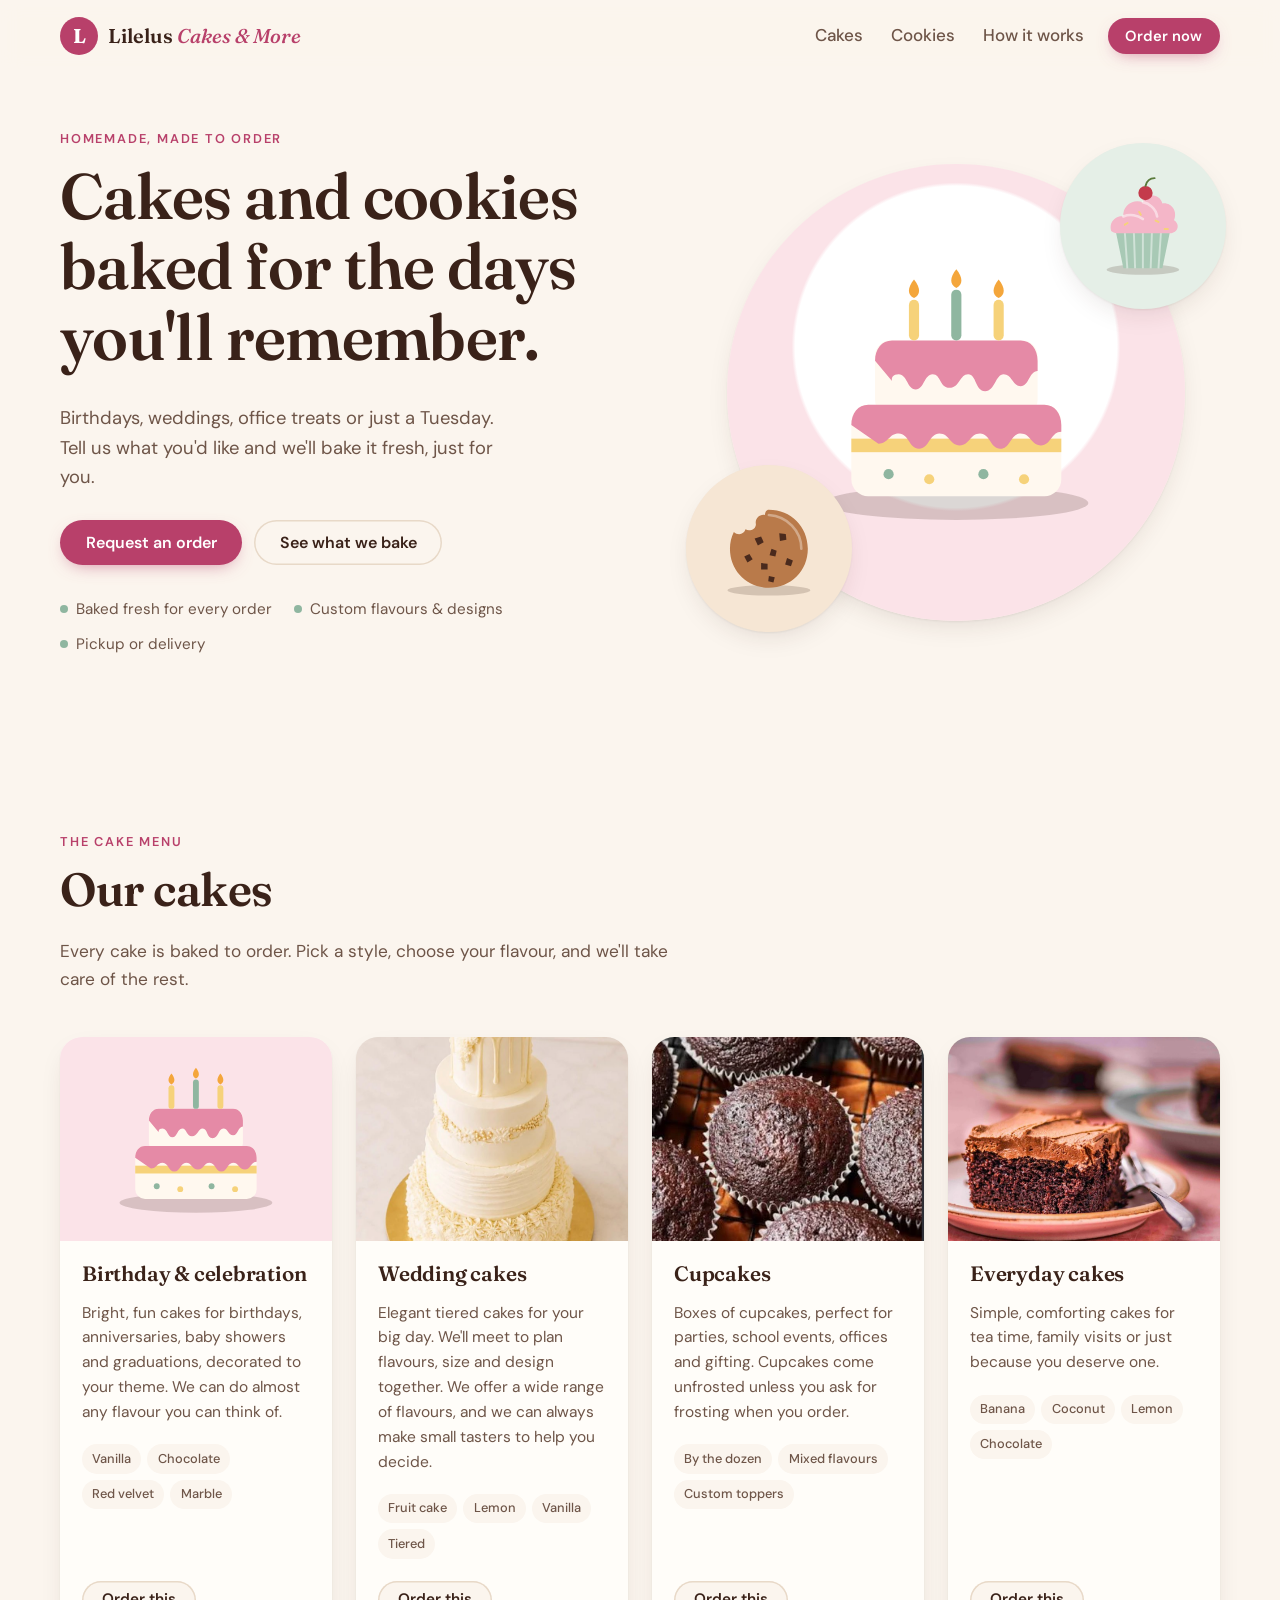
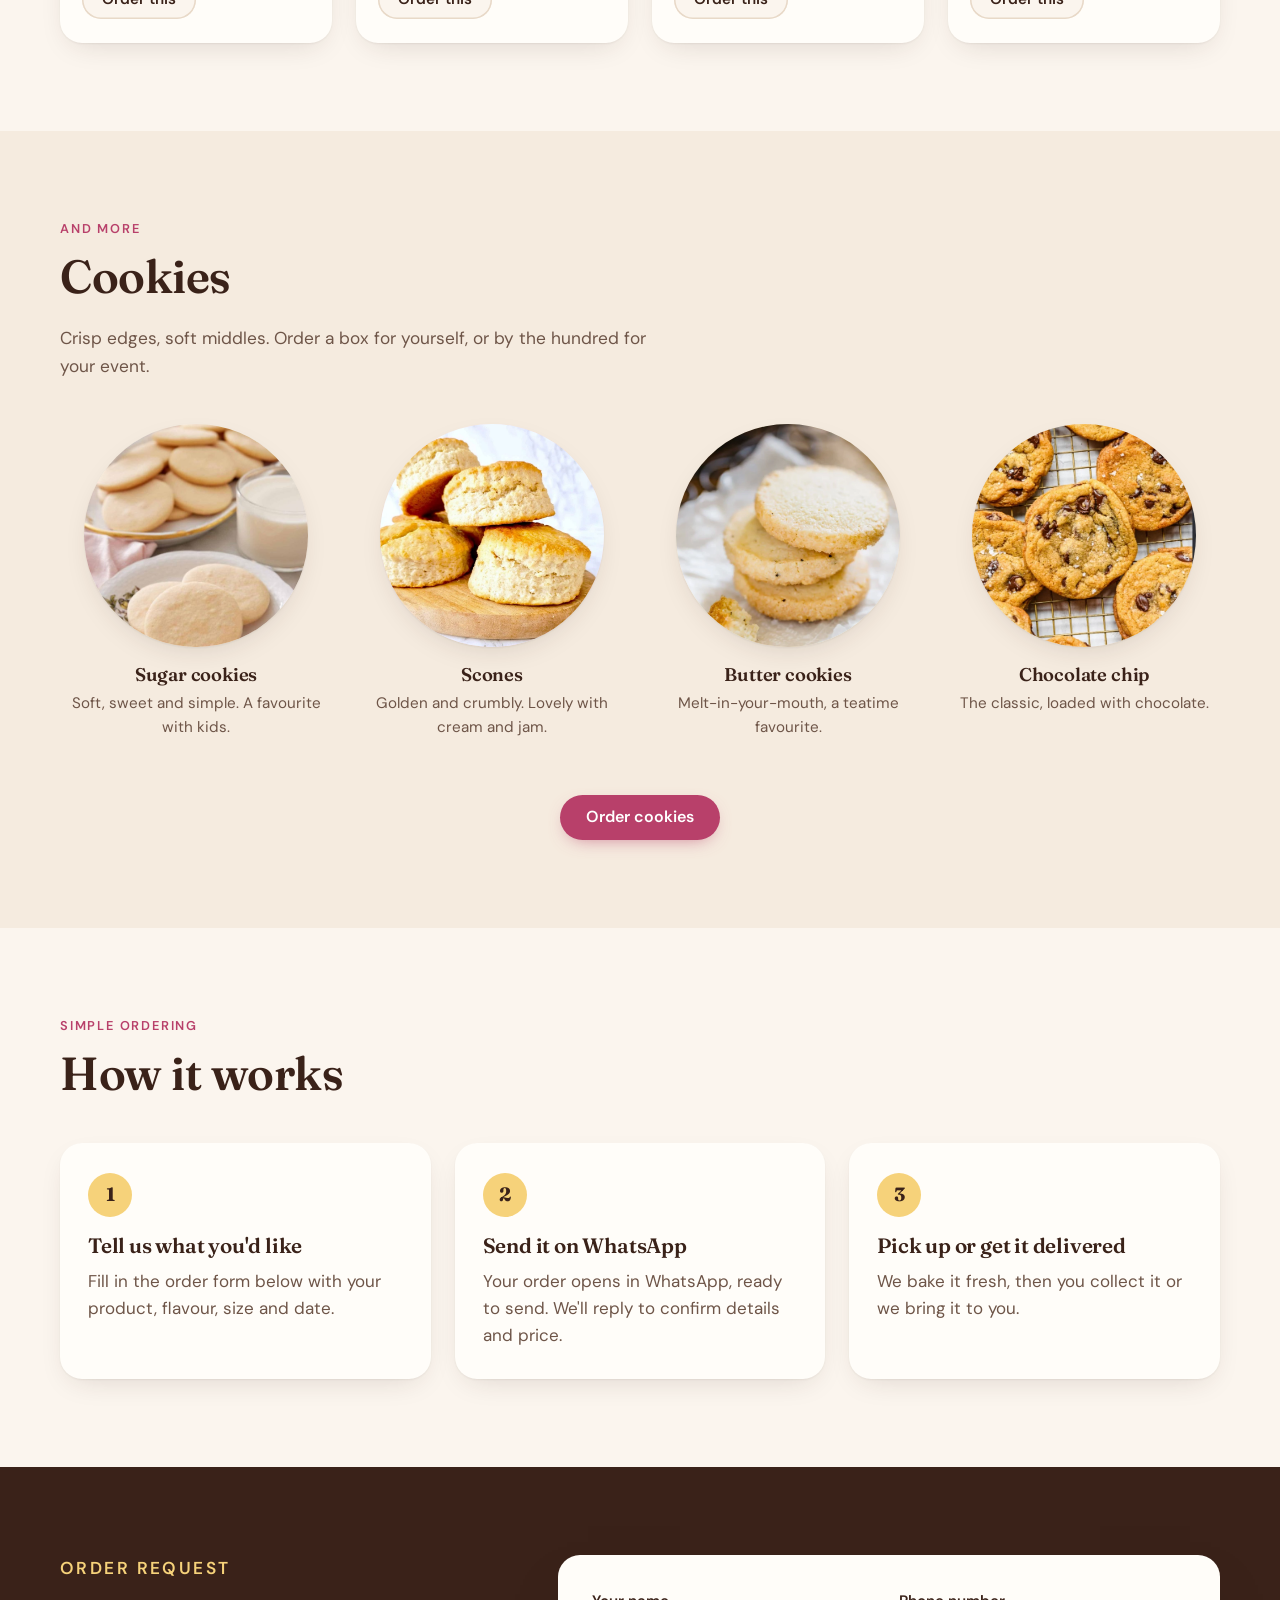
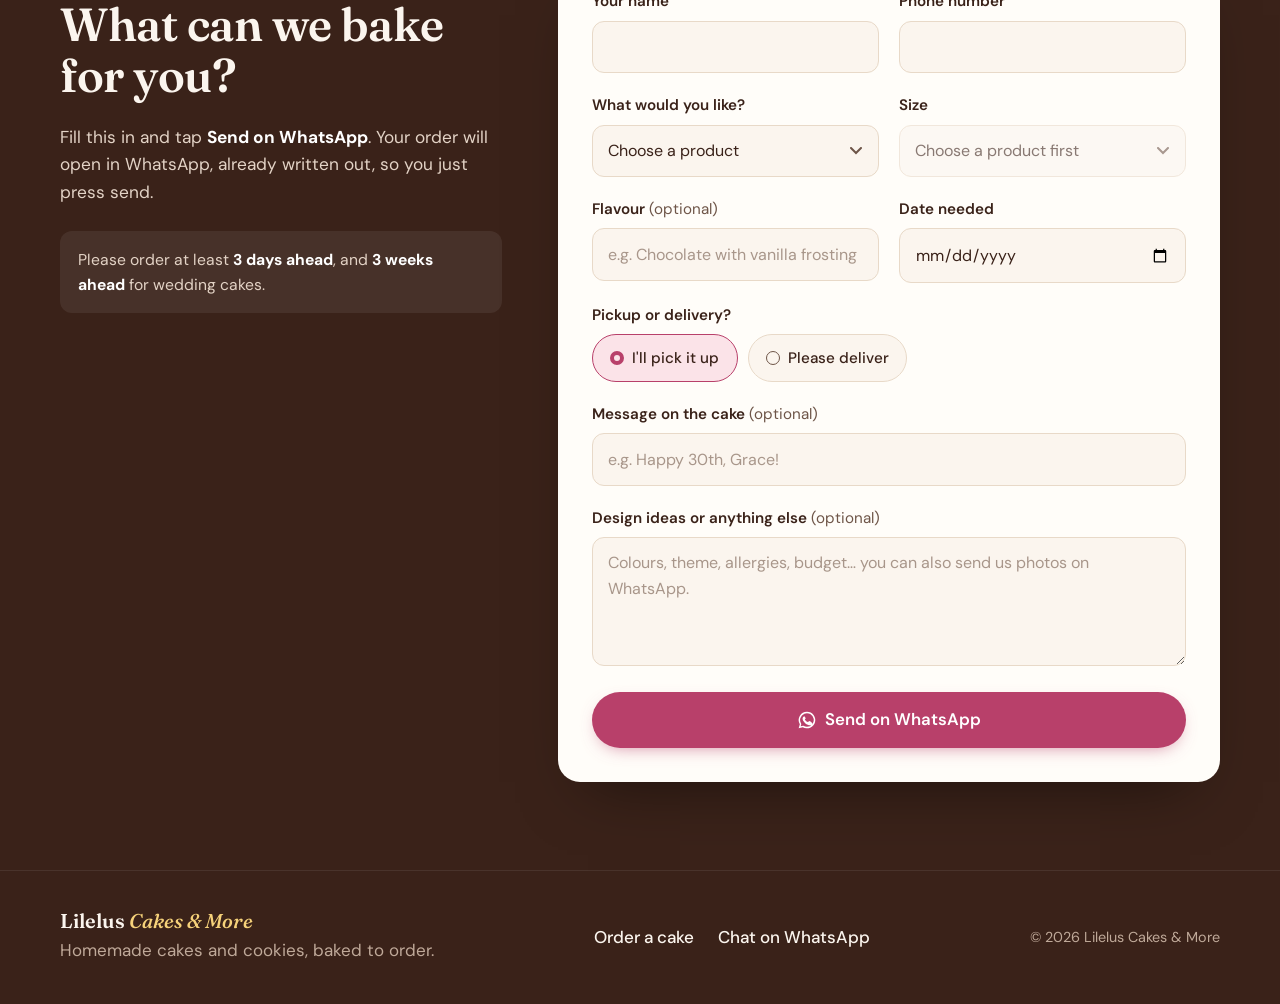
<file: index.html>
<!doctype html>
<html lang="en" class="no-js">
<head>
  <meta charset="utf-8" />
  <meta name="viewport" content="width=device-width, initial-scale=1" />
  <title>Lilelus Cakes &amp; More</title>
  <meta name="description" content="Homemade celebration cakes, wedding cakes, cupcakes, everyday cakes and cookies by Lilelus Cakes & More. Order on WhatsApp." />
  <link rel="preconnect" href="https://fonts.googleapis.com" />
  <link rel="preconnect" href="https://fonts.gstatic.com" crossorigin />
  <link href="https://fonts.googleapis.com/css2?family=Fraunces:opsz,wght@9..144,500;9..144,600;9..144,700&family=DM+Sans:wght@400;500;600&display=swap" rel="stylesheet" />
  <link rel="stylesheet" href="styles.css" />
</head>
<body>

  <!-- SVG illustrations, reused by the product cards. Swap for real photos later (see README.md). -->
  <svg width="0" height="0" style="position:absolute" aria-hidden="true">
    <defs>
      <symbol id="ill-celebration" viewBox="0 0 200 170">
        <ellipse cx="100" cy="150" rx="78" ry="10" fill="currentColor" opacity=".18"/>
        <rect x="38" y="92" width="124" height="54" rx="10" fill="#fff8ef"/>
        <rect x="38" y="112" width="124" height="8" fill="var(--c2)"/>
        <rect x="52" y="54" width="96" height="44" rx="9" fill="#fff8ef"/>
        <path d="M52 66c0-7 4-12 10-12h76c6 0 10 5 10 12v6c-5 0-5 9-10 9s-5-7-10-7-5 10-11 10-5-10-10-10-5 8-11 8-5-8-10-8-5 9-10 9-5-9-10-9-4 4-4 4z" fill="var(--c1)"/>
        <path d="M38 104c0-7 4-12 10-12h104c6 0 10 5 10 12v4c-6 0-6 8-12 8s-6-7-12-7-6 9-12 9-6-9-12-9-6 7-12 7-6-7-12-7-6 9-12 9-6-9-12-9-6 6-12 6z" fill="var(--c1)"/>
        <rect x="72" y="30" width="6" height="24" rx="3" fill="var(--c2)"/>
        <rect x="97" y="24" width="6" height="30" rx="3" fill="var(--c3)"/>
        <rect x="122" y="30" width="6" height="24" rx="3" fill="var(--c2)"/>
        <path d="M75 18c4 5 4 9 0 11-4-2-4-6 0-11z" fill="#f4a63b"/>
        <path d="M100 12c4 5 4 9 0 11-4-2-4-6 0-11z" fill="#f4a63b"/>
        <path d="M125 18c4 5 4 9 0 11-4-2-4-6 0-11z" fill="#f4a63b"/>
        <circle cx="60" cy="133" r="3" fill="var(--c3)"/><circle cx="84" cy="136" r="3" fill="var(--c2)"/>
        <circle cx="116" cy="133" r="3" fill="var(--c3)"/><circle cx="140" cy="136" r="3" fill="var(--c2)"/>
      </symbol>

      <symbol id="ill-wedding" viewBox="0 0 200 170">
        <ellipse cx="100" cy="152" rx="74" ry="9" fill="currentColor" opacity=".18"/>
        <rect x="44" y="110" width="112" height="40" rx="6" fill="#fffaf3"/>
        <rect x="60" y="74" width="80" height="38" rx="6" fill="#fffaf3"/>
        <rect x="74" y="42" width="52" height="34" rx="6" fill="#fffaf3"/>
        <path d="M44 120h112M60 84h80M74 52h52" stroke="var(--c1)" stroke-width="3" stroke-dasharray="1 7" stroke-linecap="round"/>
        <path d="M44 144h112M60 108h80M74 72h52" stroke="var(--c2)" stroke-width="2"/>
        <g fill="var(--c1)">
          <circle cx="126" cy="40" r="9"/><circle cx="116" cy="36" r="6"/><circle cx="133" cy="31" r="5"/>
          <circle cx="146" cy="76" r="7"/><circle cx="56" cy="110" r="7"/>
        </g>
        <path d="M110 44c6-4 10-2 12 2M138 80c3-3 8-3 9 1" stroke="var(--c3)" stroke-width="3" fill="none" stroke-linecap="round"/>
        <path d="M120 34l8 12M48 116l10-8" stroke="var(--c3)" stroke-width="3" stroke-linecap="round"/>
      </symbol>

      <symbol id="ill-cupcake" viewBox="0 0 200 170">
        <ellipse cx="100" cy="152" rx="56" ry="8" fill="currentColor" opacity=".18"/>
        <path d="M58 92h84l-12 58H70z" fill="var(--c2)"/>
        <path d="M72 92l4 58M86 92l2 58M100 92v58M114 92l-2 58M128 92l-4 58" stroke="#fff" stroke-opacity=".45" stroke-width="3"/>
        <path d="M52 94c-6-14 6-26 18-24-2-16 14-28 30-22 4-14 26-14 30 2 14-2 24 12 18 26 10 6 6 20-6 20H62c-12 0-16-12-10-2z" fill="var(--c1)"/>
        <path d="M70 70c10-4 22-2 30 4M100 48c10 2 20 10 22 22" stroke="#fff" stroke-opacity=".5" stroke-width="4" fill="none" stroke-linecap="round"/>
        <circle cx="104" cy="34" r="11" fill="#c43b4b"/>
        <path d="M104 23c2-8 8-12 14-12" stroke="#5a7a3a" stroke-width="3" fill="none" stroke-linecap="round"/>
        <g fill="var(--c3)"><rect x="70" y="80" width="8" height="3" rx="1.5" transform="rotate(-30 74 81)"/><rect x="118" y="76" width="8" height="3" rx="1.5" transform="rotate(25 122 77)"/><rect x="92" y="64" width="8" height="3" rx="1.5" transform="rotate(60 96 65)"/><rect x="132" y="88" width="8" height="3" rx="1.5"/></g>
      </symbol>

      <symbol id="ill-everyday" viewBox="0 0 200 170">
        <ellipse cx="100" cy="146" rx="80" ry="10" fill="currentColor" opacity=".18"/>
        <path d="M36 90c0-20 28-34 64-34s64 14 64 34v40c0 8-6 12-14 12H50c-8 0-14-4-14-12z" fill="var(--c2)"/>
        <path d="M36 92c0-20 28-34 64-34s64 14 64 34c0 6-6 8-10 4-4 8-12 8-16 2-6 8-16 8-20 0-6 8-16 8-22 0-4 8-14 8-18 0-6 6-14 4-16-2-6 4-14 2-16-4-4 4-10 2-10-4z" fill="var(--c1)"/>
        <path d="M120 110l44 0v20c0 8-6 12-14 12h-30z" fill="#fff8ef" opacity=".0"/>
        <g stroke="#fff" stroke-opacity=".55" stroke-width="3" stroke-linecap="round">
          <path d="M60 116h20M92 124h18M124 114h20M70 132h14M110 134h16"/>
        </g>
        <g fill="var(--c3)"><circle cx="70" cy="70" r="4"/><circle cx="100" cy="64" r="4"/><circle cx="130" cy="70" r="4"/><circle cx="86" cy="80" r="3"/><circle cx="116" cy="80" r="3"/></g>
      </symbol>

      <symbol id="ill-cookie" viewBox="0 0 200 170">
        <ellipse cx="100" cy="150" rx="64" ry="8" fill="currentColor" opacity=".18"/>
        <path d="M100 26c34 0 60 26 60 60s-26 60-60 60-60-26-60-60c0-10 2-18 6-26 6 6 16 4 18-4 6 4 16 0 16-8-2-8 6-16 14-14 0-4 2-8 6-8z" fill="var(--c1)"/>
        <path d="M100 34c28 2 50 24 50 52" stroke="#fff" stroke-opacity=".35" stroke-width="4" fill="none" stroke-linecap="round"/>
        <g fill="var(--c2)">
          <path d="M78 70l10-3 4 9-9 5z"/><path d="M116 62l10 1 1 9-10 2z"/><path d="M128 100l9 4-3 9-9-3z"/>
          <path d="M88 108l10 1 0 9-10 0z"/><path d="M62 98l8-4 5 8-8 5z"/><path d="M104 86l8 3-2 9-9-2z"/><path d="M100 128l9 2-2 8-8-2z"/>
        </g>
      </symbol>

      <symbol id="ill-sugar" viewBox="0 0 200 170">
        <ellipse cx="100" cy="150" rx="64" ry="8" fill="currentColor" opacity=".18"/>
        <path d="M100 30l17 34 37 6-27 26 6 37-33-17-33 17 6-37-27-26 37-6z" fill="#f2d3a2" stroke="#e6bd7f" stroke-width="3" stroke-linejoin="round"/>
        <path d="M100 44l12 25 27 4-20 19 5 27-24-13-24 13 5-27-20-19 27-4z" fill="var(--c1)"/>
        <g fill="#fff"><circle cx="100" cy="72" r="3"/><circle cx="86" cy="92" r="3"/><circle cx="114" cy="92" r="3"/><circle cx="100" cy="108" r="3"/></g>
      </symbol>

      <symbol id="ill-butter" viewBox="0 0 200 170">
        <ellipse cx="100" cy="150" rx="70" ry="8" fill="currentColor" opacity=".18"/>
        <circle cx="76" cy="96" r="44" fill="var(--c1)"/>
        <circle cx="76" cy="96" r="34" fill="none" stroke="#fff" stroke-opacity=".4" stroke-width="3" stroke-dasharray="2 8" stroke-linecap="round"/>
        <circle cx="132" cy="84" r="40" fill="var(--c2)"/>
        <circle cx="132" cy="84" r="16" fill="var(--c3, #c43b4b)"/>
        <circle cx="128" cy="80" r="5" fill="#fff" opacity=".45"/>
        <circle cx="132" cy="84" r="31" fill="none" stroke="#fff" stroke-opacity=".35" stroke-width="3"/>
      </symbol>

      <symbol id="ill-oat" viewBox="0 0 200 170">
        <ellipse cx="100" cy="150" rx="64" ry="8" fill="currentColor" opacity=".18"/>
        <path d="M100 28c32 0 58 26 58 58 0 34-26 60-58 60S42 120 42 86c0-32 26-58 58-58z" fill="var(--c1)"/>
        <g fill="var(--c2)" opacity=".9">
          <ellipse cx="80" cy="66" rx="7" ry="4" transform="rotate(-20 80 66)"/><ellipse cx="122" cy="70" rx="7" ry="4" transform="rotate(30 122 70)"/>
          <ellipse cx="70" cy="104" rx="7" ry="4" transform="rotate(10 70 104)"/><ellipse cx="132" cy="108" rx="7" ry="4" transform="rotate(-30 132 108)"/>
          <ellipse cx="100" cy="124" rx="7" ry="4"/><ellipse cx="102" cy="88" rx="7" ry="4" transform="rotate(50 102 88)"/>
        </g>
        <g fill="#6b2f3a"><circle cx="92" cy="58" r="4"/><circle cx="116" cy="100" r="4"/><circle cx="84" cy="88" r="4"/><circle cx="124" cy="128" r="3"/><circle cx="72" cy="122" r="3"/></g>
      </symbol>

      <symbol id="ill-scone" viewBox="0 0 200 170">
        <ellipse cx="100" cy="150" rx="66" ry="8" fill="currentColor" opacity=".18"/>
        <path d="M44 138c-4-30 2-56 16-70 24-22 56-22 80 0 14 14 20 40 16 70z" fill="var(--c1)"/>
        <path d="M50 92c16-8 34-10 50-10s34 2 50 10" fill="none" stroke="#fff" stroke-opacity=".45" stroke-width="3" stroke-linecap="round"/>
        <path d="M60 66c10-18 26-26 40-26s30 8 40 26c-12-6-26-8-40-8s-28 2-40 8z" fill="var(--c2)"/>
        <ellipse cx="100" cy="48" rx="26" ry="10" fill="#fffaf0"/>
        <circle cx="100" cy="40" r="9" fill="#c43b4b"/>
        <circle cx="97" cy="37" r="3" fill="#fff" opacity=".5"/>
      </symbol>
    </defs>
  </svg>

  <header class="site-header">
    <div class="wrap header-inner">
      <a href="#top" class="brand" aria-label="Lilelus Cakes and More, home">
        <span class="brand-mark" aria-hidden="true">L</span>
        <span class="brand-name">Lilelus <em>Cakes &amp; More</em></span>
      </a>
      <nav class="nav" aria-label="Main">
        <a href="#cakes">Cakes</a>
        <a href="#cookies">Cookies</a>
        <a href="#how">How it works</a>
      </nav>
      <a href="#order" class="btn btn-primary btn-sm">Order now</a>
    </div>
  </header>

  <main id="top">
    <!-- Hero -->
    <section class="hero">
      <div class="wrap hero-inner">
        <div class="hero-copy">
          <p class="eyebrow">Homemade, made to order</p>
          <h1>Cakes and cookies baked for the days you'll remember.</h1>
          <p class="lede">Birthdays, weddings, office treats or just a Tuesday. Tell us what you'd like and we'll bake it fresh, just for you.</p>
          <div class="hero-actions">
            <a href="#order" class="btn btn-primary">Request an order</a>
            <a href="#cakes" class="btn btn-ghost">See what we bake</a>
          </div>
          <ul class="hero-points">
            <li>Baked fresh for every order</li>
            <li>Custom flavours &amp; designs</li>
            <li>Pickup or delivery</li>
          </ul>
        </div>
        <div class="hero-art" aria-hidden="true">
          <div class="hero-plate">
            <svg class="ill" style="--c1:#e58aa6;--c2:#f6d27a;--c3:#8fb6a0"><use href="#ill-celebration"/></svg>
          </div>
          <div class="hero-chip hero-chip-a">
            <svg class="ill" style="--c1:#b97a4a;--c2:#4a2a1d"><use href="#ill-cookie"/></svg>
          </div>
          <div class="hero-chip hero-chip-b">
            <svg class="ill" style="--c1:#f4b6c8;--c2:#a8c9b5;--c3:#f6d27a"><use href="#ill-cupcake"/></svg>
          </div>
        </div>
      </div>
    </section>

    <!-- Cakes -->
    <section id="cakes" class="section">
      <div class="wrap">
        <div class="section-head">
          <p class="eyebrow">The cake menu</p>
          <h2>Our cakes</h2>
          <p>Every cake is baked to order. Pick a style, choose your flavour, and we'll take care of the rest.</p>
        </div>

        <div class="grid grid-cakes">
          <article class="card reveal">
            <div class="card-media" style="--bg:#fbe3e8">
              <svg class="ill" style="--c1:#e58aa6;--c2:#f6d27a;--c3:#8fb6a0"><use href="#ill-celebration"/></svg>
            </div>
            <div class="card-body">
              <h3>Birthday &amp; celebration</h3>
              <p>Bright, fun cakes for birthdays, anniversaries, baby showers and graduations, decorated to your theme. We can do almost any flavour you can think of.</p>
              <ul class="tags"><li>Vanilla</li><li>Chocolate</li><li>Red velvet</li><li>Marble</li></ul>
              <button class="btn btn-card" data-product="Birthday &amp; celebration cake">Order this</button>
            </div>
          </article>

          <article class="card reveal">
            <div class="card-media" style="--bg:#f3ede2">
              <img src="images/wedding-cake.jpg" alt="Four-tier white wedding cake with piped flowers, a drip top tier and gold pearls on a gold board">
            </div>
            <div class="card-body">
              <h3>Wedding cakes</h3>
              <p>Elegant tiered cakes for your big day. We'll meet to plan flavours, size and design together. We offer a wide range of flavours, and we can always make small tasters to help you decide.</p>
              <ul class="tags"><li>Fruit cake</li><li>Lemon</li><li>Vanilla</li><li>Tiered</li></ul>
              <button class="btn btn-card" data-product="Wedding cake">Order this</button>
            </div>
          </article>

          <article class="card reveal">
            <div class="card-media" style="--bg:#e5efe7">
              <img src="images/chocolate-cupcakes.webp" alt="Chocolate cupcakes in white paper cases on a cooling rack">
            </div>
            <div class="card-body">
              <h3>Cupcakes</h3>
              <p>Boxes of cupcakes, perfect for parties, school events, offices and gifting. Cupcakes come unfrosted unless you ask for frosting when you order.</p>
              <ul class="tags"><li>By the dozen</li><li>Mixed flavours</li><li>Custom toppers</li></ul>
              <button class="btn btn-card" data-product="Cupcakes">Order this</button>
            </div>
          </article>

          <article class="card reveal">
            <div class="card-media" style="--bg:#fbecd6">
              <img src="images/chocolate-everyday-cake.jpg" alt="A slice of chocolate cake with chocolate frosting on a plate">
            </div>
            <div class="card-body">
              <h3>Everyday cakes</h3>
              <p>Simple, comforting cakes for tea time, family visits or just because you deserve one.</p>
              <ul class="tags"><li>Banana</li><li>Coconut</li><li>Lemon</li><li>Chocolate</li></ul>
              <button class="btn btn-card" data-product="Everyday cake">Order this</button>
            </div>
          </article>
        </div>
      </div>
    </section>

    <!-- Cookies -->
    <section id="cookies" class="section section-tint">
      <div class="wrap">
        <div class="section-head">
          <p class="eyebrow">And more</p>
          <h2>Cookies</h2>
          <p>Crisp edges, soft middles. Order a box for yourself, or by the hundred for your event.</p>
        </div>

        <div class="grid grid-cookies">
          <article class="mini reveal">
            <div class="mini-media" style="--bg:#fbf3e4">
              <img src="images/sugar-cookies.jpg" alt="Round sugar cookies on a plate with a glass of milk">
            </div>
            <h3>Sugar cookies</h3>
            <p>Soft, sweet and simple. A favourite with kids.</p>
          </article>
          <article class="mini reveal">
            <div class="mini-media" style="--bg:#fbe3e8">
              <img src="images/scones.jpg" alt="A pile of golden scones on a wooden board">
            </div>
            <h3>Scones</h3>
            <p>Golden and crumbly. Lovely with cream and jam.</p>
          </article>
          <article class="mini reveal">
            <div class="mini-media" style="--bg:#fbf0d4">
              <img src="images/butter-cookies.webp" alt="A stack of round butter cookies on a plate">
            </div>
            <h3>Butter cookies</h3>
            <p>Melt-in-your-mouth, a teatime favourite.</p>
          </article>
          <article class="mini reveal">
            <div class="mini-media" style="--bg:#f6e6d4">
              <img src="images/chocolate-chip-cookies.webp" alt="Chocolate chip cookies sprinkled with sea salt on a cooling rack">
            </div>
            <h3>Chocolate chip</h3>
            <p>The classic, loaded with chocolate.</p>
          </article>
        </div>
        <div class="center">
          <button class="btn btn-primary" data-product="Cookies">Order cookies</button>
        </div>
      </div>
    </section>

    <!-- How it works -->
    <section id="how" class="section">
      <div class="wrap">
        <div class="section-head">
          <p class="eyebrow">Simple ordering</p>
          <h2>How it works</h2>
        </div>
        <ol class="steps">
          <li class="reveal">
            <span class="step-num">1</span>
            <h3>Tell us what you'd like</h3>
            <p>Fill in the order form below with your product, flavour, size and date.</p>
          </li>
          <li class="reveal">
            <span class="step-num">2</span>
            <h3>Send it on WhatsApp</h3>
            <p>Your order opens in WhatsApp, ready to send. We'll reply to confirm details and price.</p>
          </li>
          <li class="reveal">
            <span class="step-num">3</span>
            <h3>Pick up or get it delivered</h3>
            <p>We bake it fresh, then you collect it or we bring it to you.</p>
          </li>
        </ol>
      </div>
    </section>

    <!-- Order form -->
    <section id="order" class="section section-order">
      <div class="wrap order-inner">
        <div class="order-intro">
          <p class="eyebrow">Order request</p>
          <h2>What can we bake for you?</h2>
          <p>Fill this in and tap <strong>Send on WhatsApp</strong>. Your order will open in WhatsApp, already written out, so you just press send.</p>
          <p class="order-note">Please order at least <strong>3 days ahead</strong>, and <strong>3 weeks ahead</strong> for wedding cakes.</p>
        </div>

        <form id="order-form" class="order-form" novalidate>
          <div class="field-row">
            <div class="field">
              <label for="name">Your name</label>
              <input id="name" name="name" type="text" autocomplete="name" required />
              <span class="error" data-for="name">Please enter your name.</span>
            </div>
            <div class="field">
              <label for="phone">Phone number</label>
              <input id="phone" name="phone" type="tel" autocomplete="tel" inputmode="tel" required />
              <span class="error" data-for="phone">Please enter a phone number we can reach you on.</span>
            </div>
          </div>

          <div class="field-row">
            <div class="field">
              <label for="product">What would you like?</label>
              <select id="product" name="product" required>
                <option value="">Choose a product</option>
                <option>Birthday &amp; celebration cake</option>
                <option>Wedding cake</option>
                <option>Cupcakes</option>
                <option>Everyday cake</option>
                <option>Cookies</option>
                <option>Something else</option>
              </select>
              <span class="error" data-for="product">Please choose a product.</span>
            </div>
            <div class="field">
              <label for="size" id="size-label">Size</label>
              <select id="size" name="size" required disabled>
                <option value="">Choose a product first</option>
              </select>
              <span class="error" data-for="size">Please choose a size or quantity.</span>
            </div>
          </div>

          <div class="field-row">
            <div class="field">
              <label for="flavour">Flavour <span class="opt">(optional)</span></label>
              <input id="flavour" name="flavour" type="text" placeholder="e.g. Chocolate with vanilla frosting" />
            </div>
            <div class="field">
              <label for="date">Date needed</label>
              <input id="date" name="date" type="date" required />
              <span class="error" data-for="date">Please choose a date at least 3 days from today.</span>
            </div>
          </div>

          <fieldset class="field">
            <legend>Pickup or delivery?</legend>
            <div class="choice-group">
              <label class="choice"><input type="radio" name="fulfilment" value="Pickup" checked /> <span>I'll pick it up</span></label>
              <label class="choice"><input type="radio" name="fulfilment" value="Delivery" /> <span>Please deliver</span></label>
            </div>
          </fieldset>

          <div class="field" id="address-field" hidden>
            <label for="address">Delivery location</label>
            <input id="address" name="address" type="text" autocomplete="street-address" placeholder="Area, street, landmark" />
            <span class="error" data-for="address">Please tell us where to deliver.</span>
          </div>

          <div class="field">
            <label for="inscription">Message on the cake <span class="opt">(optional)</span></label>
            <input id="inscription" name="inscription" type="text" maxlength="60" placeholder="e.g. Happy 30th, Grace!" />
          </div>

          <div class="field">
            <label for="notes">Design ideas or anything else <span class="opt">(optional)</span></label>
            <textarea id="notes" name="notes" rows="4" placeholder="Colours, theme, allergies, budget… you can also send us photos on WhatsApp."></textarea>
          </div>

          <button type="submit" class="btn btn-primary btn-block btn-whatsapp">
            <svg viewBox="0 0 24 24" width="20" height="20" aria-hidden="true"><path fill="currentColor" d="M12 2a10 10 0 0 0-8.6 15.1L2 22l5-1.3A10 10 0 1 0 12 2zm0 18.2c-1.5 0-3-.4-4.3-1.2l-.3-.2-3 .8.8-2.9-.2-.3A8.2 8.2 0 1 1 12 20.2zm4.5-6.1c-.2-.1-1.5-.7-1.7-.8-.2-.1-.4-.1-.6.1l-.8 1c-.1.2-.3.2-.5.1a6.7 6.7 0 0 1-3.3-2.9c-.2-.4.2-.4.7-1.3.1-.2 0-.3 0-.4l-.8-1.8c-.2-.5-.4-.4-.6-.4h-.5a1 1 0 0 0-.7.3c-.2.3-1 1-1 2.4s1 2.8 1.2 3c.1.2 2 3.1 4.9 4.3 1.8.8 2.5.8 3.4.7.6-.1 1.7-.7 1.9-1.4.2-.7.2-1.2.2-1.4l-.4-.2z"/></svg>
            Send on WhatsApp
          </button>
          <p class="form-status" id="form-status" role="status" aria-live="polite"></p>
        </form>
      </div>
    </section>
  </main>

  <footer class="site-footer">
    <div class="wrap footer-inner">
      <div>
        <p class="brand-name footer-brand">Lilelus <em>Cakes &amp; More</em></p>
        <p class="muted">Homemade cakes and cookies, baked to order.</p>
      </div>
      <div class="footer-links">
        <a href="#order">Order a cake</a>
        <a href="#" id="footer-whatsapp" target="_blank" rel="noopener">Chat on WhatsApp</a>
      </div>
      <p class="muted small">&copy; <span id="year"></span> Lilelus Cakes &amp; More</p>
    </div>
  </footer>

  <script src="script.js"></script>
</body>
</html>
</file>
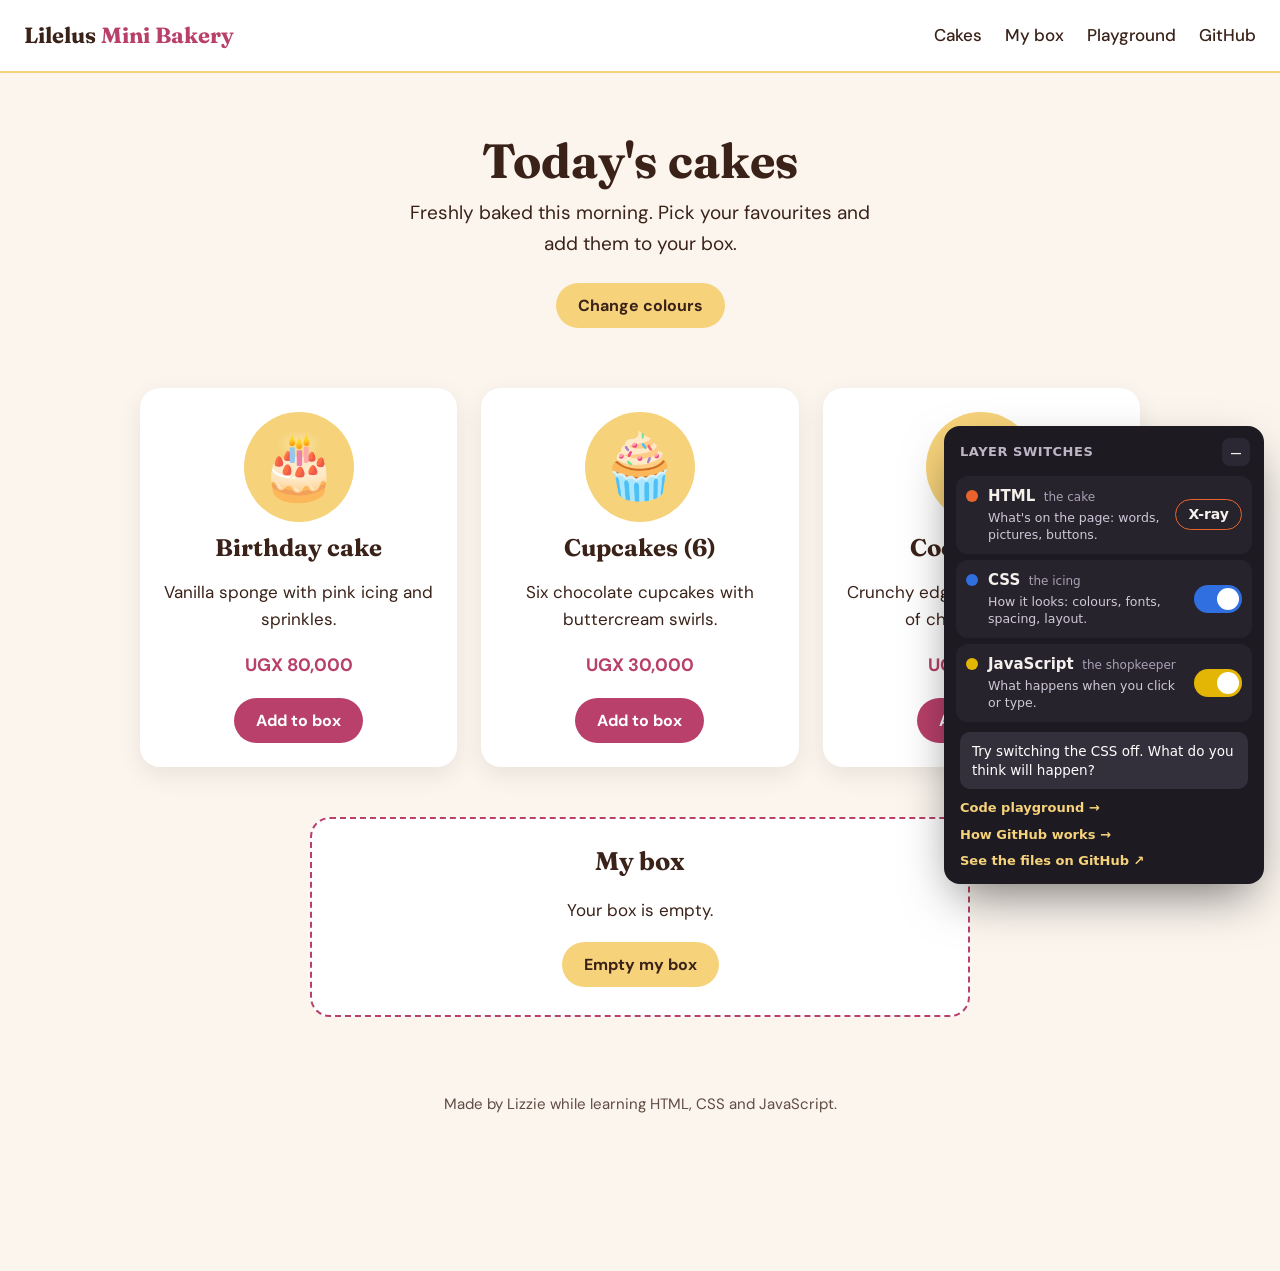
<file: demo/index.html>
<!doctype html>
<html lang="en">
<head>
  <meta charset="utf-8" />
  <meta name="viewport" content="width=device-width, initial-scale=1" />
  <title>Lilelus Mini Bakery · HTML, CSS & JS demo</title>

  <!-- Fonts from Google -->
  <link rel="preconnect" href="https://fonts.googleapis.com" />
  <link rel="preconnect" href="https://fonts.gstatic.com" crossorigin />
  <link href="https://fonts.googleapis.com/css2?family=Fraunces:opsz,wght@9..144,600;9..144,700&family=DM+Sans:wght@400;500;700&display=swap" rel="stylesheet" />

  <!-- 🎨 CSS: the "icing". This one file decides how the whole site looks. -->
  <link rel="stylesheet" href="style.css" id="site-css" />

  <!-- The control panel has its OWN style, so it keeps working when you switch the site's CSS off. -->
  <link rel="stylesheet" href="lab/lab.css" />
</head>
<body>

  <!-- ===================================================
       🍰 HTML: the "cake". Everything you can SEE or READ
       on the page is written here first.
       =================================================== -->
  <div id="site">

    <header class="top-bar">
      <a href="#" class="logo">Lilelus <span>Mini Bakery</span></a>
      <nav>
        <a href="#cakes">Cakes</a>
        <a href="#box">My box</a>
        <a href="playground.html">Playground</a>
        <a href="../github/">GitHub</a>
      </nav>
    </header>

    <main>
      <section class="hero">
        <h1>Today's cakes</h1>
        <p>Freshly baked this morning. Pick your favourites and add them to your box.</p>
        <button id="theme-button" class="button button-light">Change colours</button>
      </section>

      <section id="cakes" class="cakes">
        <article class="cake-card">
          <div class="cake-picture">🎂</div>
          <h2>Birthday cake</h2>
          <p>Vanilla sponge with pink icing and sprinkles.</p>
          <p class="price">UGX 80,000</p>
          <button class="button add-button" data-name="Birthday cake" data-price="80000">Add to box</button>
        </article>

        <article class="cake-card">
          <div class="cake-picture">🧁</div>
          <h2>Cupcakes (6)</h2>
          <p>Six chocolate cupcakes with buttercream swirls.</p>
          <p class="price">UGX 30,000</p>
          <button class="button add-button" data-name="Cupcakes (6)" data-price="30000">Add to box</button>
        </article>

        <article class="cake-card">
          <div class="cake-picture">🍪</div>
          <h2>Cookies (12)</h2>
          <p>Crunchy edges, soft middles, lots of chocolate chips.</p>
          <p class="price">UGX 20,000</p>
          <button class="button add-button" data-name="Cookies (12)" data-price="20000">Add to box</button>
        </article>
      </section>

      <section id="box" class="box">
        <h2>My box</h2>
        <p id="box-summary">Your box is empty.</p>
        <ul id="box-list"></ul>
        <button id="clear-button" class="button button-light">Empty my box</button>
      </section>
    </main>

    <footer class="footer">
      <p>Made by Lizzie while learning HTML, CSS and JavaScript.</p>
    </footer>

  </div>
  <!-- ============ end of the site ============ -->


  <!-- 🎛️ The control panel (the "lab"). It is NOT part of the bakery site.
       It's a tool that switches the site's CSS and JavaScript on and off. -->
  <aside class="lab" id="lab" aria-label="Layer control panel">
    <div class="lab-head">
      <strong>Layer switches</strong>
      <button class="lab-collapse" id="lab-collapse" aria-expanded="true" aria-controls="lab-body" title="Hide or show the panel">–</button>
    </div>

    <div class="lab-body" id="lab-body">
      <div class="lab-row lab-html">
        <div class="lab-label">
          <span class="lab-dot"></span>
          <div>
            <b>HTML</b> <small>the cake</small>
            <p>What's on the page: words, pictures, buttons.</p>
          </div>
        </div>
        <button class="lab-pill" id="xray-toggle" aria-pressed="false">X-ray</button>
      </div>

      <div class="lab-row lab-css">
        <div class="lab-label">
          <span class="lab-dot"></span>
          <div>
            <b>CSS</b> <small>the icing</small>
            <p>How it looks: colours, fonts, spacing, layout.</p>
          </div>
        </div>
        <button class="lab-switch" id="css-toggle" role="switch" aria-checked="true" aria-label="CSS on or off"><span></span></button>
      </div>

      <div class="lab-row lab-js">
        <div class="lab-label">
          <span class="lab-dot"></span>
          <div>
            <b>JavaScript</b> <small>the shopkeeper</small>
            <p>What happens when you click or type.</p>
          </div>
        </div>
        <button class="lab-switch" id="js-toggle" role="switch" aria-checked="true" aria-label="JavaScript on or off"><span></span></button>
      </div>

      <p class="lab-tip" id="lab-tip" aria-live="polite">Try switching the CSS off. What do you think will happen?</p>

      <div class="lab-links">
        <a href="playground.html">Code playground →</a>
        <a href="../github/">How GitHub works →</a>
        <a href="https://github.com/sujjas/lilelus" target="_blank" rel="noopener">See the files on GitHub ↗</a>
      </div>
    </div>
  </aside>

  <!-- ⚡ JavaScript: the "shopkeeper". It makes things happen when you click. -->
  <script src="script.js"></script>

  <!-- The control panel's own JavaScript -->
  <script src="lab/lab.js"></script>
</body>
</html>
</file>
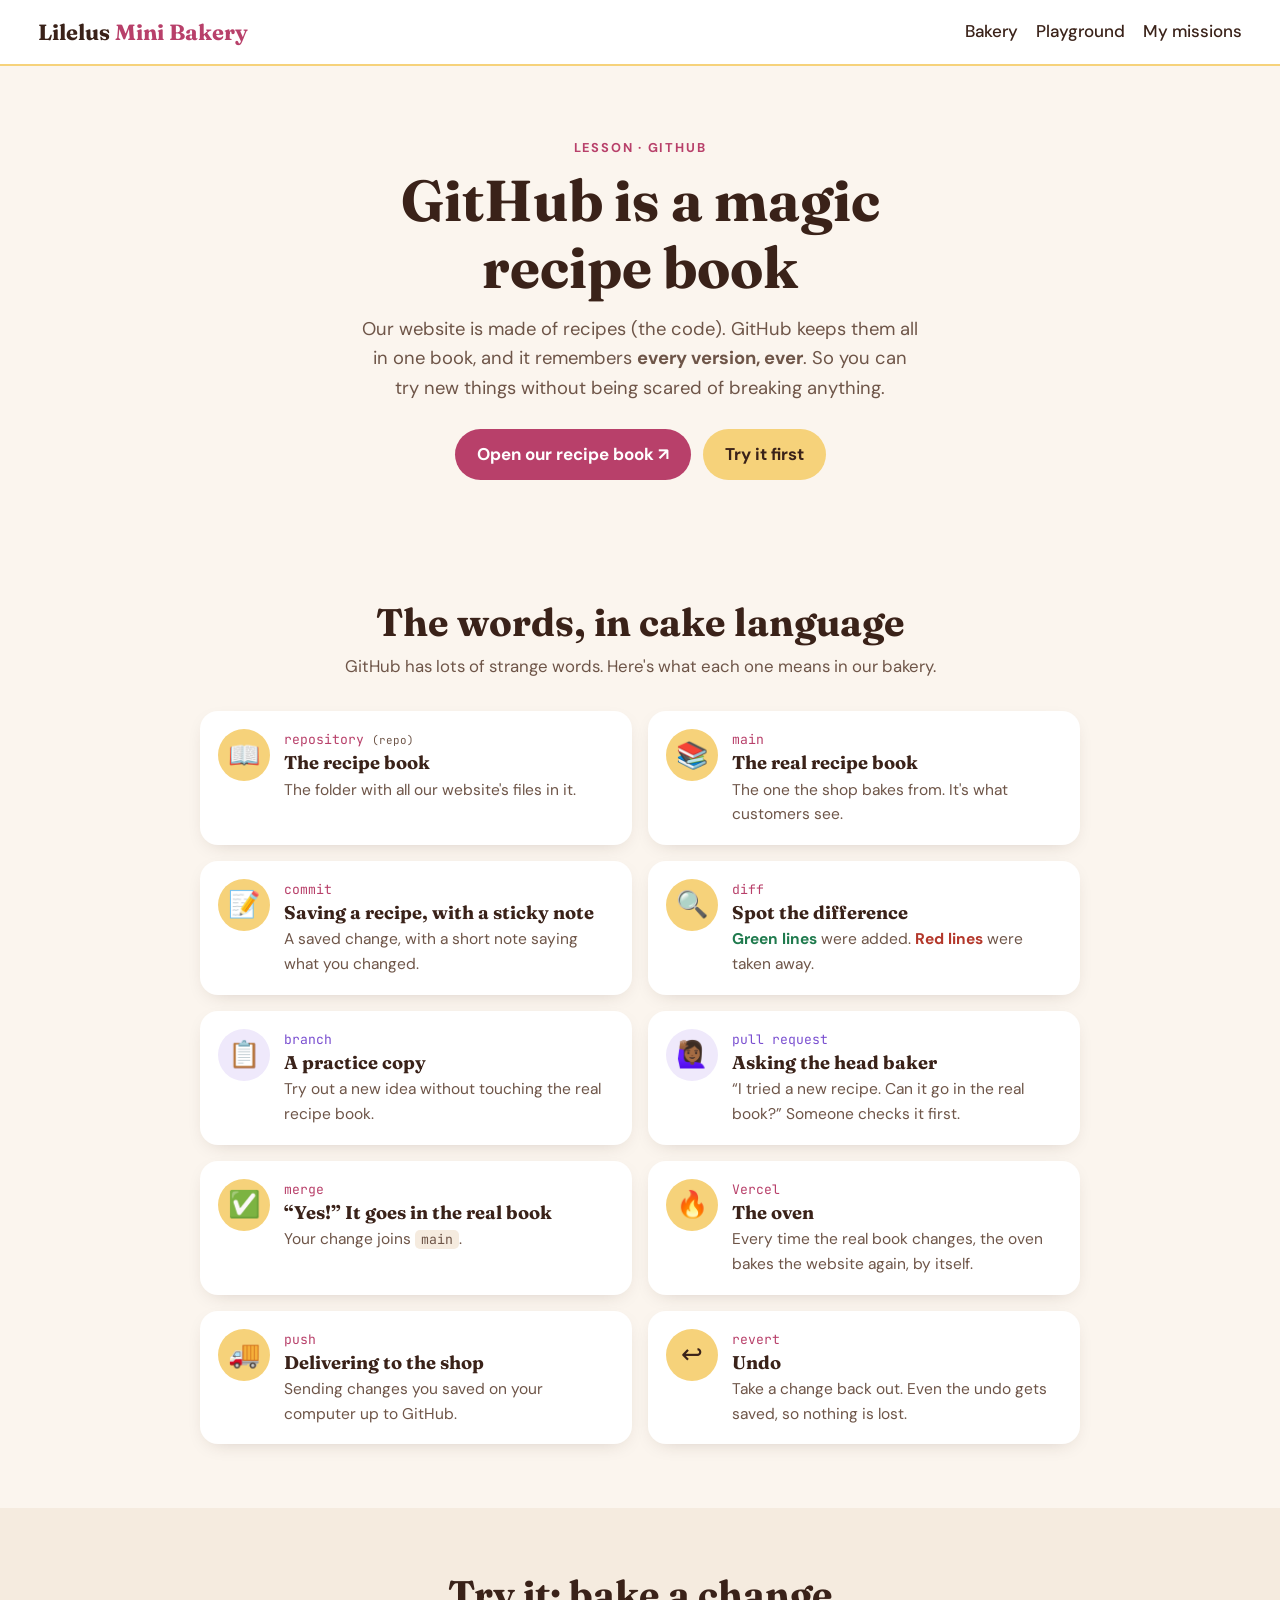
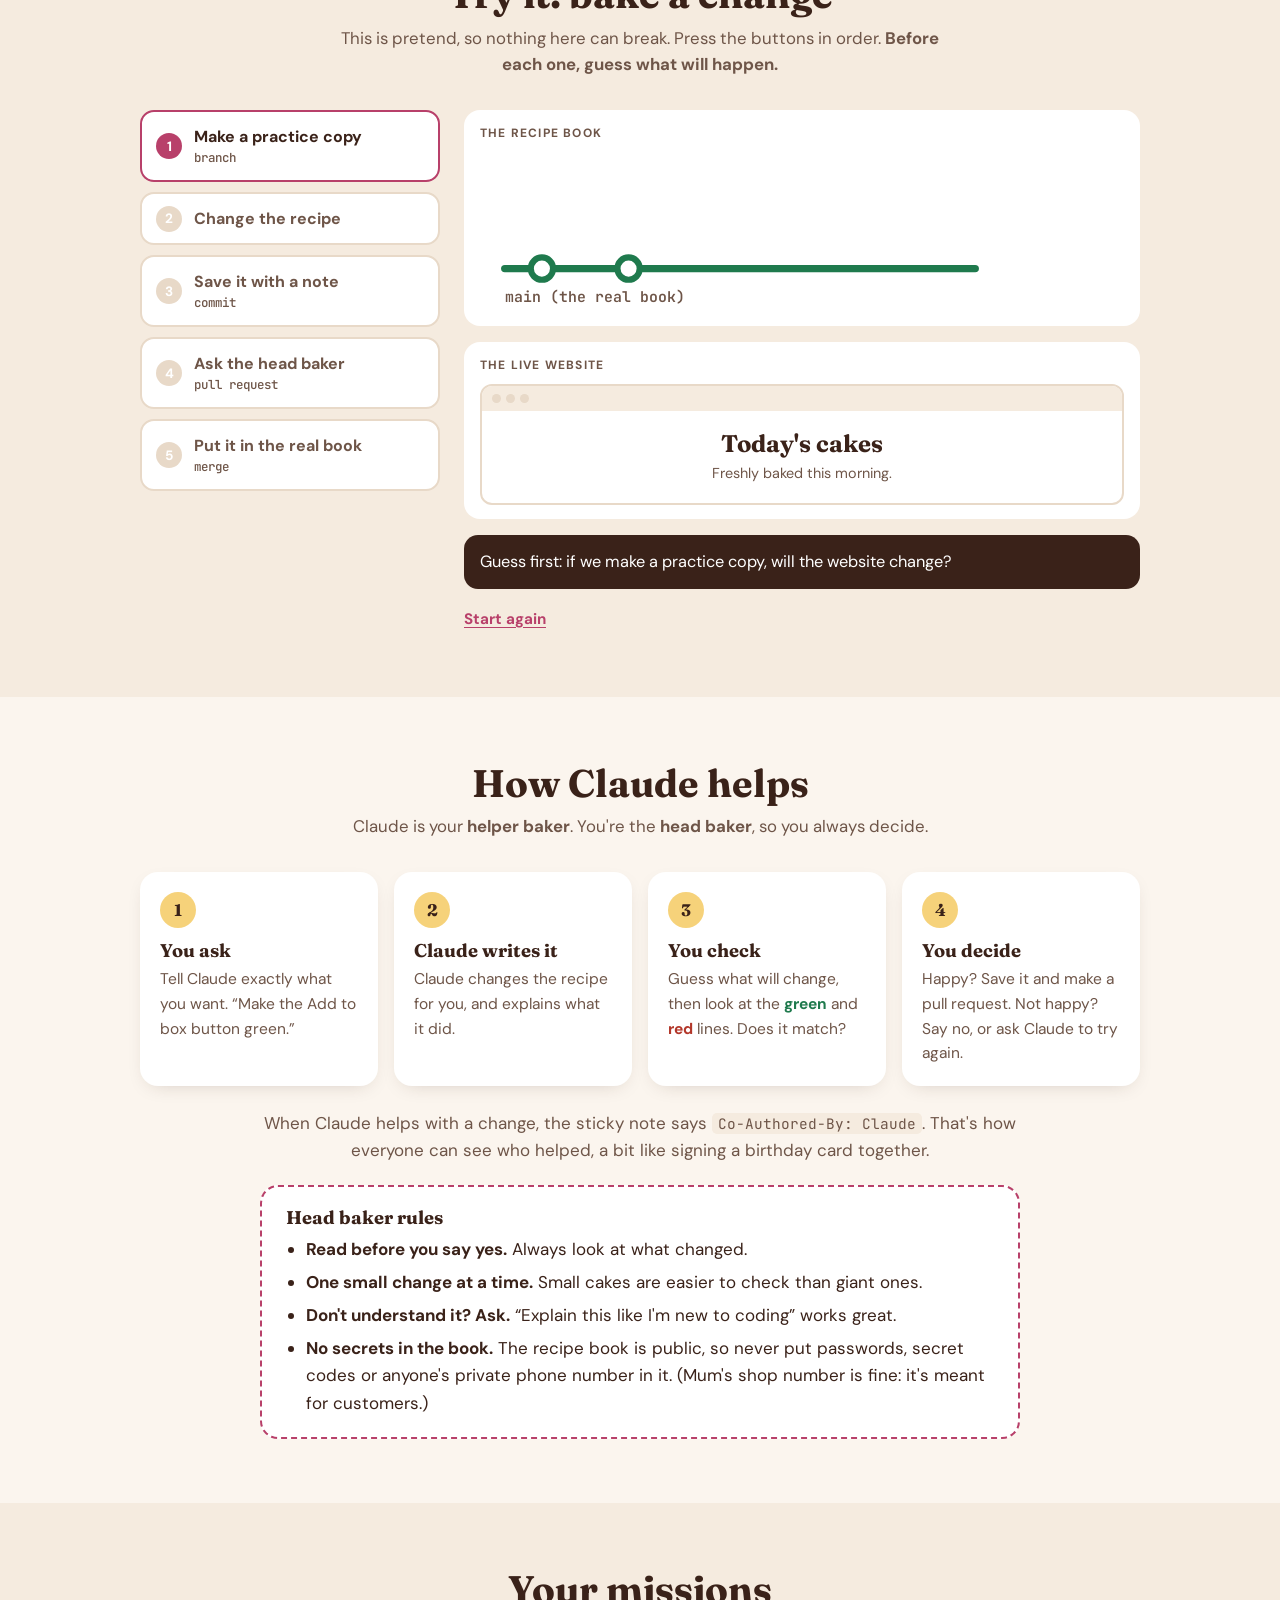
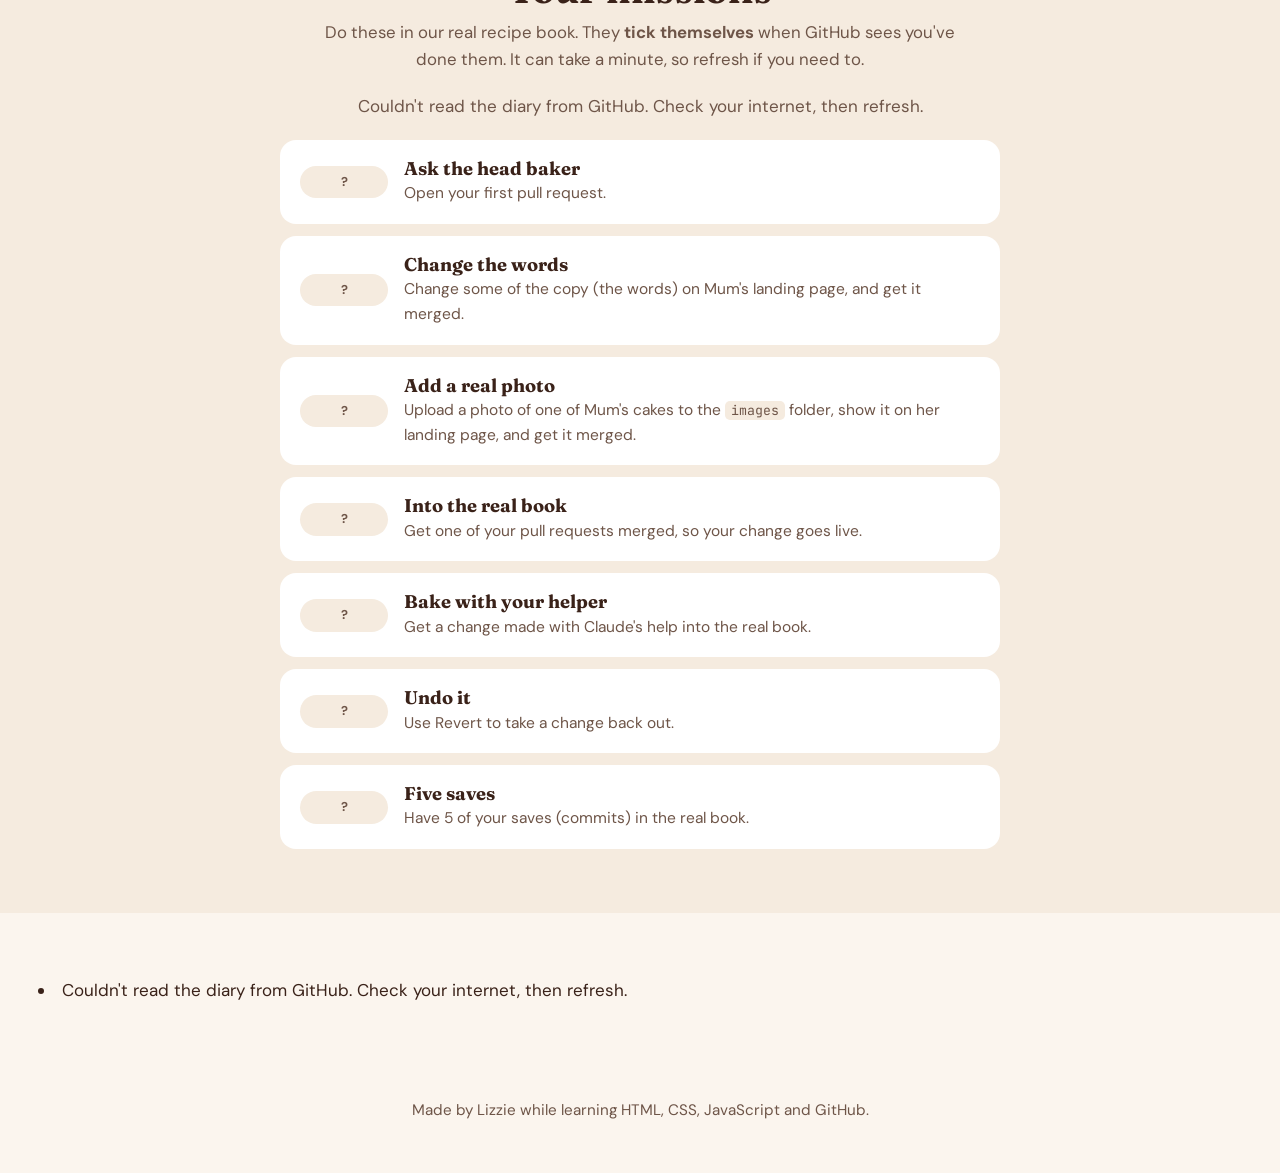
<file: github/index.html>
<!doctype html>
<html lang="en">
<head>
  <meta charset="utf-8" />
  <meta name="viewport" content="width=device-width, initial-scale=1" />
  <title>How GitHub Works · Lilelus Mini Bakery</title>
  <meta name="description" content="GitHub explained in cake words: recipe books, practice copies and the oven that bakes the website." />
  <link rel="preconnect" href="https://fonts.googleapis.com" />
  <link rel="preconnect" href="https://fonts.gstatic.com" crossorigin />
  <link href="https://fonts.googleapis.com/css2?family=Fraunces:opsz,wght@9..144,600;9..144,700&family=DM+Sans:wght@400;500;700&family=JetBrains+Mono:wght@500&display=swap" rel="stylesheet" />
  <link rel="stylesheet" href="github.css" />
</head>
<body>

  <header class="top-bar">
    <a href="../demo/" class="logo">Lilelus <span>Mini Bakery</span></a>
    <nav>
      <a href="../demo/">Bakery</a>
      <a href="../demo/playground.html">Playground</a>
      <a href="#missions">My missions</a>
    </nav>
  </header>

  <main>
    <!-- 1. The big idea -->
    <section class="hero">
      <p class="eyebrow">Lesson · GitHub</p>
      <h1>GitHub is a magic recipe book</h1>
      <p class="lede">Our website is made of recipes (the code). GitHub keeps them all in one book, and it remembers <strong>every version, ever</strong>. So you can try new things without being scared of breaking anything.</p>
      <div class="hero-links">
        <a class="button" href="https://github.com/sujjas/lilelus" target="_blank" rel="noopener">Open our recipe book ↗</a>
        <a class="button button-light" href="#try">Try it first</a>
      </div>
    </section>

    <!-- 2. The words -->
    <section class="section" id="words">
      <div class="section-head">
        <h2>The words, in cake language</h2>
        <p>GitHub has lots of strange words. Here's what each one means in our bakery.</p>
      </div>

      <div class="words">
        <article class="word">
          <div class="word-icon">📖</div>
          <div>
            <p class="term">repository <small>(repo)</small></p>
            <h3>The recipe book</h3>
            <p>The folder with all our website's files in it.</p>
          </div>
        </article>
        <article class="word">
          <div class="word-icon">📚</div>
          <div>
            <p class="term">main</p>
            <h3>The real recipe book</h3>
            <p>The one the shop bakes from. It's what customers see.</p>
          </div>
        </article>
        <article class="word">
          <div class="word-icon">📝</div>
          <div>
            <p class="term">commit</p>
            <h3>Saving a recipe, with a sticky note</h3>
            <p>A saved change, with a short note saying what you changed.</p>
          </div>
        </article>
        <article class="word">
          <div class="word-icon">🔍</div>
          <div>
            <p class="term">diff</p>
            <h3>Spot the difference</h3>
            <p><span class="add">Green lines</span> were added. <span class="del">Red lines</span> were taken away.</p>
          </div>
        </article>
        <article class="word word-branch">
          <div class="word-icon">📋</div>
          <div>
            <p class="term">branch</p>
            <h3>A practice copy</h3>
            <p>Try out a new idea without touching the real recipe book.</p>
          </div>
        </article>
        <article class="word word-branch">
          <div class="word-icon">🙋🏾‍♀️</div>
          <div>
            <p class="term">pull request</p>
            <h3>Asking the head baker</h3>
            <p>“I tried a new recipe. Can it go in the real book?” Someone checks it first.</p>
          </div>
        </article>
        <article class="word">
          <div class="word-icon">✅</div>
          <div>
            <p class="term">merge</p>
            <h3>“Yes!” It goes in the real book</h3>
            <p>Your change joins <code>main</code>.</p>
          </div>
        </article>
        <article class="word">
          <div class="word-icon">🔥</div>
          <div>
            <p class="term">Vercel</p>
            <h3>The oven</h3>
            <p>Every time the real book changes, the oven bakes the website again, by itself.</p>
          </div>
        </article>
        <article class="word">
          <div class="word-icon">🚚</div>
          <div>
            <p class="term">push</p>
            <h3>Delivering to the shop</h3>
            <p>Sending changes you saved on your computer up to GitHub.</p>
          </div>
        </article>
        <article class="word">
          <div class="word-icon">↩️</div>
          <div>
            <p class="term">revert</p>
            <h3>Undo</h3>
            <p>Take a change back out. Even the undo gets saved, so nothing is lost.</p>
          </div>
        </article>
      </div>
    </section>

    <!-- 3. Pretend practice -->
    <section class="section section-tint" id="try">
      <div class="section-head">
        <h2>Try it: bake a change</h2>
        <p>This is pretend, so nothing here can break. Press the buttons in order. <strong>Before each one, guess what will happen.</strong></p>
      </div>

      <div class="sim">
        <ol class="sim-steps" id="sim-steps">
          <li><button data-step="1">Make a practice copy <span class="term">branch</span></button></li>
          <li><button data-step="2" disabled>Change the recipe</button></li>
          <li><button data-step="3" disabled>Save it with a note <span class="term">commit</span></button></li>
          <li><button data-step="4" disabled>Ask the head baker <span class="term">pull request</span></button></li>
          <li><button data-step="5" disabled>Put it in the real book <span class="term">merge</span></button></li>
        </ol>

        <div class="sim-stage">
          <div class="sim-panel">
            <p class="panel-label">The recipe book</p>
            <svg id="sim-graph" viewBox="0 0 420 130" role="img" aria-label="A picture of the recipe book's history">
              <line x1="20" y1="95" x2="400" y2="95" class="g-main" />
              <path id="g-branch" d="M140 95 C 175 95, 175 40, 215 40 L 270 40" class="g-branch" />
              <path id="g-merge" d="M270 40 C 310 40, 310 95, 345 95" class="g-branch" />
              <circle cx="50" cy="95" r="9" class="g-dot" />
              <circle cx="120" cy="95" r="9" class="g-dot" />
              <circle id="g-commit" cx="250" cy="40" r="9" class="g-dot g-dot-branch" />
              <circle id="g-merged" cx="345" cy="95" r="11" class="g-dot g-dot-merged" />
              <text x="20" y="122" class="g-label">main (the real book)</text>
              <text id="g-branch-label" x="200" y="20" class="g-label g-label-branch">practice copy</text>
            </svg>
            <div class="sim-diff" id="sim-diff" hidden>
              <p class="panel-label">Spot the difference</p>
              <pre><span class="del">- &lt;h1&gt;Today's cakes&lt;/h1&gt;</span>
<span class="add">+ &lt;h1&gt;Lizzie's favourite cakes&lt;/h1&gt;</span></pre>
            </div>
            <div class="sim-pr" id="sim-pr" hidden>
              <span class="pill" id="sim-pr-pill">Waiting for a check</span>
              <b>Pull request #1:</b> Change the heading
            </div>
          </div>

          <div class="sim-panel">
            <p class="panel-label">The live website <span class="oven" id="sim-oven" hidden>🔥 Baking…</span></p>
            <div class="mini-site">
              <div class="mini-bar"><i></i><i></i><i></i></div>
              <p class="mini-title" id="sim-site-title">Today's cakes</p>
              <p class="mini-text">Freshly baked this morning.</p>
            </div>
          </div>

          <p class="sim-say" id="sim-say" aria-live="polite">Guess first: if we make a practice copy, will the website change?</p>
          <button class="reset" id="sim-reset">Start again</button>
        </div>
      </div>
    </section>

    <!-- 4. Claude -->
    <section class="section" id="claude">
      <div class="section-head">
        <h2>How Claude helps</h2>
        <p>Claude is your <strong>helper baker</strong>. You're the <strong>head baker</strong>, so you always decide.</p>
      </div>

      <ol class="flow">
        <li><span class="flow-num">1</span><h3>You ask</h3><p>Tell Claude exactly what you want. “Make the Add to box button green.”</p></li>
        <li><span class="flow-num">2</span><h3>Claude writes it</h3><p>Claude changes the recipe for you, and explains what it did.</p></li>
        <li><span class="flow-num">3</span><h3>You check</h3><p>Guess what will change, then look at the <span class="add">green</span> and <span class="del">red</span> lines. Does it match?</p></li>
        <li><span class="flow-num">4</span><h3>You decide</h3><p>Happy? Save it and make a pull request. Not happy? Say no, or ask Claude to try again.</p></li>
      </ol>

      <div class="claude-note">
        <p>When Claude helps with a change, the sticky note says <code>Co-Authored-By: Claude</code>. That's how everyone can see who helped, a bit like signing a birthday card together.</p>
      </div>

      <div class="rules">
        <h3>Head baker rules</h3>
        <ul>
          <li><b>Read before you say yes.</b> Always look at what changed.</li>
          <li><b>One small change at a time.</b> Small cakes are easier to check than giant ones.</li>
          <li><b>Don't understand it? Ask.</b> “Explain this like I'm new to coding” works great.</li>
          <li><b>No secrets in the book.</b> The recipe book is public, so never put passwords, secret codes or anyone's private phone number in it. (Mum's shop number is fine: it's meant for customers.)</li>
        </ul>
      </div>
    </section>

    <!-- 5. Missions (checked automatically from GitHub) -->
    <section class="section section-tint" id="missions">
      <div class="section-head">
        <h2>Your missions</h2>
        <p>Do these in our real recipe book. They <strong>tick themselves</strong> when GitHub sees you've done them. It can take a minute, so refresh if you need to.</p>
      </div>
      <p class="who" id="who"></p>
      <ol class="missions" id="missions-list">
        <li data-mission="pr"><span class="status">…</span><div><h3>Ask the head baker</h3><p>Open your first pull request.</p></div></li>
        <li data-mission="words"><span class="status">…</span><div><h3>Change the words</h3><p>Change some of the copy (the words) on Mum's landing page, and get it merged.</p></div></li>
        <li data-mission="photo"><span class="status">…</span><div><h3>Add a real photo</h3><p>Upload a photo of one of Mum's cakes to the <code>images</code> folder, show it on her landing page, and get it merged.</p></div></li>
        <li data-mission="merged"><span class="status">…</span><div><h3>Into the real book</h3><p>Get one of your pull requests merged, so your change goes live.</p></div></li>
        <li data-mission="claude"><span class="status">…</span><div><h3>Bake with your helper</h3><p>Get a change made with Claude's help into the real book.</p></div></li>
        <li data-mission="revert"><span class="status">…</span><div><h3>Undo it</h3><p>Use Revert to take a change back out.</p></div></li>
        <li data-mission="five"><span class="status">…</span><div><h3>Five saves</h3><p>Have 5 of your saves (commits) in the real book. <span class="count" id="five-count"></span></p></div></li>
      </ol>
    </section>

    <!-- 6. Diary -->
    <section class="section" id="diary">
      <div class="section-head">
        <h2>The recipe book diary</h2>
        <p>GitHub writes down everything that happens in our book: who changed what, when, and with whose help. Your teacher can see this diary too.</p>
      </div>
      <ul class="diary" id="diary">
        <li class="diary-empty">Reading the diary from GitHub…</li>
      </ul>
      <p class="diary-more"><a href="https://github.com/sujjas/lilelus/commits/main" target="_blank" rel="noopener">See the whole diary on GitHub ↗</a></p>
    </section>
  </main>

  <footer class="footer">
    <p>Made by Lizzie while learning HTML, CSS, JavaScript and GitHub.</p>
  </footer>

  <script src="github.js"></script>
</body>
</html>
</file>
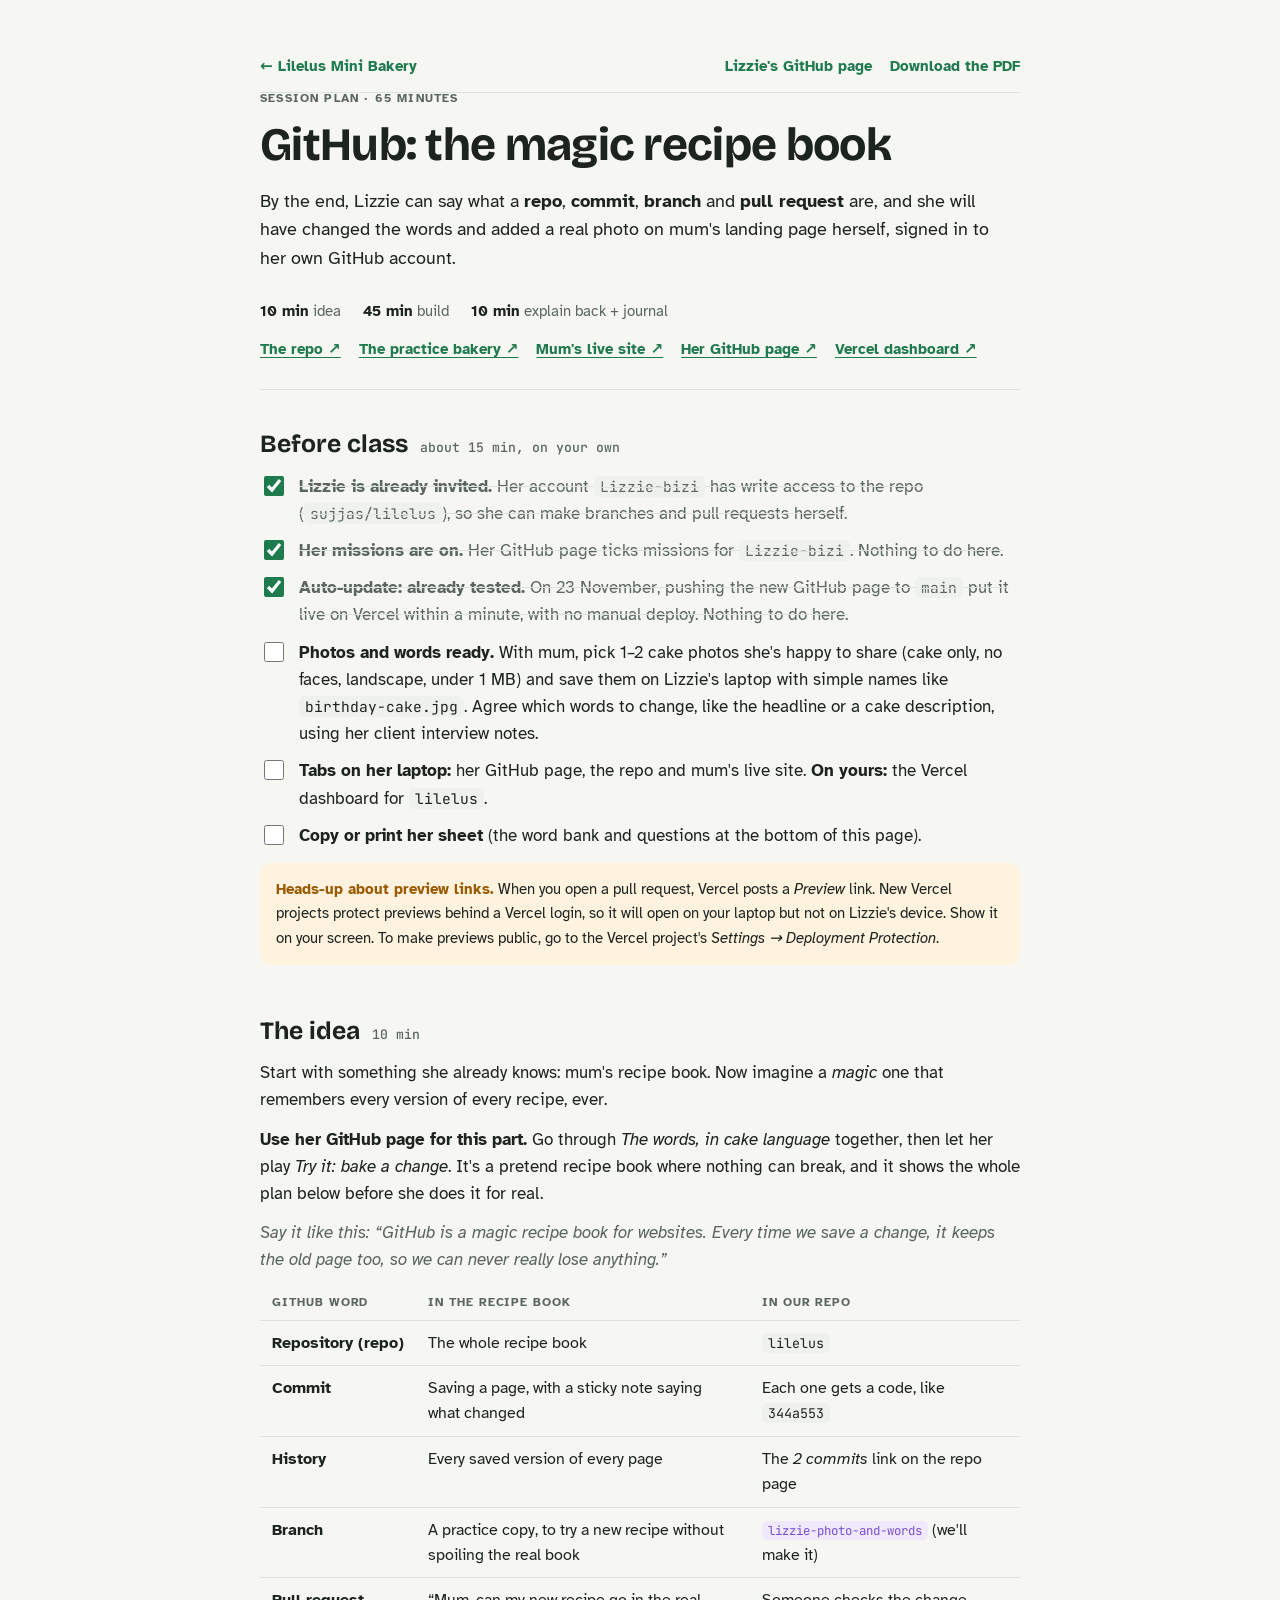
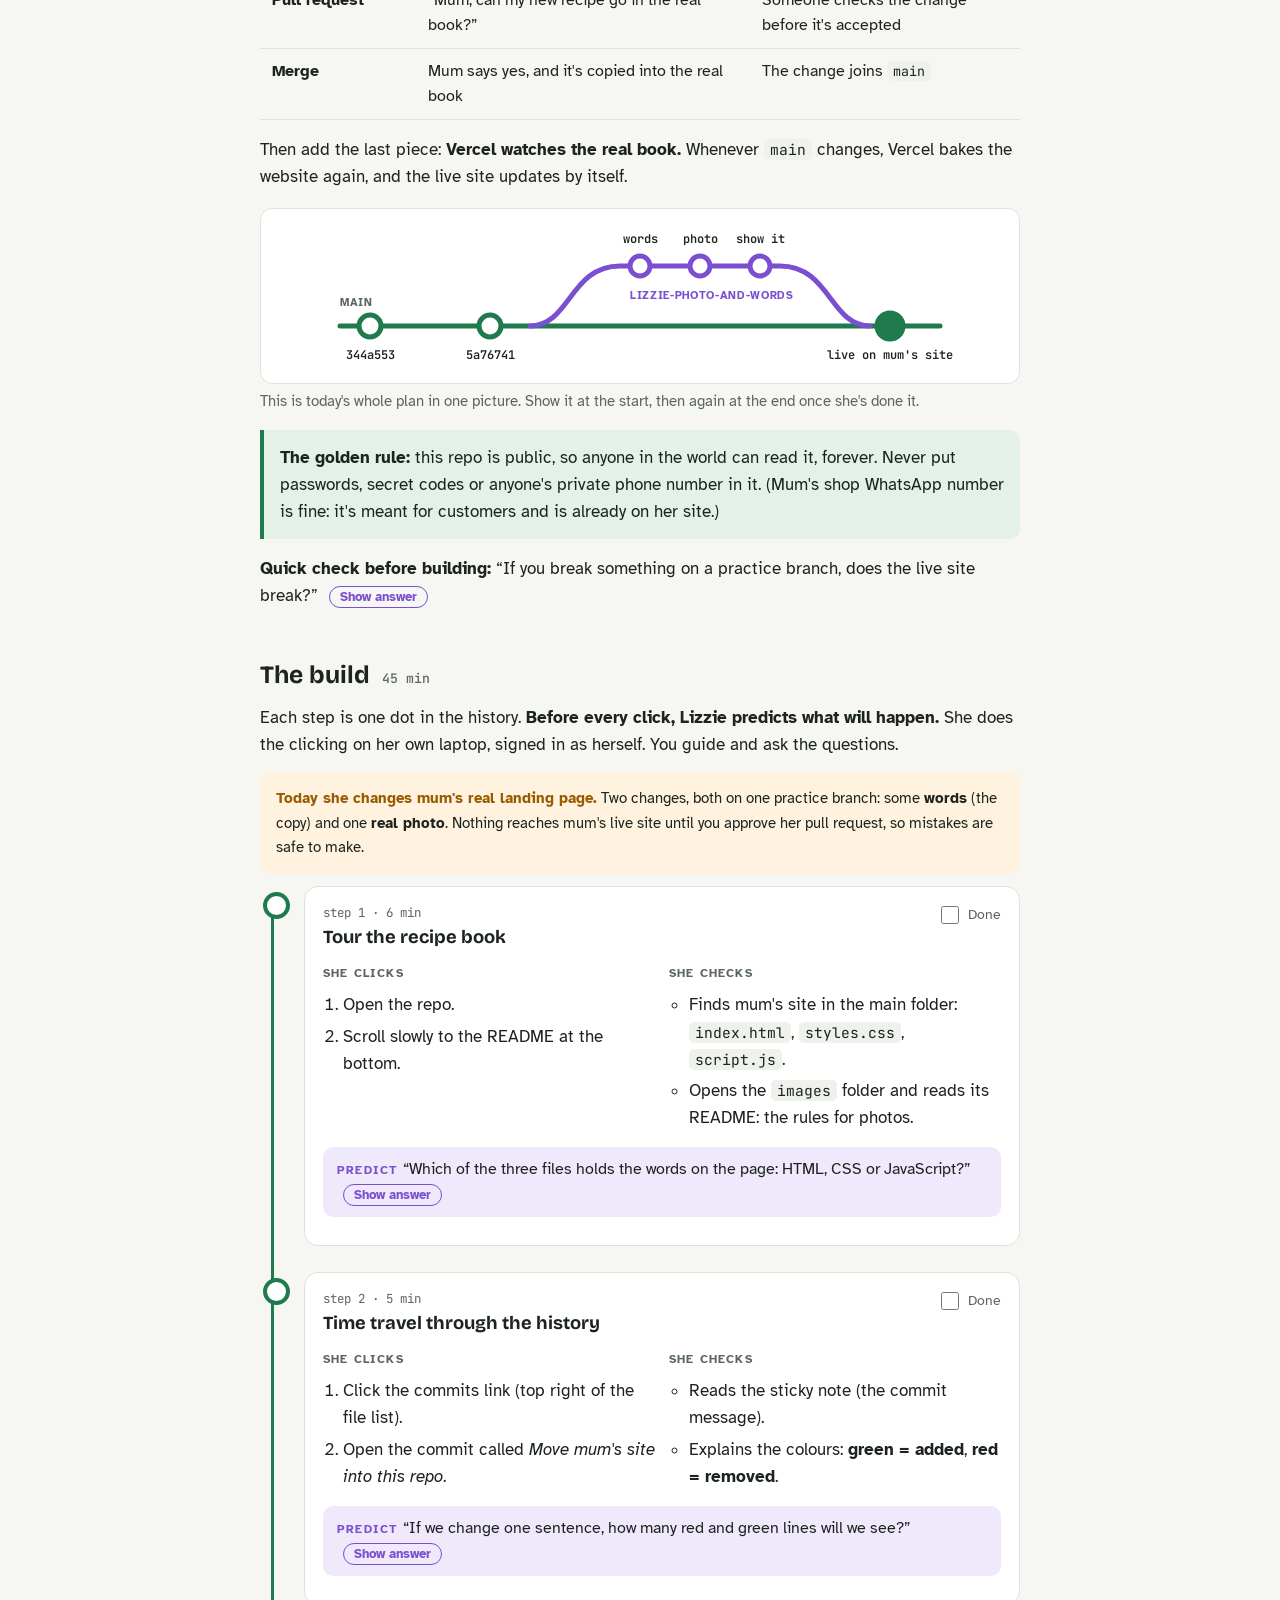
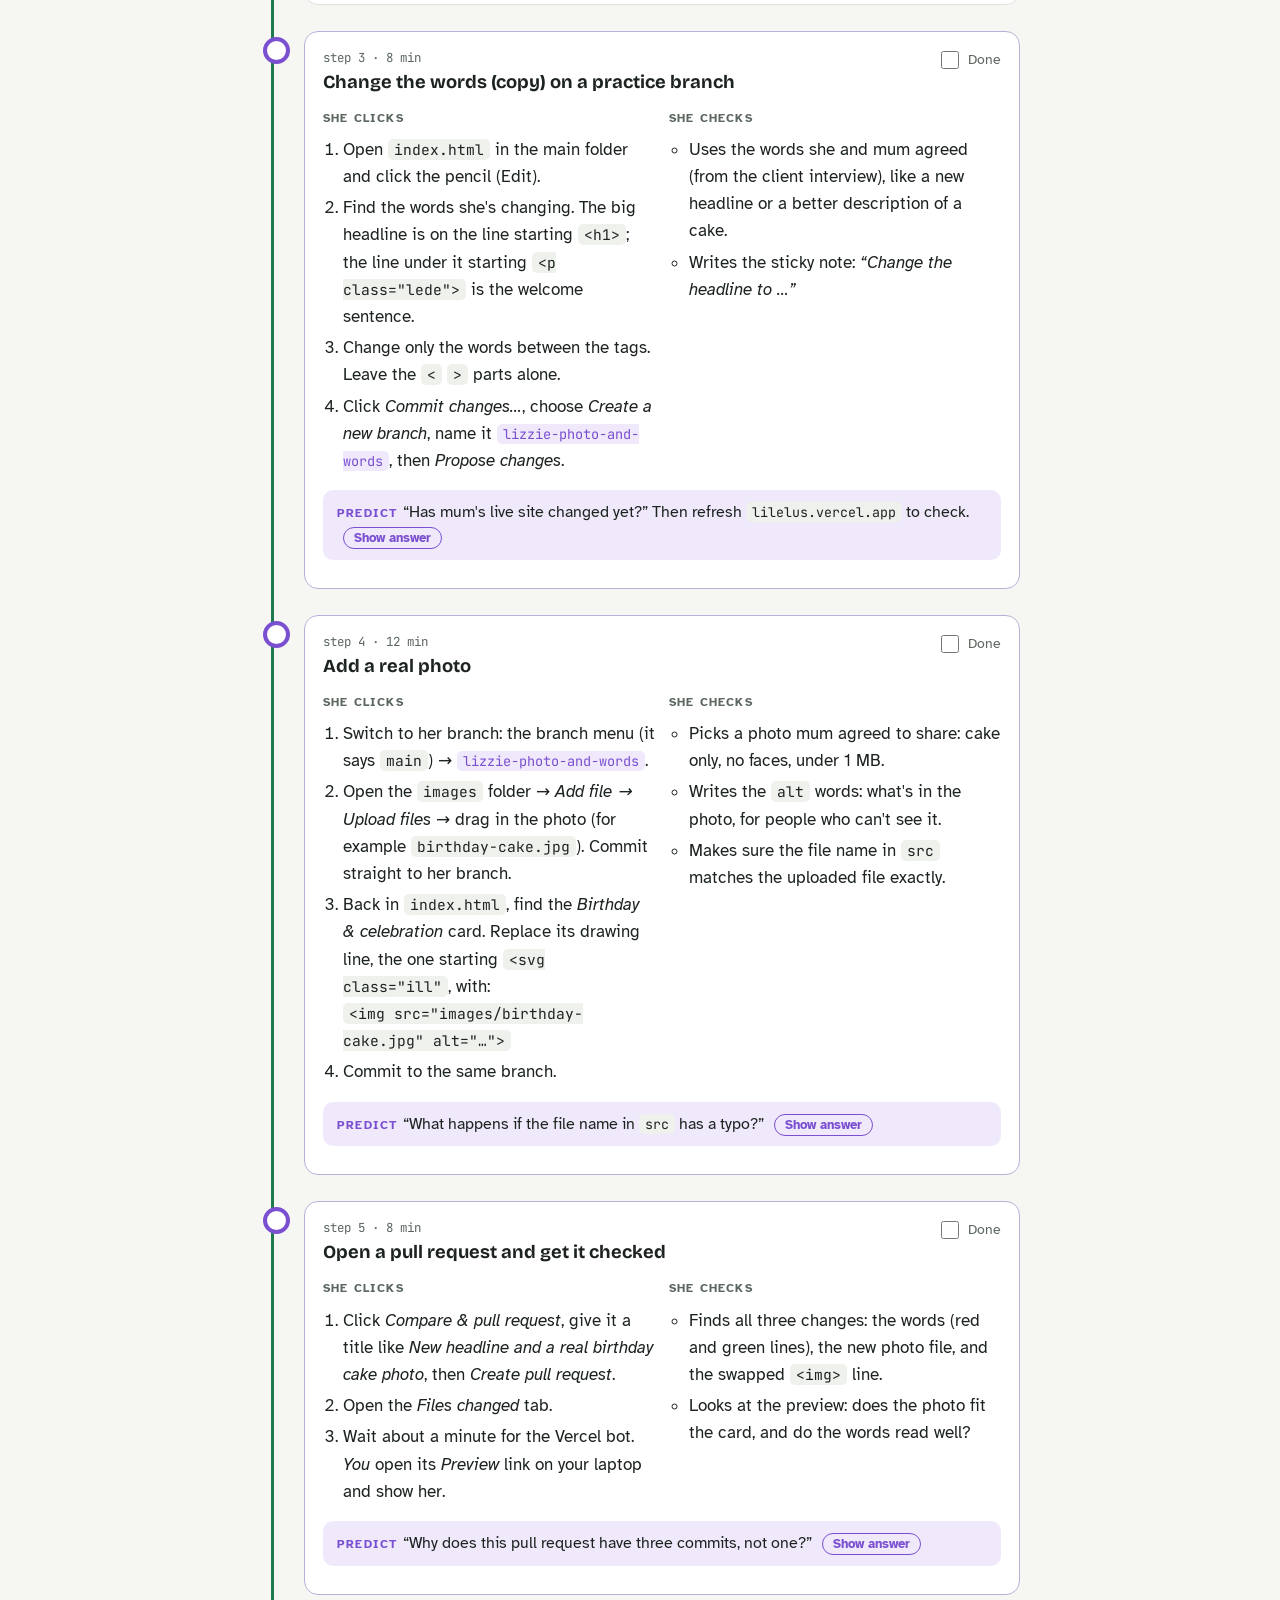
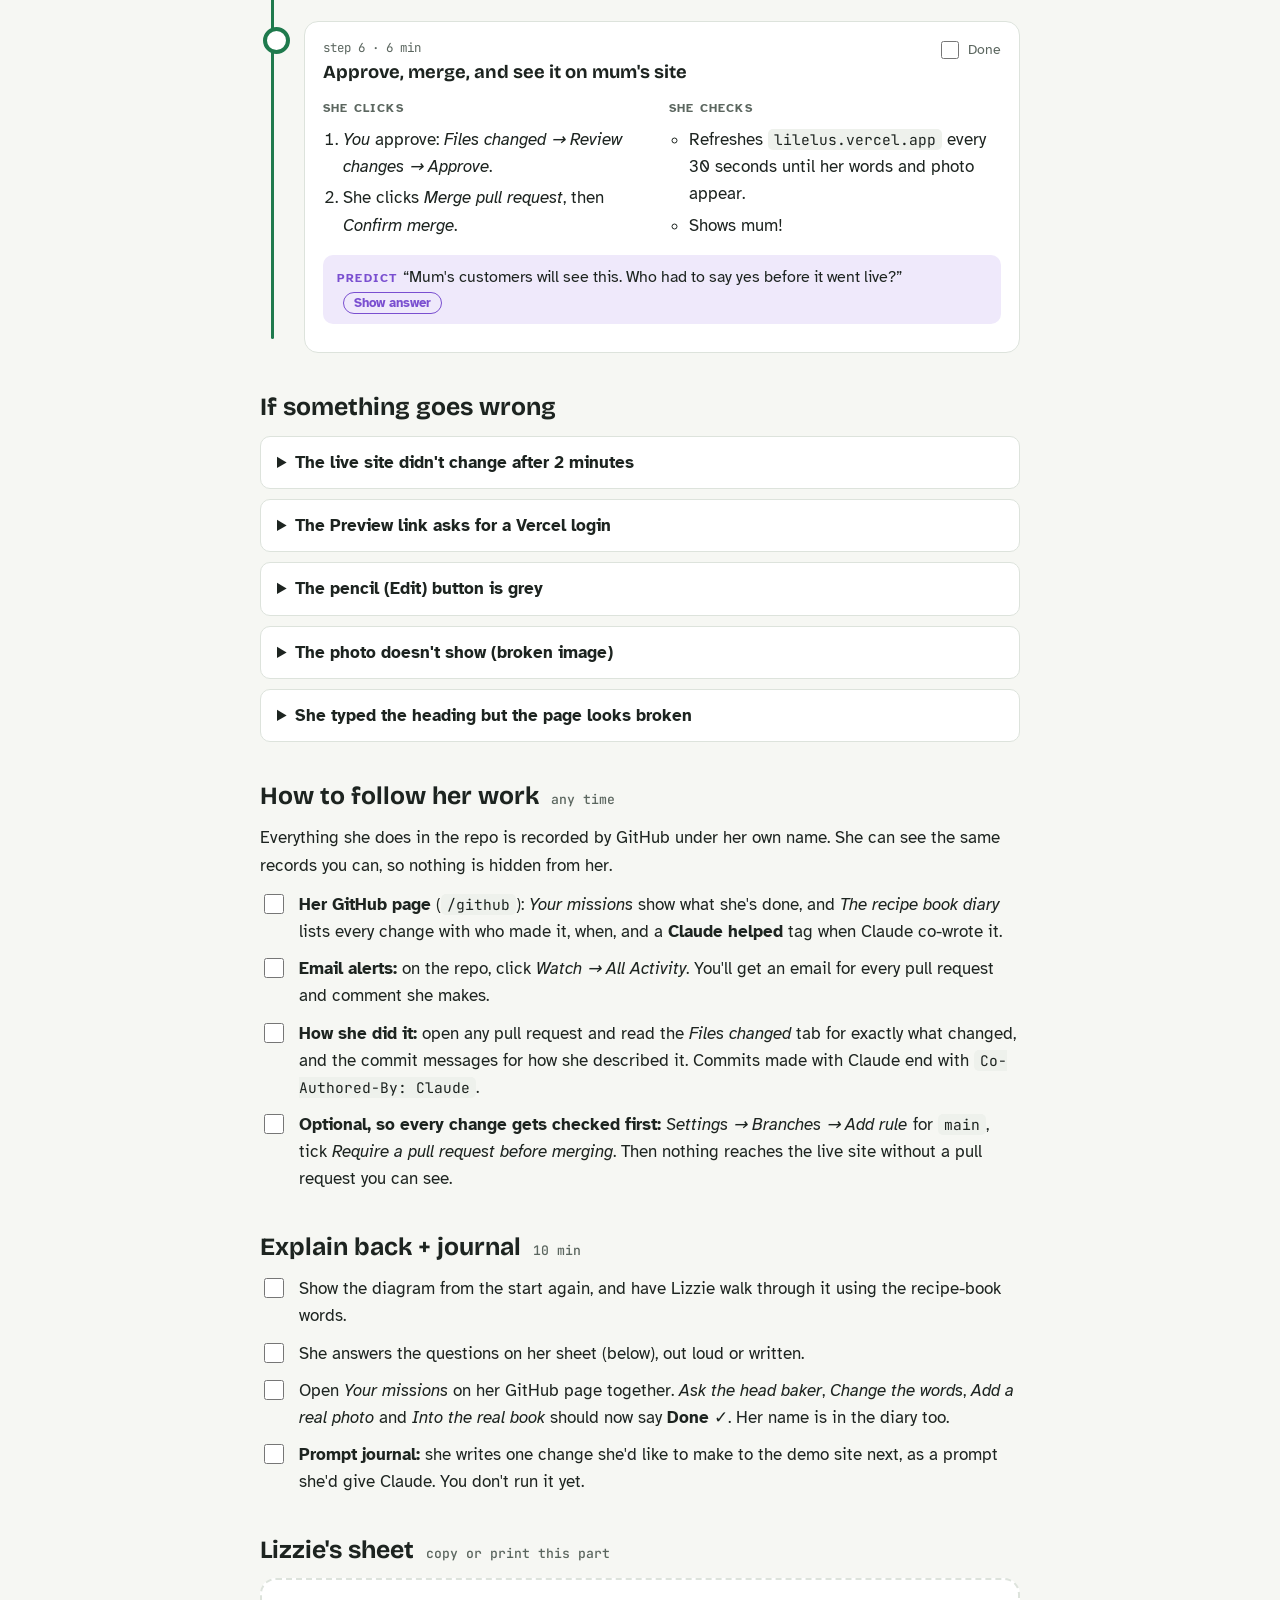
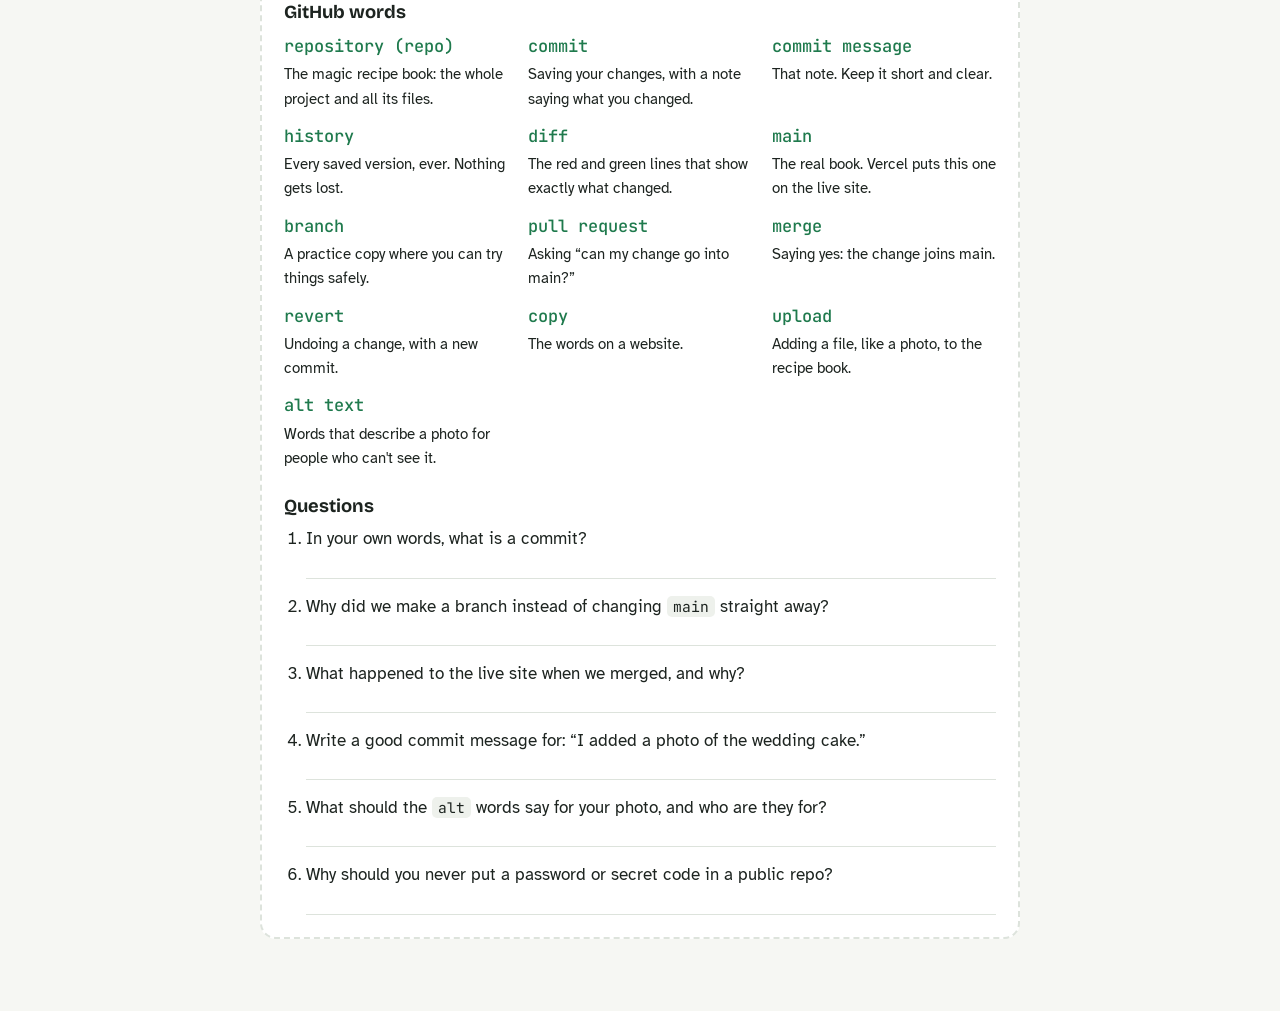
<file: lessons/github/index.html>
<!doctype html>
<html lang="en">
<head>
<meta charset="utf-8">
<meta name="viewport" content="width=device-width, initial-scale=1">
<meta name="description" content="A 65-minute session plan for teaching Lizzie GitHub with the Lilelus demo repo.">
<meta name="robots" content="noindex">
<title>GitHub Session Plan</title>
<link rel="preconnect" href="https://fonts.googleapis.com">
<link rel="preconnect" href="https://fonts.gstatic.com" crossorigin>
<link rel="stylesheet" href="https://fonts.googleapis.com/css2?family=Bricolage+Grotesque:opsz,wght@12..96,600;12..96,700&family=Atkinson+Hyperlegible:ital,wght@0,400;0,700;1,400&family=JetBrains+Mono:wght@500&display=swap">
<style>
/* Layout: one reading column; the 45-minute build is drawn as a commit history (a line with a dot per step). */
:root {
  --bg: #f6f7f3;
  --surface: #ffffff;
  --fg: #1d2420;
  --muted: #5b665f;
  --line: #dde3dc;
  --main: #1f7a4d;        /* the main branch / merge green */
  --main-soft: #e3f1e9;
  --branch: #7a4fd0;      /* practice-branch purple */
  --branch-soft: #efe9fb;
  --warn: #9a5a00;
  --warn-soft: #fff3df;
  --code-bg: #eef1ec;
  --display: "Bricolage Grotesque", "Avenir Next", system-ui, sans-serif;
  --body: "Atkinson Hyperlegible", system-ui, -apple-system, "Segoe UI", sans-serif;
  --mono: "JetBrains Mono", ui-monospace, Menlo, Consolas, monospace;
}
@media (prefers-color-scheme: dark) {
  :root:not([data-theme="light"]) {
    --bg: #141815; --surface: #1c221e; --fg: #e8ede9; --muted: #a3ada6; --line: #2f3832;
    --main: #4fc187; --main-soft: #1d3327; --branch: #b192f2; --branch-soft: #2a2340;
    --warn: #f0b45a; --warn-soft: #3a2e1a; --code-bg: #252c27; color-scheme: dark;
  }
}
:root[data-theme="dark"] {
  --bg: #141815; --surface: #1c221e; --fg: #e8ede9; --muted: #a3ada6; --line: #2f3832;
  --main: #4fc187; --main-soft: #1d3327; --branch: #b192f2; --branch-soft: #2a2340;
  --warn: #f0b45a; --warn-soft: #3a2e1a; --code-bg: #252c27; color-scheme: dark;
}

* { box-sizing: border-box; }
body {
  background: var(--bg);
  color: var(--fg);
  font: 17px/1.6 var(--body);
  padding-left: max(16px, env(safe-area-inset-left, 0px));
  padding-right: max(16px, env(safe-area-inset-right, 0px));
}
.page { max-width: 760px; margin: 0 auto; padding-block: 40px 72px; }

h1, h2, h3 { font-family: var(--display); line-height: 1.15; text-wrap: balance; margin: 0; }
h1 { font-size: clamp(2rem, 6vw, 2.9rem); letter-spacing: -0.015em; }
h2 { font-size: 1.55rem; margin-bottom: 14px; }
h3 { font-size: 1.15rem; }
p { margin: 0 0 12px; }
a { color: var(--main); font-weight: 700; text-underline-offset: 3px; }
code, .mono { font-family: var(--mono); font-size: 0.86em; }
code { background: var(--code-bg); padding: 1px 6px; border-radius: 5px; overflow-wrap: anywhere; }
strong { font-weight: 700; }

.label {
  font: 700 0.74rem/1 var(--body);
  letter-spacing: 0.1em;
  text-transform: uppercase;
  color: var(--muted);
}

/* Header */
header { display: grid; gap: 14px; padding-bottom: 28px; border-bottom: 1px solid var(--line); }
.goal { font-size: 1.12rem; max-width: 62ch; }
.meta { display: flex; flex-wrap: wrap; gap: 8px 22px; color: var(--muted); font-size: 0.95rem; }
.meta b { color: var(--fg); }
.links { display: flex; flex-wrap: wrap; gap: 8px 18px; font-size: 0.95rem; }

section { padding-top: 40px; }
.section-head { display: flex; align-items: baseline; gap: 12px; flex-wrap: wrap; margin-bottom: 14px; }
.section-head h2 { margin: 0; }
.time { font: 500 0.82rem/1 var(--mono); color: var(--muted); }

/* Checklists */
.checks { list-style: none; margin: 0; padding: 0; display: grid; gap: 10px; }
.checks li { display: flex; gap: 12px; align-items: flex-start; }
.checks input { flex: none; width: 20px; height: 20px; margin-top: 3px; accent-color: var(--main); }
.checks label { cursor: pointer; }
.checks input:checked + label { color: var(--muted); text-decoration: line-through; text-decoration-color: var(--line); }

.note {
  margin-top: 14px;
  padding: 14px 16px;
  border-radius: 10px;
  background: var(--warn-soft);
  color: var(--fg);
  font-size: 0.96rem;
}
.note b { color: var(--warn); }

/* Concept: metaphor table */
.say { font-style: italic; color: var(--muted); }
.table-wrap { overflow-x: auto; margin: 6px 0 4px; }
table { width: 100%; border-collapse: collapse; font-size: 0.97rem; }
th, td { text-align: left; padding: 10px 12px; border-bottom: 1px solid var(--line); vertical-align: top; }
th { font: 700 0.74rem/1.2 var(--body); letter-spacing: 0.08em; text-transform: uppercase; color: var(--muted); }
td:first-child { font-weight: 700; white-space: nowrap; }

.graph { margin: 18px 0 6px; padding: 12px; background: var(--surface); border: 1px solid var(--line); border-radius: 12px; overflow-x: auto; }
.graph pre { margin: 0; }

.rule {
  margin-top: 16px;
  padding: 14px 16px;
  border-left: 4px solid var(--main);
  background: var(--main-soft);
  border-radius: 0 10px 10px 0;
}

/* Build: commit-history timeline */
.history { list-style: none; margin: 8px 0 0; padding: 0; position: relative; }
.history::before {
  content: ""; position: absolute; left: 11px; top: 14px; bottom: 14px; width: 3px;
  background: var(--main); border-radius: 2px;
}
.commit { position: relative; padding: 0 0 26px 44px; }
.commit:last-child { padding-bottom: 0; }
.commit::before {
  content: ""; position: absolute; left: 3px; top: 6px; width: 19px; height: 19px; border-radius: 50%;
  background: var(--surface); border: 4px solid var(--main);
}
.commit.on-branch::before { border-color: var(--branch); }
.commit.on-branch .card { border-color: color-mix(in srgb, var(--branch) 35%, var(--line)); }

.card { background: var(--surface); border: 1px solid var(--line); border-radius: 14px; padding: 16px 18px; }
.card-top { display: flex; align-items: flex-start; justify-content: space-between; gap: 12px; margin-bottom: 10px; }
.card-top .mono { color: var(--muted); font-size: 0.78rem; display: block; margin-bottom: 4px; }
.done { flex: none; display: flex; align-items: center; gap: 6px; font-size: 0.85rem; color: var(--muted); cursor: pointer; }
.done input { width: 18px; height: 18px; accent-color: var(--main); }
.commit.is-done .card { opacity: 0.6; }

.roles { display: grid; grid-template-columns: 1fr 1fr; gap: 14px; }
.roles > div { min-width: 0; }
.roles ol, .roles ul { margin: 6px 0 0; padding-left: 20px; }
.roles li { margin-bottom: 4px; }
.predict {
  margin-top: 12px;
  padding: 10px 14px;
  border-radius: 10px;
  background: var(--branch-soft);
  font-size: 0.97rem;
}
.predict .label { color: var(--branch); margin-right: 6px; }
.answer { color: var(--muted); font-size: 0.92rem; }
.branch-tag { font-family: var(--mono); font-size: 0.8em; color: var(--branch); background: var(--branch-soft); padding: 1px 6px; border-radius: 5px; }

/* Troubleshooting */
.fixes { display: grid; gap: 10px; }
details { background: var(--surface); border: 1px solid var(--line); border-radius: 10px; padding: 12px 16px; }
summary { cursor: pointer; font-weight: 700; }
details p { margin: 8px 0 0; }

/* Lizzie's sheet */
.kid-sheet { background: var(--surface); border: 2px dashed var(--line); border-radius: 16px; padding: 22px; }
.words { display: grid; grid-template-columns: repeat(auto-fill, minmax(200px, 1fr)); gap: 12px 20px; margin: 10px 0 0; }
.words div { min-width: 0; }
.words dt { font-family: var(--mono); font-weight: 500; color: var(--main); }
.words dd { margin: 2px 0 0; font-size: 0.95rem; }
.qs { margin: 8px 0 0; padding-left: 22px; display: grid; gap: 14px; }
.blank { display: block; border-bottom: 1px solid var(--line); height: 26px; }

:focus-visible { outline: 3px solid var(--branch); outline-offset: 2px; }

@media (max-width: 600px) {
  body { font-size: 16px; }
  .page { padding-block: 24px 56px; }
  .roles { grid-template-columns: 1fr; }
  .commit { padding-left: 36px; }
  .card { padding: 14px; }
  td:first-child { white-space: normal; }
}
@media (prefers-reduced-motion: reduce) { * { transition: none !important; } }

body { margin: 0; }
.site-bar { display: flex; flex-wrap: wrap; gap: 8px 18px; align-items: center; justify-content: space-between; padding-block: 14px; border-bottom: 1px solid var(--line); font-size: 0.95rem; }
.site-bar a { text-decoration: none; }
.site-bar nav { display: flex; flex-wrap: wrap; gap: 8px 18px; }
.show-answer { margin-left: 6px; padding: 2px 10px; border: 1.5px solid var(--branch); border-radius: 999px; background: transparent; color: var(--branch); font: 700 0.8rem var(--body); cursor: pointer; vertical-align: baseline; }
.show-answer[aria-expanded="true"] { background: var(--branch); color: var(--surface); }
.show-answer + .answer { margin-left: 6px; }
@media print {
  .site-bar, .show-answer { display: none !important; }
  .answer[hidden] { display: inline !important; }
}
</style>
</head>
<body>


<div class="page">
  <div class="site-bar">
    <a href="../../demo/">← Lilelus Mini Bakery</a>
    <nav>
      <a href="../../github/">Lizzie's GitHub page</a>
      <a href="GitHub_Session_Plan.pdf">Download the PDF</a>
    </nav>
  </div>
  <header>
    <span class="label">Session plan · 65 minutes</span>
    <h1>GitHub: the magic recipe book</h1>
    <p class="goal">By the end, Lizzie can say what a <strong>repo</strong>, <strong>commit</strong>, <strong>branch</strong> and <strong>pull request</strong> are, and she will have changed the words and added a real photo on mum's landing page herself, signed in to her own GitHub account.</p>
    <div class="meta">
      <span><b>10 min</b> idea</span>
      <span><b>45 min</b> build</span>
      <span><b>10 min</b> explain back + journal</span>
    </div>
    <div class="links">
      <a href="https://github.com/sujjas/lilelus" target="_blank" rel="noopener">The repo ↗</a>
      <a href="https://lilelus.vercel.app/demo/" target="_blank" rel="noopener">The practice bakery ↗</a>
      <a href="https://lilelus.vercel.app" target="_blank" rel="noopener">Mum's live site ↗</a>
      <a href="https://lilelus.vercel.app/github/" target="_blank" rel="noopener">Her GitHub page ↗</a>
      <a href="https://vercel.com/dashboard" target="_blank" rel="noopener">Vercel dashboard ↗</a>
    </div>
  </header>

  <!-- Before class -->
  <section id="prep">
    <div class="section-head"><h2>Before class</h2><span class="time">about 15 min, on your own</span></div>
    <ul class="checks" data-group="prep">
      <li><input type="checkbox" id="prep-1" checked><label for="prep-1"><strong>Lizzie is already invited.</strong> Her account <code>Lizzie-bizi</code> has write access to the repo (<code>sujjas/lilelus</code>), so she can make branches and pull requests herself.</label></li>
      <li><input type="checkbox" id="prep-1b" checked><label for="prep-1b"><strong>Her missions are on.</strong> Her GitHub page ticks missions for <code>Lizzie-bizi</code>. Nothing to do here.</label></li>
      <li><input type="checkbox" id="prep-2" checked><label for="prep-2"><strong>Auto-update: already tested.</strong> On 23 November, pushing the new GitHub page to <code>main</code> put it live on Vercel within a minute, with no manual deploy. Nothing to do here.</label></li>
      <li><input type="checkbox" id="prep-photo"><label for="prep-photo"><strong>Photos and words ready.</strong> With mum, pick 1–2 cake photos she's happy to share (cake only, no faces, landscape, under 1 MB) and save them on Lizzie's laptop with simple names like <code>birthday-cake.jpg</code>. Agree which words to change, like the headline or a cake description, using her client interview notes.</label></li>
      <li><input type="checkbox" id="prep-3"><label for="prep-3"><strong>Tabs on her laptop:</strong> her GitHub page, the repo and mum's live site. <strong>On yours:</strong> the Vercel dashboard for <code>lilelus</code>.</label></li>
      <li><input type="checkbox" id="prep-4"><label for="prep-4"><strong>Copy or print her sheet</strong> (the word bank and questions at the bottom of this page).</label></li>
    </ul>
    <p class="note"><b>Heads-up about preview links.</b> When you open a pull request, Vercel posts a <em>Preview</em> link. New Vercel projects protect previews behind a Vercel login, so it will open on your laptop but not on Lizzie's device. Show it on your screen. To make previews public, go to the Vercel project's <em>Settings → Deployment Protection</em>.</p>
  </section>

  <!-- Concept -->
  <section id="idea">
    <div class="section-head"><h2>The idea</h2><span class="time">10 min</span></div>
    <p>Start with something she already knows: mum's recipe book. Now imagine a <em>magic</em> one that remembers every version of every recipe, ever.</p>
    <p><strong>Use her GitHub page for this part.</strong> Go through <em>The words, in cake language</em> together, then let her play <em>Try it: bake a change</em>. It's a pretend recipe book where nothing can break, and it shows the whole plan below before she does it for real.</p>
    <p class="say">Say it like this: “GitHub is a magic recipe book for websites. Every time we save a change, it keeps the old page too, so we can never really lose anything.”</p>

    <div class="table-wrap">
      <table>
        <thead><tr><th>GitHub word</th><th>In the recipe book</th><th>In our repo</th></tr></thead>
        <tbody>
          <tr><td>Repository (repo)</td><td>The whole recipe book</td><td><code>lilelus</code></td></tr>
          <tr><td>Commit</td><td>Saving a page, with a sticky note saying what changed</td><td>Each one gets a code, like <code>344a553</code></td></tr>
          <tr><td>History</td><td>Every saved version of every page</td><td>The <em>2 commits</em> link on the repo page</td></tr>
          <tr><td>Branch</td><td>A practice copy, to try a new recipe without spoiling the real book</td><td><span class="branch-tag">lizzie-photo-and-words</span> (we'll make it)</td></tr>
          <tr><td>Pull request</td><td>“Mum, can my new recipe go in the real book?”</td><td>Someone checks the change before it's accepted</td></tr>
          <tr><td>Merge</td><td>Mum says yes, and it's copied into the real book</td><td>The change joins <code>main</code></td></tr>
        </tbody>
      </table>
    </div>

    <p style="margin-top:16px">Then add the last piece: <strong>Vercel watches the real book.</strong> Whenever <code>main</code> changes, Vercel bakes the website again, and the live site updates by itself.</p>

    <div class="graph" aria-label="Diagram of today's plan: two existing commits on main, a practice branch with one new commit, then a merge back into main">
      <svg viewBox="0 0 680 150" width="100%" role="img" aria-label="Two saves on main, a practice branch with three saves (words, photo, show photo), then a merge back into main that goes live on mum's site" style="display:block;max-width:680px;margin:0 auto">
  <line x1="40" y1="105" x2="640" y2="105" style="stroke:var(--main, #1f7a4d)" stroke-width="5" stroke-linecap="round"/>
  <path d="M230 105 C 270 105, 270 45, 320 45 L 480 45 C 530 45, 530 105, 570 105" fill="none" style="stroke:var(--branch, #7a4fd0)" stroke-width="5" stroke-linecap="round"/>
  <circle cx="70" cy="105" r="11" style="fill:var(--surface, #fff);stroke:var(--main, #1f7a4d)" stroke-width="5"/>
  <circle cx="190" cy="105" r="11" style="fill:var(--surface, #fff);stroke:var(--main, #1f7a4d)" stroke-width="5"/>
  <circle cx="340" cy="45" r="10" style="fill:var(--surface, #fff);stroke:var(--branch, #7a4fd0)" stroke-width="5"/>
  <circle cx="400" cy="45" r="10" style="fill:var(--surface, #fff);stroke:var(--branch, #7a4fd0)" stroke-width="5"/>
  <circle cx="460" cy="45" r="10" style="fill:var(--surface, #fff);stroke:var(--branch, #7a4fd0)" stroke-width="5"/>
  <circle cx="590" cy="105" r="13" style="fill:var(--main, #1f7a4d);stroke:var(--main, #1f7a4d)" stroke-width="5"/>
  <g style="font:600 12px 'JetBrains Mono', Menlo, monospace;fill:var(--fg, #1d2420)">
    <text x="70" y="138" text-anchor="middle">344a553</text>
    <text x="190" y="138" text-anchor="middle">5a76741</text>
    <text x="340" y="22" text-anchor="middle">words</text>
    <text x="400" y="22" text-anchor="middle">photo</text>
    <text x="460" y="22" text-anchor="middle">show it</text>
    <text x="590" y="138" text-anchor="middle">live on mum's site</text>
  </g>
  <g style="font:700 11px 'Atkinson Hyperlegible', sans-serif;letter-spacing:.06em">
    <text x="40" y="85" style="fill:var(--muted, #5b665f)">MAIN</text>
    <text x="330" y="78" style="fill:var(--branch, #7a4fd0)">LIZZIE-PHOTO-AND-WORDS</text>
  </g>
</svg>
    </div>
    <p class="answer">This is today's whole plan in one picture. Show it at the start, then again at the end once she's done it.</p>

    <div class="rule"><strong>The golden rule:</strong> this repo is public, so anyone in the world can read it, forever. Never put passwords, secret codes or anyone's private phone number in it. (Mum's shop WhatsApp number is fine: it's meant for customers and is already on her site.)</div>

    <p style="margin-top:16px"><strong>Quick check before building:</strong> “If you break something on a practice branch, does the live site break?” <button type="button" class="show-answer" aria-expanded="false" aria-controls="ans-1">Show answer</button><span class="answer" id="ans-1" hidden>(No. Only <code>main</code> goes live.)</span></p>
  </section>

  <!-- Build -->
  <section id="build">
    <div class="section-head"><h2>The build</h2><span class="time">45 min</span></div>
    <p>Each step is one dot in the history. <strong>Before every click, Lizzie predicts what will happen.</strong> She does the clicking on her own laptop, signed in as herself. You guide and ask the questions.</p>
    <p class="note"><b>Today she changes mum's real landing page.</b> Two changes, both on one practice branch: some <strong>words</strong> (the copy) and one <strong>real photo</strong>. Nothing reaches mum's live site until you approve her pull request, so mistakes are safe to make.</p>

    <ol class="history">
      <li class="commit" id="step-1">
        <div class="card">
          <div class="card-top">
            <div><span class="mono">step 1 · 6 min</span><h3>Tour the recipe book</h3></div>
            <label class="done"><input type="checkbox" id="done-1"> Done</label>
          </div>
          <div class="roles">
            <div><span class="label">She clicks</span>
              <ol><li>Open the repo.</li><li>Scroll slowly to the README at the bottom.</li></ol>
            </div>
            <div><span class="label">She checks</span>
              <ul><li>Finds mum's site in the main folder: <code>index.html</code>, <code>styles.css</code>, <code>script.js</code>.</li><li>Opens the <code>images</code> folder and reads its README: the rules for photos.</li></ul>
            </div>
          </div>
          <p class="predict"><span class="label">Predict</span>“Which of the three files holds the words on the page: HTML, CSS or JavaScript?” <button type="button" class="show-answer" aria-expanded="false" aria-controls="ans-2">Show answer</button><span class="answer" id="ans-2" hidden>(HTML, so <code>index.html</code>.)</span></p>
        </div>
      </li>

      <li class="commit" id="step-2">
        <div class="card">
          <div class="card-top">
            <div><span class="mono">step 2 · 5 min</span><h3>Time travel through the history</h3></div>
            <label class="done"><input type="checkbox" id="done-2"> Done</label>
          </div>
          <div class="roles">
            <div><span class="label">She clicks</span>
              <ol><li>Click the commits link (top right of the file list).</li><li>Open the commit called <em>Move mum's site into this repo</em>.</li></ol>
            </div>
            <div><span class="label">She checks</span>
              <ul><li>Reads the sticky note (the commit message).</li><li>Explains the colours: <strong>green = added</strong>, <strong>red = removed</strong>.</li></ul>
            </div>
          </div>
          <p class="predict"><span class="label">Predict</span>“If we change one sentence, how many red and green lines will we see?” <button type="button" class="show-answer" aria-expanded="false" aria-controls="ans-3">Show answer</button><span class="answer" id="ans-3" hidden>(One red: the old sentence. One green: the new one.)</span></p>
        </div>
      </li>

      <li class="commit on-branch" id="step-3">
        <div class="card">
          <div class="card-top">
            <div><span class="mono">step 3 · 8 min</span><h3>Change the words (copy) on a practice branch</h3></div>
            <label class="done"><input type="checkbox" id="done-3"> Done</label>
          </div>
          <div class="roles">
            <div><span class="label">She clicks</span>
              <ol>
                <li>Open <code>index.html</code> in the main folder and click the pencil (Edit).</li>
                <li>Find the words she's changing. The big headline is on the line starting <code>&lt;h1&gt;</code>; the line under it starting <code>&lt;p class="lede"&gt;</code> is the welcome sentence.</li>
                <li>Change only the words between the tags. Leave the <code>&lt;</code> <code>&gt;</code> parts alone.</li>
                <li>Click <em>Commit changes…</em>, choose <em>Create a new branch</em>, name it <span class="branch-tag">lizzie-photo-and-words</span>, then <em>Propose changes</em>.</li>
              </ol>
            </div>
            <div><span class="label">She checks</span>
              <ul>
                <li>Uses the words she and mum agreed (from the client interview), like a new headline or a better description of a cake.</li>
                <li>Writes the sticky note: <em>“Change the headline to …”</em></li>
              </ul>
            </div>
          </div>
          <p class="predict"><span class="label">Predict</span>“Has mum's live site changed yet?” Then refresh <code>lilelus.vercel.app</code> to check. <button type="button" class="show-answer" aria-expanded="false" aria-controls="ans-4">Show answer</button><span class="answer" id="ans-4" hidden>(No. It's only on the practice branch.)</span></p>
        </div>
      </li>

      <li class="commit on-branch" id="step-4">
        <div class="card">
          <div class="card-top">
            <div><span class="mono">step 4 · 12 min</span><h3>Add a real photo</h3></div>
            <label class="done"><input type="checkbox" id="done-4"> Done</label>
          </div>
          <div class="roles">
            <div><span class="label">She clicks</span>
              <ol>
                <li>Switch to her branch: the branch menu (it says <code>main</code>) → <span class="branch-tag">lizzie-photo-and-words</span>.</li>
                <li>Open the <code>images</code> folder → <em>Add file → Upload files</em> → drag in the photo (for example <code>birthday-cake.jpg</code>). Commit straight to her branch.</li>
                <li>Back in <code>index.html</code>, find the <em>Birthday &amp; celebration</em> card. Replace its drawing line, the one starting <code>&lt;svg class="ill"</code>, with:<br><code>&lt;img src="images/birthday-cake.jpg" alt="…"&gt;</code></li>
                <li>Commit to the same branch.</li>
              </ol>
            </div>
            <div><span class="label">She checks</span>
              <ul>
                <li>Picks a photo mum agreed to share: cake only, no faces, under 1 MB.</li>
                <li>Writes the <code>alt</code> words: what's in the photo, for people who can't see it.</li>
                <li>Makes sure the file name in <code>src</code> matches the uploaded file exactly.</li>
              </ul>
            </div>
          </div>
          <p class="predict"><span class="label">Predict</span>“What happens if the file name in <code>src</code> has a typo?” <button type="button" class="show-answer" aria-expanded="false" aria-controls="ans-5">Show answer</button><span class="answer" id="ans-5" hidden>(The photo won't show. You'll see a broken image or just the alt words.)</span></p>
        </div>
      </li>

      <li class="commit on-branch" id="step-5">
        <div class="card">
          <div class="card-top">
            <div><span class="mono">step 5 · 8 min</span><h3>Open a pull request and get it checked</h3></div>
            <label class="done"><input type="checkbox" id="done-5"> Done</label>
          </div>
          <div class="roles">
            <div><span class="label">She clicks</span>
              <ol>
                <li>Click <em>Compare &amp; pull request</em>, give it a title like <em>New headline and a real birthday cake photo</em>, then <em>Create pull request</em>.</li>
                <li>Open the <em>Files changed</em> tab.</li>
                <li>Wait about a minute for the Vercel bot. <em>You</em> open its <em>Preview</em> link on your laptop and show her.</li>
              </ol>
            </div>
            <div><span class="label">She checks</span>
              <ul>
                <li>Finds all three changes: the words (red and green lines), the new photo file, and the swapped <code>&lt;img&gt;</code> line.</li>
                <li>Looks at the preview: does the photo fit the card, and do the words read well?</li>
              </ul>
            </div>
          </div>
          <p class="predict"><span class="label">Predict</span>“Why does this pull request have three commits, not one?” <button type="button" class="show-answer" aria-expanded="false" aria-controls="ans-6">Show answer</button><span class="answer" id="ans-6" hidden>(One for the words, one for uploading the photo, one for showing it. Each save is its own sticky note.)</span></p>
        </div>
      </li>

      <li class="commit" id="step-6">
        <div class="card">
          <div class="card-top">
            <div><span class="mono">step 6 · 6 min</span><h3>Approve, merge, and see it on mum's site</h3></div>
            <label class="done"><input type="checkbox" id="done-6"> Done</label>
          </div>
          <div class="roles">
            <div><span class="label">She clicks</span>
              <ol>
                <li><em>You</em> approve: <em>Files changed → Review changes → Approve</em>.</li>
                <li>She clicks <em>Merge pull request</em>, then <em>Confirm merge</em>.</li>
              </ol>
            </div>
            <div><span class="label">She checks</span>
              <ul><li>Refreshes <code>lilelus.vercel.app</code> every 30 seconds until her words and photo appear.</li><li>Shows mum!</li></ul>
            </div>
          </div>
          <p class="predict"><span class="label">Predict</span>“Mum's customers will see this. Who had to say yes before it went live?” <button type="button" class="show-answer" aria-expanded="false" aria-controls="ans-7">Show answer</button><span class="answer" id="ans-7" hidden>(You, the head baker, by approving the pull request.)</span></p>
        </div>
      </li>
    </ol>
  </section>

  <!-- Troubleshooting -->
  <section id="fixes">
    <div class="section-head"><h2>If something goes wrong</h2></div>
    <div class="fixes">
      <details><summary>The live site didn't change after 2 minutes</summary>
        <p>Check the Vercel dashboard. If there's no new deployment, the GitHub link isn't working: open the project's <em>Settings → Git</em> and connect <code>sujjas/lilelus</code>. If there's a deployment marked <em>Error</em>, open it to read why. Meanwhile, use it as a teaching moment: “Real developers check the logs. Let's look.”</p>
      </details>
      <details><summary>The Preview link asks for a Vercel login</summary>
        <p>That's Vercel's preview protection, so it's expected. Show the preview on your screen, or switch protection off under <em>Settings → Deployment Protection</em>.</p>
      </details>
      <details><summary>The pencil (Edit) button is grey</summary>
        <p>She's signed out, or signed in to a different account. She should be signed in as <code>Lizzie-bizi</code>.</p>
      </details>
      <details><summary>The photo doesn't show (broken image)</summary>
        <p>Check the file name in <code>src="images/…"</code> matches the uploaded file exactly, including capitals and the ending (<code>.jpg</code> vs <code>.jpeg</code> vs <code>.png</code>). Phones often save as <code>.HEIC</code>, which browsers can't show: export it as JPG first. Fix it with another commit on the same branch.</p>
      </details>
      <details><summary>She typed the heading but the page looks broken</summary>
        <p>A tag was probably deleted by accident, like the <code>&lt;/h1&gt;</code>. Look at the red and green lines in <em>Files changed</em>: the mistake will be there. Fix it with another commit on the same branch. It's great debugging practice.</p>
      </details>
    </div>
  </section>


  <!-- Tracking -->
  <section id="tracking">
    <div class="section-head"><h2>How to follow her work</h2><span class="time">any time</span></div>
    <p>Everything she does in the repo is recorded by GitHub under her own name. She can see the same records you can, so nothing is hidden from her.</p>
    <ul class="checks" data-group="track">
      <li><input type="checkbox" id="trk-1"><label for="trk-1"><strong>Her GitHub page</strong> (<code>/github</code>): <em>Your missions</em> show what she's done, and <em>The recipe book diary</em> lists every change with who made it, when, and a <strong>Claude helped</strong> tag when Claude co-wrote it.</label></li>
      <li><input type="checkbox" id="trk-2"><label for="trk-2"><strong>Email alerts:</strong> on the repo, click <em>Watch → All Activity</em>. You'll get an email for every pull request and comment she makes.</label></li>
      <li><input type="checkbox" id="trk-3"><label for="trk-3"><strong>How she did it:</strong> open any pull request and read the <em>Files changed</em> tab for exactly what changed, and the commit messages for how she described it. Commits made with Claude end with <code>Co-Authored-By: Claude</code>.</label></li>
      <li><input type="checkbox" id="trk-4"><label for="trk-4"><strong>Optional, so every change gets checked first:</strong> <em>Settings → Branches → Add rule</em> for <code>main</code>, tick <em>Require a pull request before merging</em>. Then nothing reaches the live site without a pull request you can see.</label></li>
    </ul>
  </section>

  <!-- Explain back -->
  <section id="explain">
    <div class="section-head"><h2>Explain back + journal</h2><span class="time">10 min</span></div>
    <ul class="checks" data-group="explain">
      <li><input type="checkbox" id="exp-1"><label for="exp-1">Show the diagram from the start again, and have Lizzie walk through it using the recipe-book words.</label></li>
      <li><input type="checkbox" id="exp-2"><label for="exp-2">She answers the questions on her sheet (below), out loud or written.</label></li>
      <li><input type="checkbox" id="exp-2b"><label for="exp-2b">Open <em>Your missions</em> on her GitHub page together. <em>Ask the head baker</em>, <em>Change the words</em>, <em>Add a real photo</em> and <em>Into the real book</em> should now say <strong>Done ✓</strong>. Her name is in the diary too.</label></li>
      <li><input type="checkbox" id="exp-3"><label for="exp-3"><strong>Prompt journal:</strong> she writes one change she'd like to make to the demo site next, as a prompt she'd give Claude. You don't run it yet.</label></li>
    </ul>
  </section>

  <!-- Lizzie's sheet -->
  <section id="sheet">
    <div class="section-head"><h2>Lizzie's sheet</h2><span class="time">copy or print this part</span></div>
    <div class="kid-sheet">
      <h3>GitHub words</h3>
      <dl class="words">
        <div><dt>repository (repo)</dt><dd>The magic recipe book: the whole project and all its files.</dd></div>
        <div><dt>commit</dt><dd>Saving your changes, with a note saying what you changed.</dd></div>
        <div><dt>commit message</dt><dd>That note. Keep it short and clear.</dd></div>
        <div><dt>history</dt><dd>Every saved version, ever. Nothing gets lost.</dd></div>
        <div><dt>diff</dt><dd>The red and green lines that show exactly what changed.</dd></div>
        <div><dt>main</dt><dd>The real book. Vercel puts this one on the live site.</dd></div>
        <div><dt>branch</dt><dd>A practice copy where you can try things safely.</dd></div>
        <div><dt>pull request</dt><dd>Asking “can my change go into main?”</dd></div>
        <div><dt>merge</dt><dd>Saying yes: the change joins main.</dd></div>
        <div><dt>revert</dt><dd>Undoing a change, with a new commit.</dd></div>
        <div><dt>copy</dt><dd>The words on a website.</dd></div>
        <div><dt>upload</dt><dd>Adding a file, like a photo, to the recipe book.</dd></div>
        <div><dt>alt text</dt><dd>Words that describe a photo for people who can't see it.</dd></div>
      </dl>

      <h3 style="margin-top:26px">Questions</h3>
      <ol class="qs">
        <li>In your own words, what is a commit? <span class="blank"></span></li>
        <li>Why did we make a branch instead of changing <code>main</code> straight away? <span class="blank"></span></li>
        <li>What happened to the live site when we merged, and why? <span class="blank"></span></li>
        <li>Write a good commit message for: “I added a photo of the wedding cake.” <span class="blank"></span></li>
        <li>What should the <code>alt</code> words say for your photo, and who are they for? <span class="blank"></span></li>
        <li>Why should you never put a password or secret code in a public repo? <span class="blank"></span></li>
      </ol>
    </div>
  </section>
</div>

<script>
(function () {
  const KEY = "github-session-checks";
  let saved = {};
  try { saved = JSON.parse(localStorage.getItem(KEY)) || {}; } catch (e) { saved = {}; }

  const boxes = document.querySelectorAll('input[type="checkbox"]');
  function paint(box) {
    const step = box.closest(".commit");
    if (step) step.classList.toggle("is-done", box.checked);
  }
  boxes.forEach(function (box) {
    if (saved[box.id]) box.checked = true;
    paint(box);
    box.addEventListener("change", function () {
      saved[box.id] = box.checked;
      paint(box);
      try { localStorage.setItem(KEY, JSON.stringify(saved)); } catch (e) { /* not saved: fine */ }
    });
  });

  document.querySelectorAll(".show-answer").forEach(function (btn) {
    btn.addEventListener("click", function () {
      var ans = document.getElementById(btn.getAttribute("aria-controls"));
      var open = ans.hidden;
      ans.hidden = !open;
      btn.setAttribute("aria-expanded", String(open));
      btn.textContent = open ? "Hide answer" : "Show answer";
    });
  });
})();
</script>

</body>
</html>
</file>
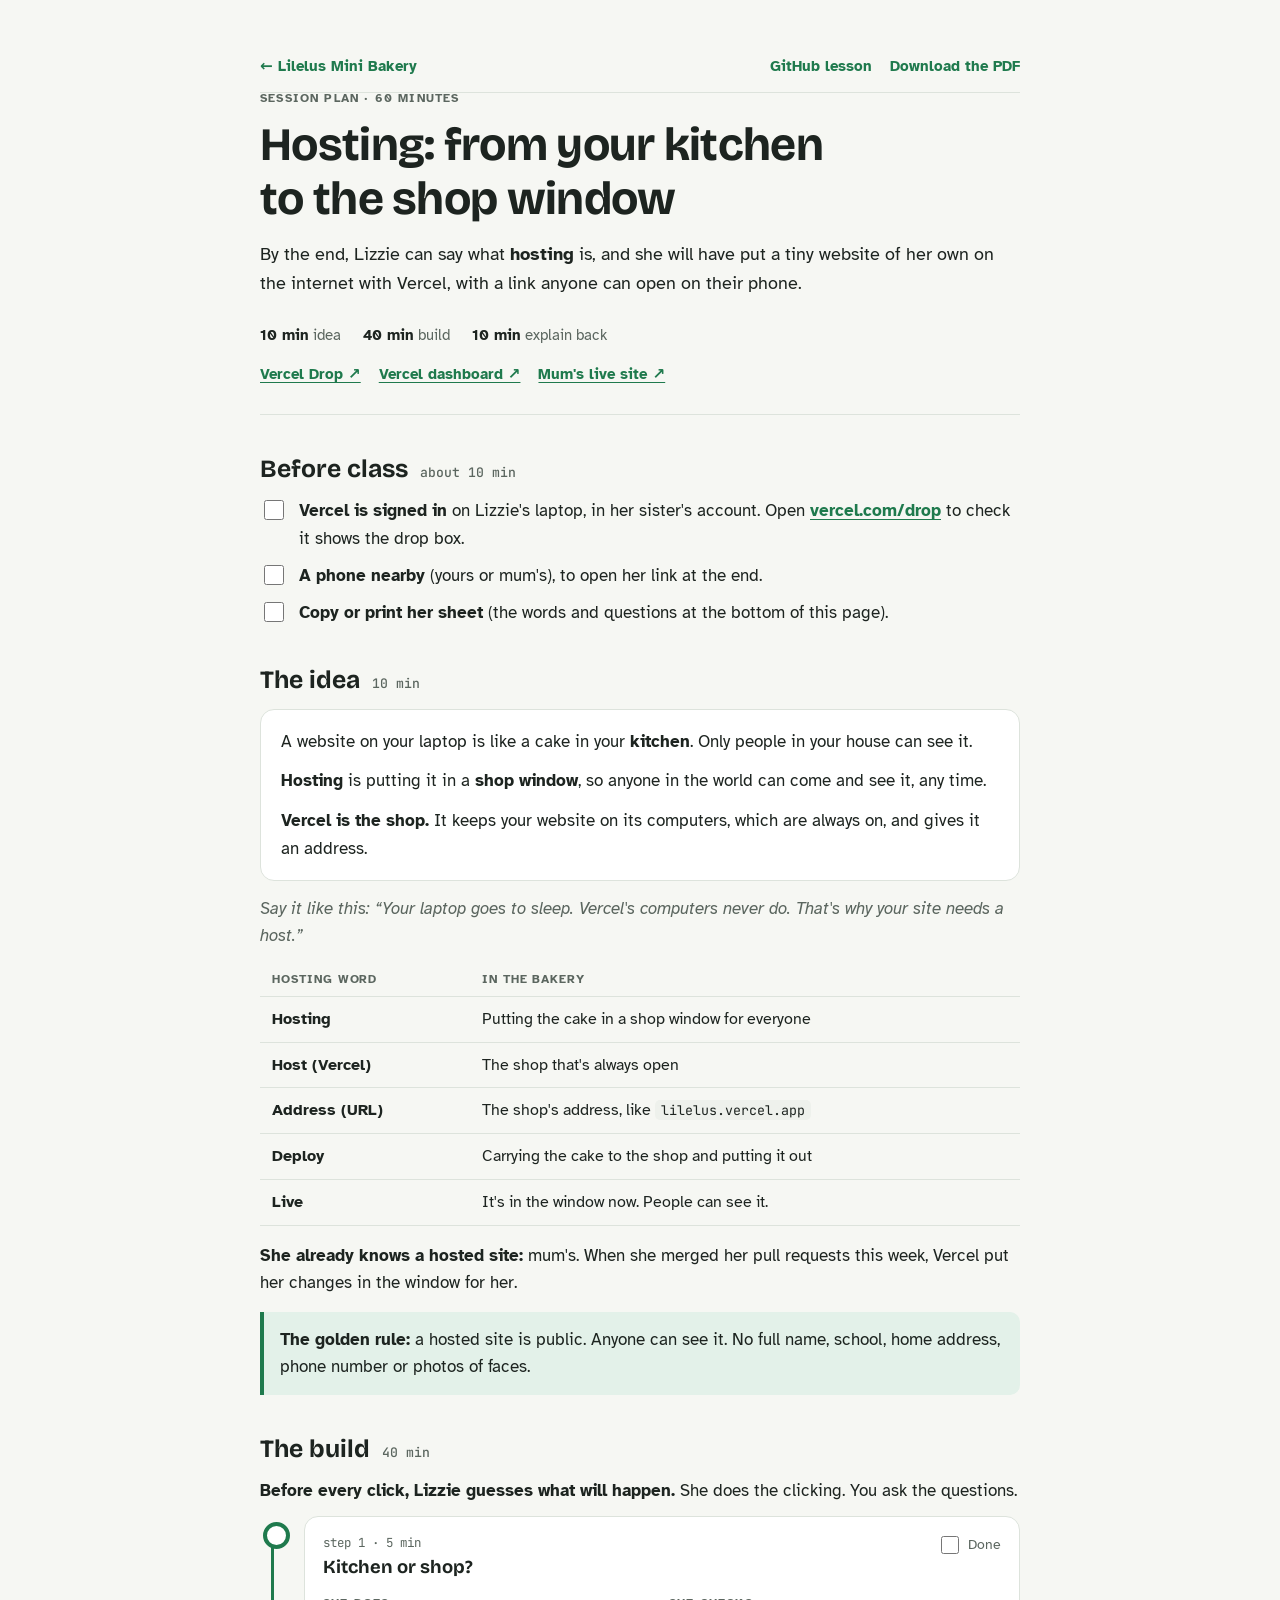
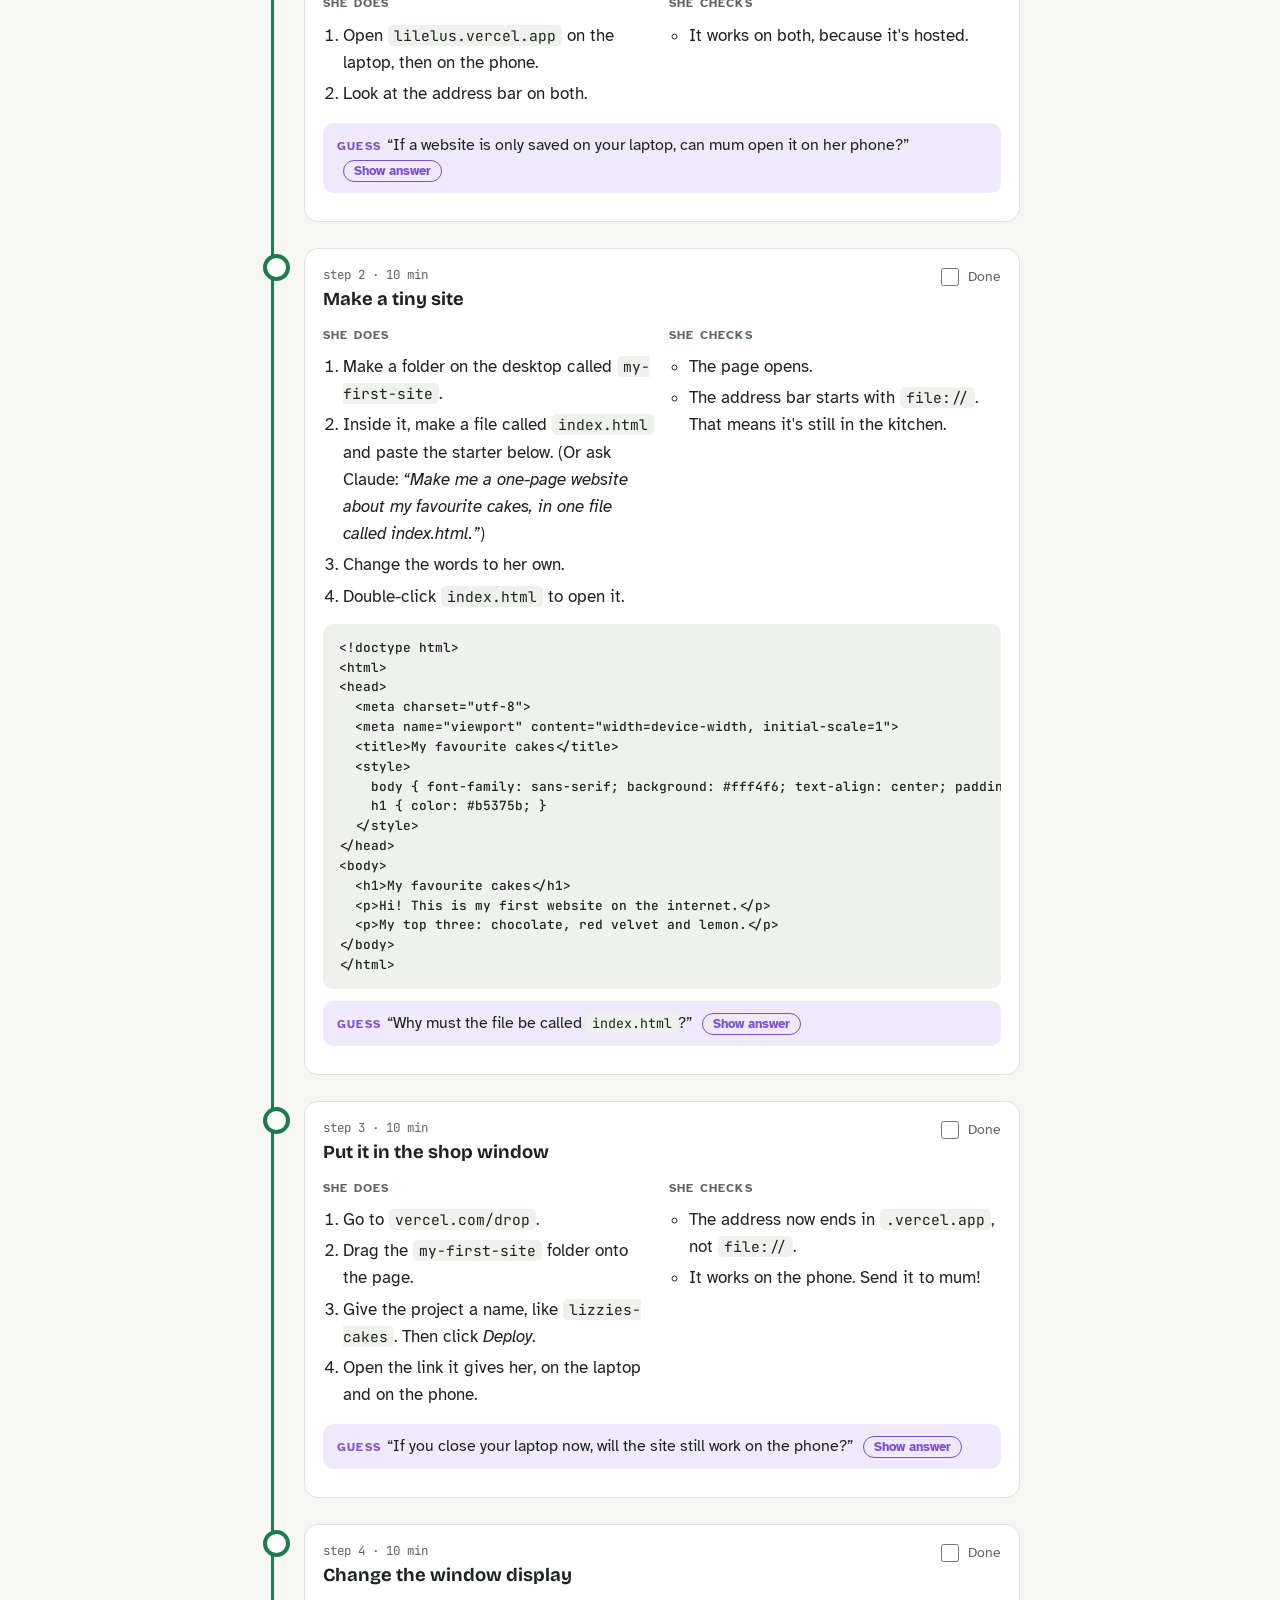
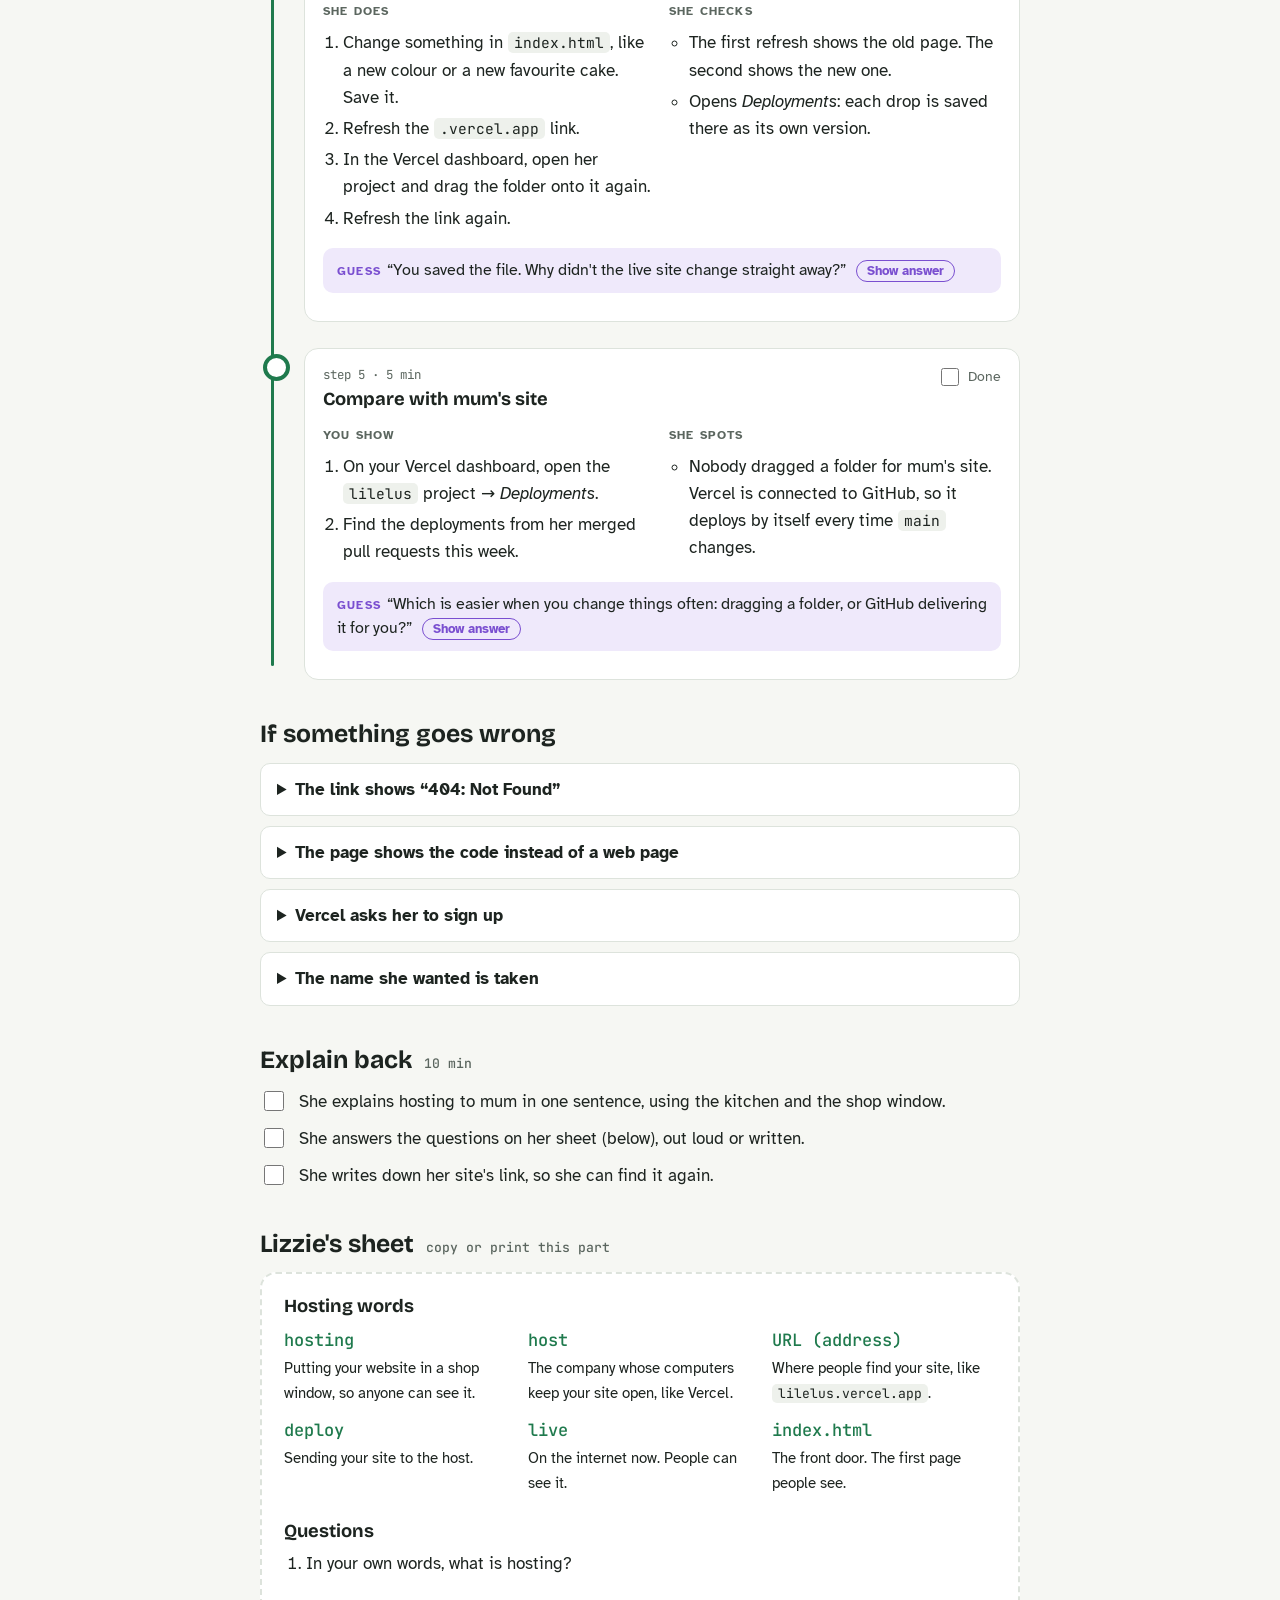
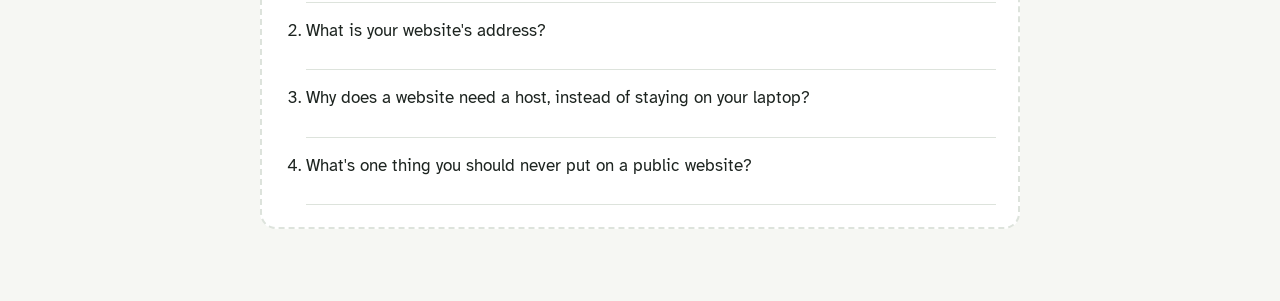
<file: lessons/hosting/index.html>
<!doctype html>
<html lang="en">
<head>
<meta charset="utf-8">
<meta name="viewport" content="width=device-width, initial-scale=1">
<meta name="description" content="A simple 60-minute session plan for teaching Lizzie what hosting is, using Vercel.">
<meta name="robots" content="noindex">
<title>Hosting Session Plan</title>
<link rel="preconnect" href="https://fonts.googleapis.com">
<link rel="preconnect" href="https://fonts.gstatic.com" crossorigin>
<link rel="stylesheet" href="https://fonts.googleapis.com/css2?family=Bricolage+Grotesque:opsz,wght@12..96,600;12..96,700&family=Atkinson+Hyperlegible:ital,wght@0,400;0,700;1,400&family=JetBrains+Mono:wght@500&display=swap">
<style>
/* Layout: one reading column; the 45-minute build is drawn as a commit history (a line with a dot per step). */
:root {
  --bg: #f6f7f3;
  --surface: #ffffff;
  --fg: #1d2420;
  --muted: #5b665f;
  --line: #dde3dc;
  --main: #1f7a4d;        /* the main branch / merge green */
  --main-soft: #e3f1e9;
  --branch: #7a4fd0;      /* practice-branch purple */
  --branch-soft: #efe9fb;
  --warn: #9a5a00;
  --warn-soft: #fff3df;
  --code-bg: #eef1ec;
  --display: "Bricolage Grotesque", "Avenir Next", system-ui, sans-serif;
  --body: "Atkinson Hyperlegible", system-ui, -apple-system, "Segoe UI", sans-serif;
  --mono: "JetBrains Mono", ui-monospace, Menlo, Consolas, monospace;
}
@media (prefers-color-scheme: dark) {
  :root:not([data-theme="light"]) {
    --bg: #141815; --surface: #1c221e; --fg: #e8ede9; --muted: #a3ada6; --line: #2f3832;
    --main: #4fc187; --main-soft: #1d3327; --branch: #b192f2; --branch-soft: #2a2340;
    --warn: #f0b45a; --warn-soft: #3a2e1a; --code-bg: #252c27; color-scheme: dark;
  }
}
:root[data-theme="dark"] {
  --bg: #141815; --surface: #1c221e; --fg: #e8ede9; --muted: #a3ada6; --line: #2f3832;
  --main: #4fc187; --main-soft: #1d3327; --branch: #b192f2; --branch-soft: #2a2340;
  --warn: #f0b45a; --warn-soft: #3a2e1a; --code-bg: #252c27; color-scheme: dark;
}

* { box-sizing: border-box; }
body {
  background: var(--bg);
  color: var(--fg);
  font: 17px/1.6 var(--body);
  padding-left: max(16px, env(safe-area-inset-left, 0px));
  padding-right: max(16px, env(safe-area-inset-right, 0px));
}
.page { max-width: 760px; margin: 0 auto; padding-block: 40px 72px; }

h1, h2, h3 { font-family: var(--display); line-height: 1.15; text-wrap: balance; margin: 0; }
h1 { font-size: clamp(2rem, 6vw, 2.9rem); letter-spacing: -0.015em; }
h2 { font-size: 1.55rem; margin-bottom: 14px; }
h3 { font-size: 1.15rem; }
p { margin: 0 0 12px; }
a { color: var(--main); font-weight: 700; text-underline-offset: 3px; }
code, .mono { font-family: var(--mono); font-size: 0.86em; }
code { background: var(--code-bg); padding: 1px 6px; border-radius: 5px; overflow-wrap: anywhere; }
strong { font-weight: 700; }

.label {
  font: 700 0.74rem/1 var(--body);
  letter-spacing: 0.1em;
  text-transform: uppercase;
  color: var(--muted);
}

/* Header */
header { display: grid; gap: 14px; padding-bottom: 28px; border-bottom: 1px solid var(--line); }
.goal { font-size: 1.12rem; max-width: 62ch; }
.meta { display: flex; flex-wrap: wrap; gap: 8px 22px; color: var(--muted); font-size: 0.95rem; }
.meta b { color: var(--fg); }
.links { display: flex; flex-wrap: wrap; gap: 8px 18px; font-size: 0.95rem; }

section { padding-top: 40px; }
.section-head { display: flex; align-items: baseline; gap: 12px; flex-wrap: wrap; margin-bottom: 14px; }
.section-head h2 { margin: 0; }
.time { font: 500 0.82rem/1 var(--mono); color: var(--muted); }

/* Checklists */
.checks { list-style: none; margin: 0; padding: 0; display: grid; gap: 10px; }
.checks li { display: flex; gap: 12px; align-items: flex-start; }
.checks input { flex: none; width: 20px; height: 20px; margin-top: 3px; accent-color: var(--main); }
.checks label { cursor: pointer; }
.checks input:checked + label { color: var(--muted); text-decoration: line-through; text-decoration-color: var(--line); }

.note {
  margin-top: 14px;
  padding: 14px 16px;
  border-radius: 10px;
  background: var(--warn-soft);
  color: var(--fg);
  font-size: 0.96rem;
}
.note b { color: var(--warn); }

/* Concept: metaphor table */
.say { font-style: italic; color: var(--muted); }
.table-wrap { overflow-x: auto; margin: 6px 0 4px; }
table { width: 100%; border-collapse: collapse; font-size: 0.97rem; }
th, td { text-align: left; padding: 10px 12px; border-bottom: 1px solid var(--line); vertical-align: top; }
th { font: 700 0.74rem/1.2 var(--body); letter-spacing: 0.08em; text-transform: uppercase; color: var(--muted); }
td:first-child { font-weight: 700; white-space: nowrap; }

.graph { margin: 18px 0 6px; padding: 12px; background: var(--surface); border: 1px solid var(--line); border-radius: 12px; overflow-x: auto; }
.graph pre { margin: 0; }

.rule {
  margin-top: 16px;
  padding: 14px 16px;
  border-left: 4px solid var(--main);
  background: var(--main-soft);
  border-radius: 0 10px 10px 0;
}

/* Build: commit-history timeline */
.history { list-style: none; margin: 8px 0 0; padding: 0; position: relative; }
.history::before {
  content: ""; position: absolute; left: 11px; top: 14px; bottom: 14px; width: 3px;
  background: var(--main); border-radius: 2px;
}
.commit { position: relative; padding: 0 0 26px 44px; }
.commit:last-child { padding-bottom: 0; }
.commit::before {
  content: ""; position: absolute; left: 3px; top: 6px; width: 19px; height: 19px; border-radius: 50%;
  background: var(--surface); border: 4px solid var(--main);
}
.commit.on-branch::before { border-color: var(--branch); }
.commit.on-branch .card { border-color: color-mix(in srgb, var(--branch) 35%, var(--line)); }

.card { background: var(--surface); border: 1px solid var(--line); border-radius: 14px; padding: 16px 18px; }
.card-top { display: flex; align-items: flex-start; justify-content: space-between; gap: 12px; margin-bottom: 10px; }
.card-top .mono { color: var(--muted); font-size: 0.78rem; display: block; margin-bottom: 4px; }
.done { flex: none; display: flex; align-items: center; gap: 6px; font-size: 0.85rem; color: var(--muted); cursor: pointer; }
.done input { width: 18px; height: 18px; accent-color: var(--main); }
.commit.is-done .card { opacity: 0.6; }

.roles { display: grid; grid-template-columns: 1fr 1fr; gap: 14px; }
.roles > div { min-width: 0; }
.roles ol, .roles ul { margin: 6px 0 0; padding-left: 20px; }
.roles li { margin-bottom: 4px; }
.predict {
  margin-top: 12px;
  padding: 10px 14px;
  border-radius: 10px;
  background: var(--branch-soft);
  font-size: 0.97rem;
}
.predict .label { color: var(--branch); margin-right: 6px; }
.answer { color: var(--muted); font-size: 0.92rem; }
.branch-tag { font-family: var(--mono); font-size: 0.8em; color: var(--branch); background: var(--branch-soft); padding: 1px 6px; border-radius: 5px; }

/* Troubleshooting */
.fixes { display: grid; gap: 10px; }
details { background: var(--surface); border: 1px solid var(--line); border-radius: 10px; padding: 12px 16px; }
summary { cursor: pointer; font-weight: 700; }
details p { margin: 8px 0 0; }

/* Lizzie's sheet */
.kid-sheet { background: var(--surface); border: 2px dashed var(--line); border-radius: 16px; padding: 22px; }
.words { display: grid; grid-template-columns: repeat(auto-fill, minmax(200px, 1fr)); gap: 12px 20px; margin: 10px 0 0; }
.words div { min-width: 0; }
.words dt { font-family: var(--mono); font-weight: 500; color: var(--main); }
.words dd { margin: 2px 0 0; font-size: 0.95rem; }
.qs { margin: 8px 0 0; padding-left: 22px; display: grid; gap: 14px; }
.blank { display: block; border-bottom: 1px solid var(--line); height: 26px; }

:focus-visible { outline: 3px solid var(--branch); outline-offset: 2px; }

@media (max-width: 600px) {
  body { font-size: 16px; }
  .page { padding-block: 24px 56px; }
  .roles { grid-template-columns: 1fr; }
  .commit { padding-left: 36px; }
  .card { padding: 14px; }
  td:first-child { white-space: normal; }
}
@media (prefers-reduced-motion: reduce) { * { transition: none !important; } }

body { margin: 0; }
.site-bar { display: flex; flex-wrap: wrap; gap: 8px 18px; align-items: center; justify-content: space-between; padding-block: 14px; border-bottom: 1px solid var(--line); font-size: 0.95rem; }
.site-bar a { text-decoration: none; }
.site-bar nav { display: flex; flex-wrap: wrap; gap: 8px 18px; }
.show-answer { margin-left: 6px; padding: 2px 10px; border: 1.5px solid var(--branch); border-radius: 999px; background: transparent; color: var(--branch); font: 700 0.8rem var(--body); cursor: pointer; vertical-align: baseline; }
.show-answer[aria-expanded="true"] { background: var(--branch); color: var(--surface); }
.show-answer + .answer { margin-left: 6px; }
@media print {
  .site-bar, .show-answer { display: none !important; }
  .answer[hidden] { display: inline !important; }
}
.starter { margin: 10px 0 0; padding: 14px 16px; background: var(--code-bg); border-radius: 10px; overflow-x: auto; font: 500 0.8rem/1.55 var(--mono); }
.big-idea { margin: 6px 0 14px; padding: 18px 20px; background: var(--surface); border: 1px solid var(--line); border-radius: 14px; font-size: 1.08rem; }
.big-idea p:last-child { margin: 0; }
@media print { .starter { white-space: pre-wrap; } }
</style>
</head>
<body>


<div class="page">
  <div class="site-bar">
    <a href="../../demo/">← Lilelus Mini Bakery</a>
    <nav>
      <a href="../github/">GitHub lesson</a>
      <a href="Hosting_Session_Plan.pdf">Download the PDF</a>
    </nav>
  </div>
  <header>
    <span class="label">Session plan · 60 minutes</span>
    <h1>Hosting: from your kitchen to the shop window</h1>
    <p class="goal">By the end, Lizzie can say what <strong>hosting</strong> is, and she will have put a tiny website of her own on the internet with Vercel, with a link anyone can open on their phone.</p>
    <div class="meta">
      <span><b>10 min</b> idea</span>
      <span><b>40 min</b> build</span>
      <span><b>10 min</b> explain back</span>
    </div>
    <div class="links">
      <a href="https://vercel.com/drop" target="_blank" rel="noopener">Vercel Drop ↗</a>
      <a href="https://vercel.com/dashboard" target="_blank" rel="noopener">Vercel dashboard ↗</a>
      <a href="https://lilelus.vercel.app" target="_blank" rel="noopener">Mum's live site ↗</a>
    </div>
  </header>

  <!-- Before class -->
  <section id="prep">
    <div class="section-head"><h2>Before class</h2><span class="time">about 10 min</span></div>
    <ul class="checks" data-group="prep">
      <li><input type="checkbox" id="prep-1"><label for="prep-1"><strong>Vercel is signed in</strong> on Lizzie's laptop, in her sister's account. Open <a href="https://vercel.com/drop" target="_blank" rel="noopener">vercel.com/drop</a> to check it shows the drop box.</label></li>
      <li><input type="checkbox" id="prep-2"><label for="prep-2"><strong>A phone nearby</strong> (yours or mum's), to open her link at the end.</label></li>
      <li><input type="checkbox" id="prep-3"><label for="prep-3"><strong>Copy or print her sheet</strong> (the words and questions at the bottom of this page).</label></li>
    </ul>
  </section>

  <!-- Concept -->
  <section id="idea">
    <div class="section-head"><h2>The idea</h2><span class="time">10 min</span></div>
    <div class="big-idea">
      <p>A website on your laptop is like a cake in your <strong>kitchen</strong>. Only people in your house can see it.</p>
      <p><strong>Hosting</strong> is putting it in a <strong>shop window</strong>, so anyone in the world can come and see it, any time.</p>
      <p><strong>Vercel is the shop.</strong> It keeps your website on its computers, which are always on, and gives it an address.</p>
    </div>
    <p class="say">Say it like this: “Your laptop goes to sleep. Vercel's computers never do. That's why your site needs a host.”</p>

    <div class="table-wrap">
      <table>
        <thead><tr><th>Hosting word</th><th>In the bakery</th></tr></thead>
        <tbody>
          <tr><td>Hosting</td><td>Putting the cake in a shop window for everyone</td></tr>
          <tr><td>Host (Vercel)</td><td>The shop that's always open</td></tr>
          <tr><td>Address (URL)</td><td>The shop's address, like <code>lilelus.vercel.app</code></td></tr>
          <tr><td>Deploy</td><td>Carrying the cake to the shop and putting it out</td></tr>
          <tr><td>Live</td><td>It's in the window now. People can see it.</td></tr>
        </tbody>
      </table>
    </div>

    <p style="margin-top:16px"><strong>She already knows a hosted site:</strong> mum's. When she merged her pull requests this week, Vercel put her changes in the window for her.</p>

    <div class="rule"><strong>The golden rule:</strong> a hosted site is public. Anyone can see it. No full name, school, home address, phone number or photos of faces.</div>
  </section>

  <!-- Build -->
  <section id="build">
    <div class="section-head"><h2>The build</h2><span class="time">40 min</span></div>
    <p><strong>Before every click, Lizzie guesses what will happen.</strong> She does the clicking. You ask the questions.</p>

    <ol class="history">
      <li class="commit" id="step-1">
        <div class="card">
          <div class="card-top">
            <div><span class="mono">step 1 · 5 min</span><h3>Kitchen or shop?</h3></div>
            <label class="done"><input type="checkbox" id="done-1"> Done</label>
          </div>
          <div class="roles">
            <div><span class="label">She does</span>
              <ol><li>Open <code>lilelus.vercel.app</code> on the laptop, then on the phone.</li><li>Look at the address bar on both.</li></ol>
            </div>
            <div><span class="label">She checks</span>
              <ul><li>It works on both, because it's hosted.</li></ul>
            </div>
          </div>
          <p class="predict"><span class="label">Guess</span>“If a website is only saved on your laptop, can mum open it on her phone?” <button class="show-answer" type="button" aria-expanded="false" aria-controls="ans-1">Show answer</button><span class="answer" id="ans-1" hidden>(No. It's still in the kitchen. That's why we need hosting.)</span></p>
        </div>
      </li>

      <li class="commit" id="step-2">
        <div class="card">
          <div class="card-top">
            <div><span class="mono">step 2 · 10 min</span><h3>Make a tiny site</h3></div>
            <label class="done"><input type="checkbox" id="done-2"> Done</label>
          </div>
          <div class="roles">
            <div><span class="label">She does</span>
              <ol>
                <li>Make a folder on the desktop called <code>my-first-site</code>.</li>
                <li>Inside it, make a file called <code>index.html</code> and paste the starter below. (Or ask Claude: <em>“Make me a one-page website about my favourite cakes, in one file called index.html.”</em>)</li>
                <li>Change the words to her own.</li>
                <li>Double-click <code>index.html</code> to open it.</li>
              </ol>
            </div>
            <div><span class="label">She checks</span>
              <ul><li>The page opens.</li><li>The address bar starts with <code>file://</code>. That means it's still in the kitchen.</li></ul>
            </div>
          </div>
<pre class="starter">&lt;!doctype html&gt;
&lt;html&gt;
&lt;head&gt;
  &lt;meta charset="utf-8"&gt;
  &lt;meta name="viewport" content="width=device-width, initial-scale=1"&gt;
  &lt;title&gt;My favourite cakes&lt;/title&gt;
  &lt;style&gt;
    body { font-family: sans-serif; background: #fff4f6; text-align: center; padding: 40px; }
    h1 { color: #b5375b; }
  &lt;/style&gt;
&lt;/head&gt;
&lt;body&gt;
  &lt;h1&gt;My favourite cakes&lt;/h1&gt;
  &lt;p&gt;Hi! This is my first website on the internet.&lt;/p&gt;
  &lt;p&gt;My top three: chocolate, red velvet and lemon.&lt;/p&gt;
&lt;/body&gt;
&lt;/html&gt;</pre>
          <p class="predict"><span class="label">Guess</span>“Why must the file be called <code>index.html</code>?” <button class="show-answer" type="button" aria-expanded="false" aria-controls="ans-2">Show answer</button><span class="answer" id="ans-2" hidden>(It's the front door. When someone visits the address, the host opens <code>index.html</code> first.)</span></p>
        </div>
      </li>

      <li class="commit" id="step-3">
        <div class="card">
          <div class="card-top">
            <div><span class="mono">step 3 · 10 min</span><h3>Put it in the shop window</h3></div>
            <label class="done"><input type="checkbox" id="done-3"> Done</label>
          </div>
          <div class="roles">
            <div><span class="label">She does</span>
              <ol>
                <li>Go to <code>vercel.com/drop</code>.</li>
                <li>Drag the <code>my-first-site</code> folder onto the page.</li>
                <li>Give the project a name, like <code>lizzies-cakes</code>. Then click <em>Deploy</em>.</li>
                <li>Open the link it gives her, on the laptop and on the phone.</li>
              </ol>
            </div>
            <div><span class="label">She checks</span>
              <ul><li>The address now ends in <code>.vercel.app</code>, not <code>file://</code>.</li><li>It works on the phone. Send it to mum!</li></ul>
            </div>
          </div>
          <p class="predict"><span class="label">Guess</span>“If you close your laptop now, will the site still work on the phone?” <button class="show-answer" type="button" aria-expanded="false" aria-controls="ans-3">Show answer</button><span class="answer" id="ans-3" hidden>(Yes! It lives on Vercel's computers now, not on the laptop. Try it.)</span></p>
        </div>
      </li>

      <li class="commit" id="step-4">
        <div class="card">
          <div class="card-top">
            <div><span class="mono">step 4 · 10 min</span><h3>Change the window display</h3></div>
            <label class="done"><input type="checkbox" id="done-4"> Done</label>
          </div>
          <div class="roles">
            <div><span class="label">She does</span>
              <ol>
                <li>Change something in <code>index.html</code>, like a new colour or a new favourite cake. Save it.</li>
                <li>Refresh the <code>.vercel.app</code> link.</li>
                <li>In the Vercel dashboard, open her project and drag the folder onto it again.</li>
                <li>Refresh the link again.</li>
              </ol>
            </div>
            <div><span class="label">She checks</span>
              <ul><li>The first refresh shows the old page. The second shows the new one.</li><li>Opens <em>Deployments</em>: each drop is saved there as its own version.</li></ul>
            </div>
          </div>
          <p class="predict"><span class="label">Guess</span>“You saved the file. Why didn't the live site change straight away?” <button class="show-answer" type="button" aria-expanded="false" aria-controls="ans-4">Show answer</button><span class="answer" id="ans-4" hidden>(You changed the cake in the kitchen. You have to carry it to the shop again: that's deploying.)</span></p>
        </div>
      </li>

      <li class="commit" id="step-5">
        <div class="card">
          <div class="card-top">
            <div><span class="mono">step 5 · 5 min</span><h3>Compare with mum's site</h3></div>
            <label class="done"><input type="checkbox" id="done-5"> Done</label>
          </div>
          <div class="roles">
            <div><span class="label">You show</span>
              <ol><li>On your Vercel dashboard, open the <code>lilelus</code> project → <em>Deployments</em>.</li><li>Find the deployments from her merged pull requests this week.</li></ol>
            </div>
            <div><span class="label">She spots</span>
              <ul><li>Nobody dragged a folder for mum's site. Vercel is connected to GitHub, so it deploys by itself every time <code>main</code> changes.</li></ul>
            </div>
          </div>
          <p class="predict"><span class="label">Guess</span>“Which is easier when you change things often: dragging a folder, or GitHub delivering it for you?” <button class="show-answer" type="button" aria-expanded="false" aria-controls="ans-5">Show answer</button><span class="answer" id="ans-5" hidden>(GitHub. It's like a delivery van that takes every new recipe to the shop by itself.)</span></p>
        </div>
      </li>
    </ol>
  </section>

  <!-- Troubleshooting -->
  <section id="fixes">
    <div class="section-head"><h2>If something goes wrong</h2></div>
    <div class="fixes">
      <details><summary>The link shows “404: Not Found”</summary>
        <p>Vercel can't find the front door. Check the file is called exactly <code>index.html</code> (not <code>Index.html</code> or <code>index.html.txt</code>), and that it's inside the folder she dropped.</p>
      </details>
      <details><summary>The page shows the code instead of a web page</summary>
        <p>The file was saved as text, often <code>index.html.txt</code>. In TextEdit on a Mac, use <em>Format → Make Plain Text</em> first, then save as <code>index.html</code>.</p>
      </details>
      <details><summary>Vercel asks her to sign up</summary>
        <p>The account isn't signed in on this browser. Sign in, then drop the folder again.</p>
      </details>
      <details><summary>The name she wanted is taken</summary>
        <p>Every <code>.vercel.app</code> address is unique, like a shop address. Add something, like <code>lizzies-cakes-2026</code>.</p>
      </details>
    </div>
  </section>

  <!-- Explain back -->
  <section id="explain">
    <div class="section-head"><h2>Explain back</h2><span class="time">10 min</span></div>
    <ul class="checks" data-group="explain">
      <li><input type="checkbox" id="exp-1"><label for="exp-1">She explains hosting to mum in one sentence, using the kitchen and the shop window.</label></li>
      <li><input type="checkbox" id="exp-2"><label for="exp-2">She answers the questions on her sheet (below), out loud or written.</label></li>
      <li><input type="checkbox" id="exp-3"><label for="exp-3">She writes down her site's link, so she can find it again.</label></li>
    </ul>
  </section>

  <!-- Lizzie's sheet -->
  <section id="sheet">
    <div class="section-head"><h2>Lizzie's sheet</h2><span class="time">copy or print this part</span></div>
    <div class="kid-sheet">
      <h3>Hosting words</h3>
      <dl class="words">
        <div><dt>hosting</dt><dd>Putting your website in a shop window, so anyone can see it.</dd></div>
        <div><dt>host</dt><dd>The company whose computers keep your site open, like Vercel.</dd></div>
        <div><dt>URL (address)</dt><dd>Where people find your site, like <code>lilelus.vercel.app</code>.</dd></div>
        <div><dt>deploy</dt><dd>Sending your site to the host.</dd></div>
        <div><dt>live</dt><dd>On the internet now. People can see it.</dd></div>
        <div><dt>index.html</dt><dd>The front door. The first page people see.</dd></div>
      </dl>

      <h3 style="margin-top:26px">Questions</h3>
      <ol class="qs">
        <li>In your own words, what is hosting? <span class="blank"></span></li>
        <li>What is your website's address? <span class="blank"></span></li>
        <li>Why does a website need a host, instead of staying on your laptop? <span class="blank"></span></li>
        <li>What's one thing you should never put on a public website? <span class="blank"></span></li>
      </ol>
    </div>
  </section>
</div>

<script>
(function () {
  const KEY = "hosting-session-checks";
  let saved = {};
  try { saved = JSON.parse(localStorage.getItem(KEY)) || {}; } catch (e) { saved = {}; }

  const boxes = document.querySelectorAll('input[type="checkbox"]');
  function paint(box) {
    const step = box.closest(".commit");
    if (step) step.classList.toggle("is-done", box.checked);
  }
  boxes.forEach(function (box) {
    if (saved[box.id]) box.checked = true;
    paint(box);
    box.addEventListener("change", function () {
      saved[box.id] = box.checked;
      paint(box);
      try { localStorage.setItem(KEY, JSON.stringify(saved)); } catch (e) { /* not saved: fine */ }
    });
  });

  document.querySelectorAll(".show-answer").forEach(function (btn) {
    btn.addEventListener("click", function () {
      var ans = document.getElementById(btn.getAttribute("aria-controls"));
      var open = ans.hidden;
      ans.hidden = !open;
      btn.setAttribute("aria-expanded", String(open));
      btn.textContent = open ? "Hide answer" : "Show answer";
    });
  });
})();
</script>

</body>
</html>
</file>
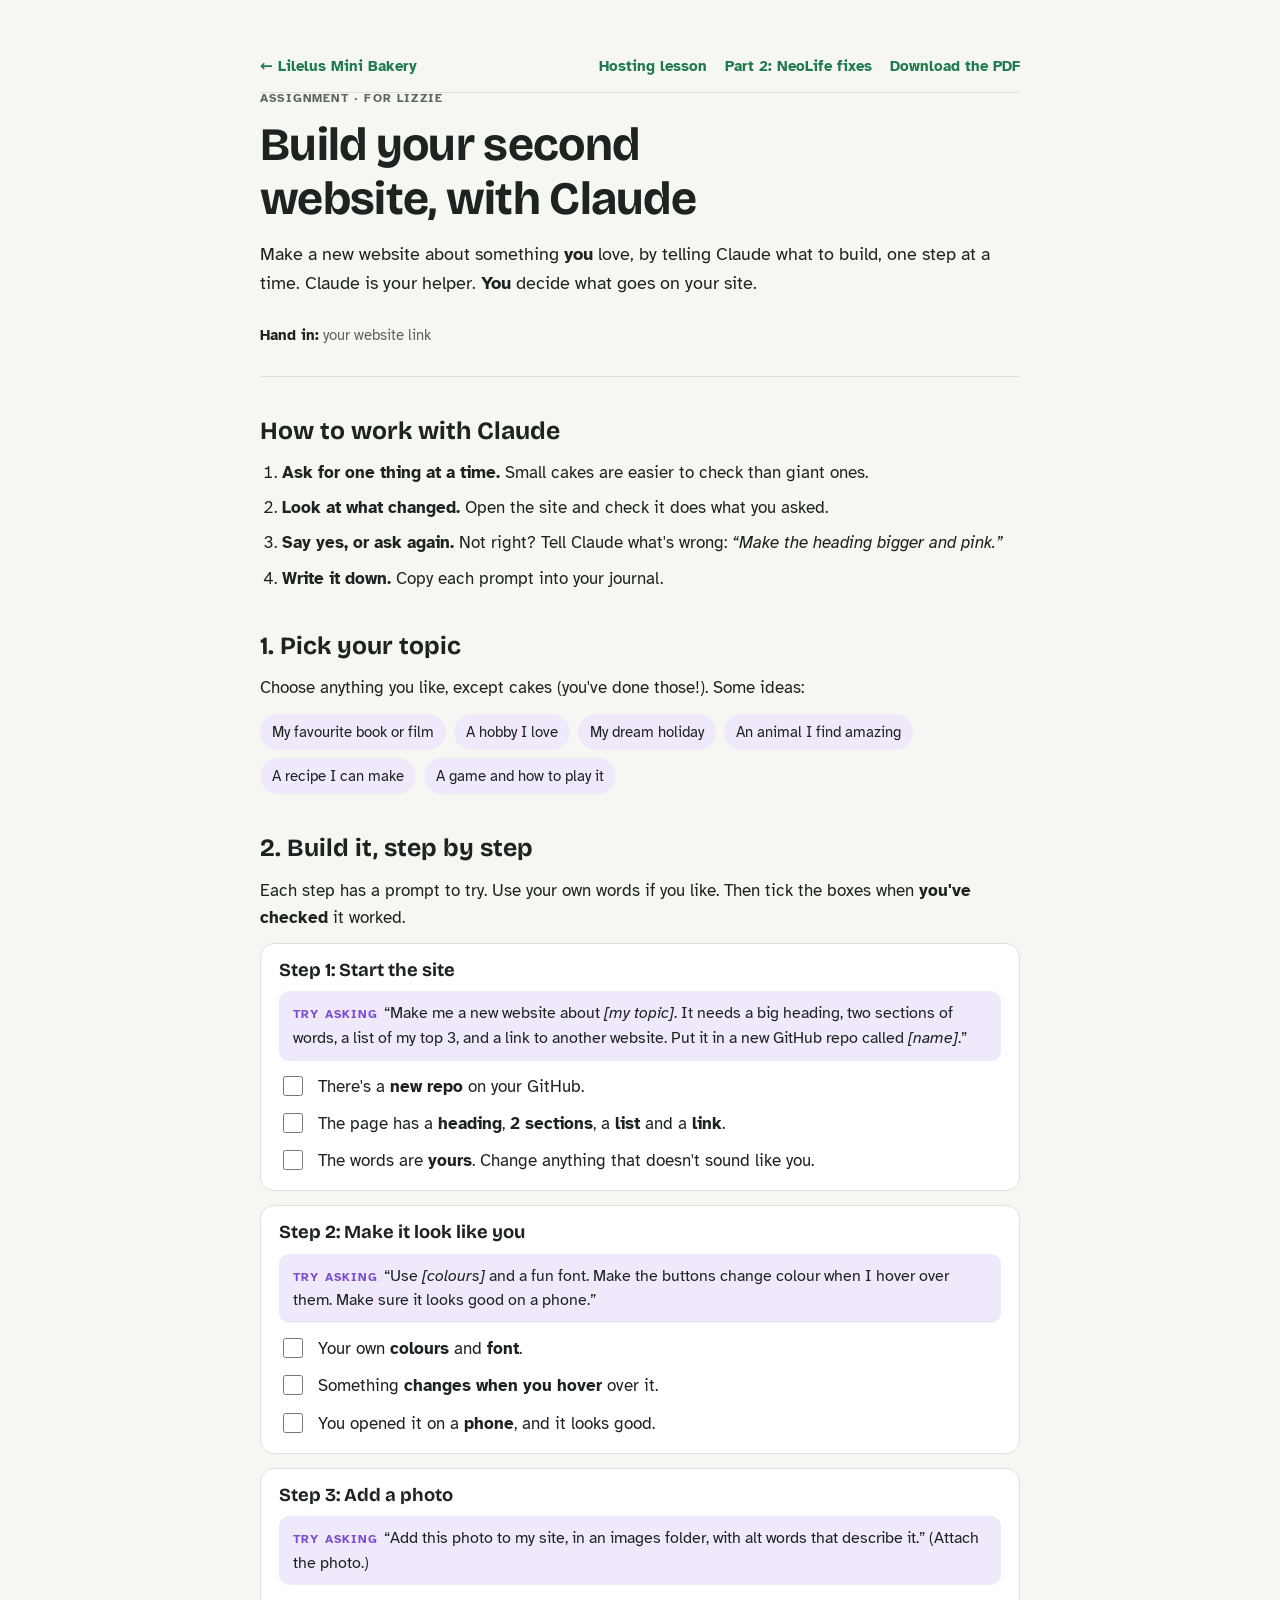
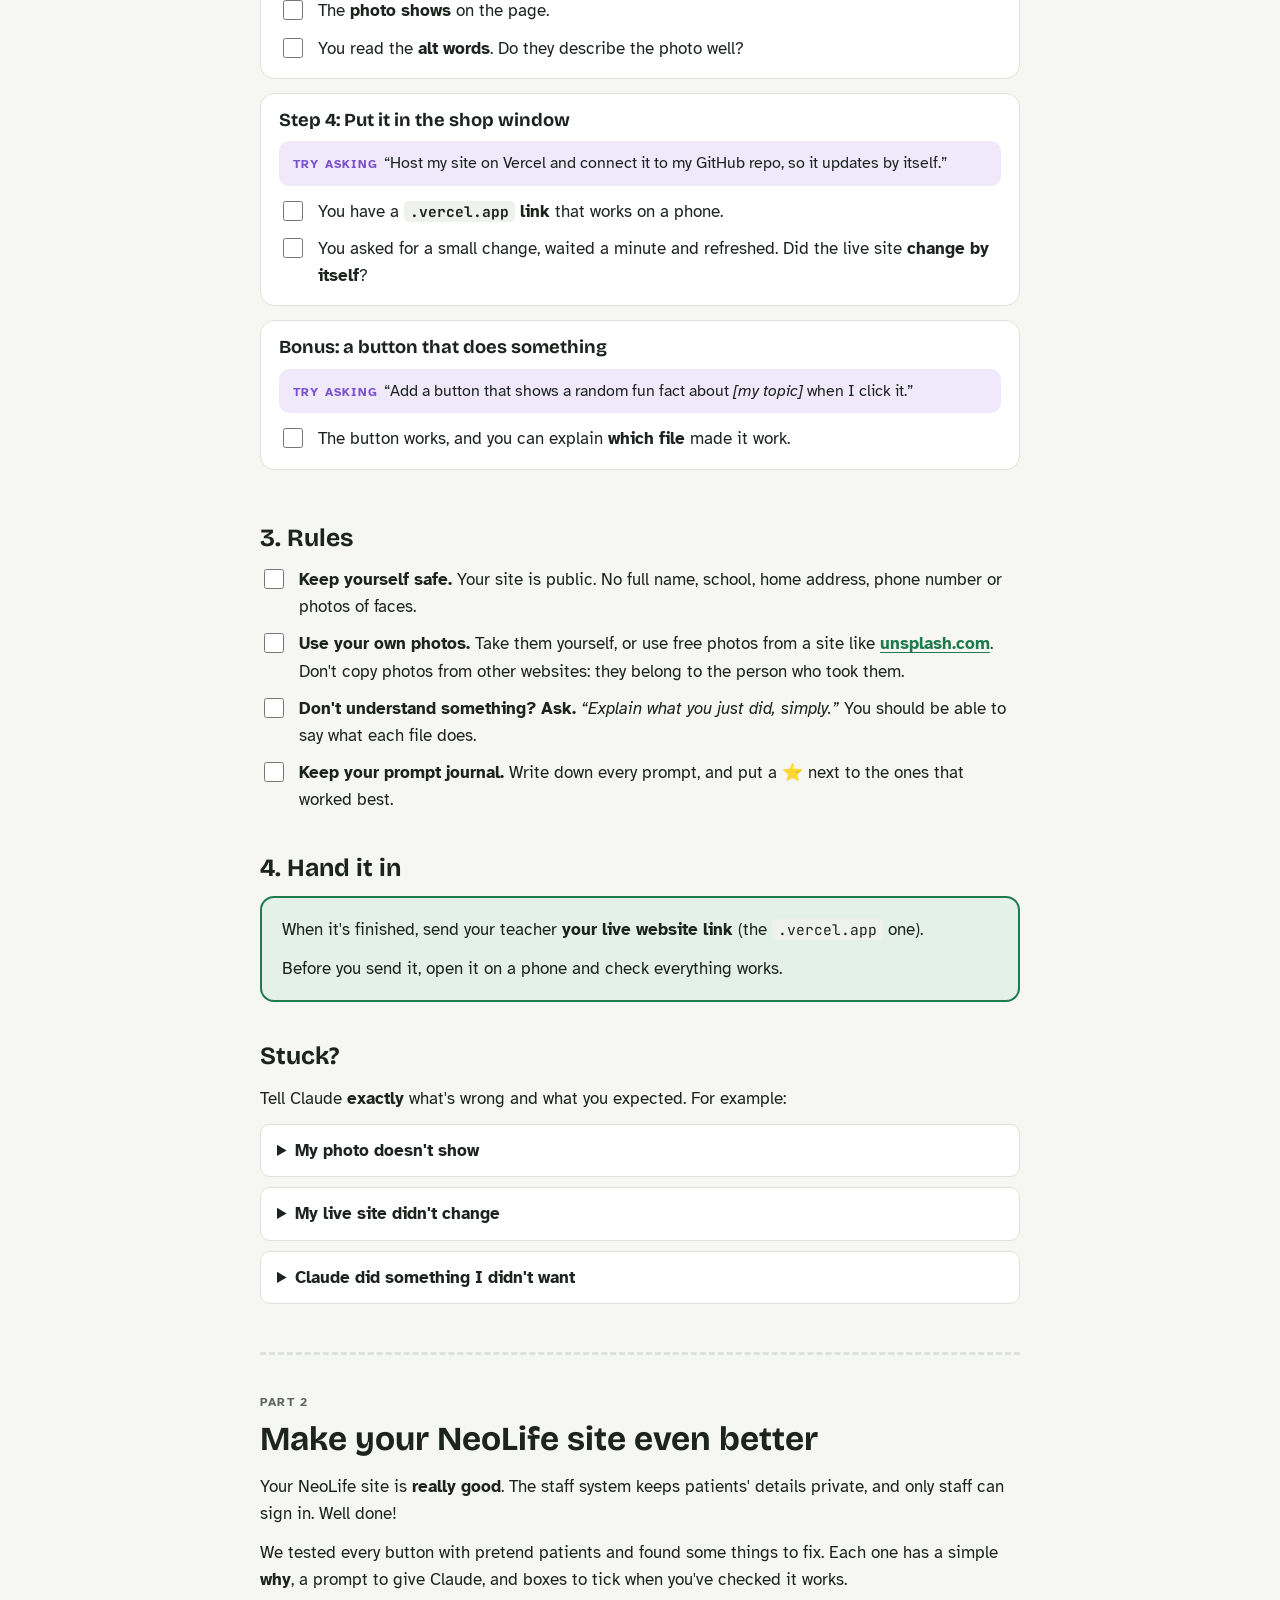
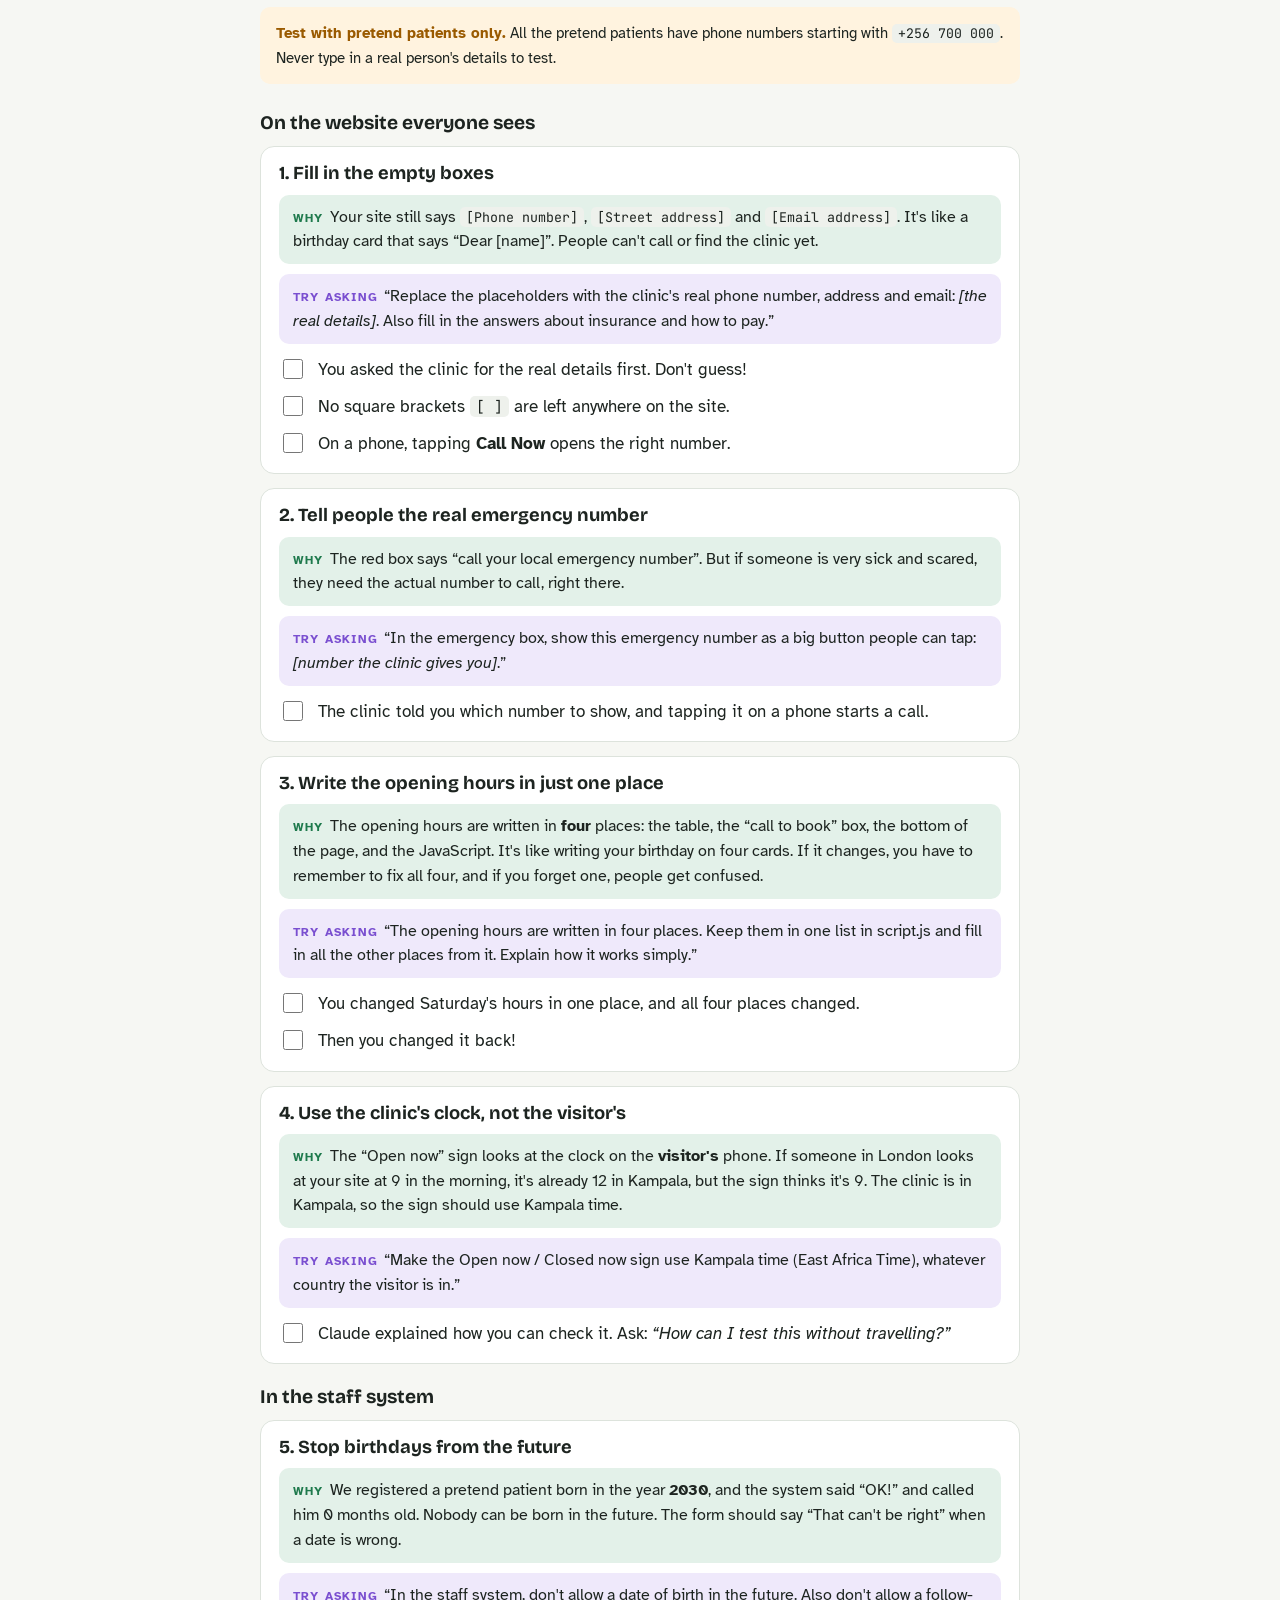
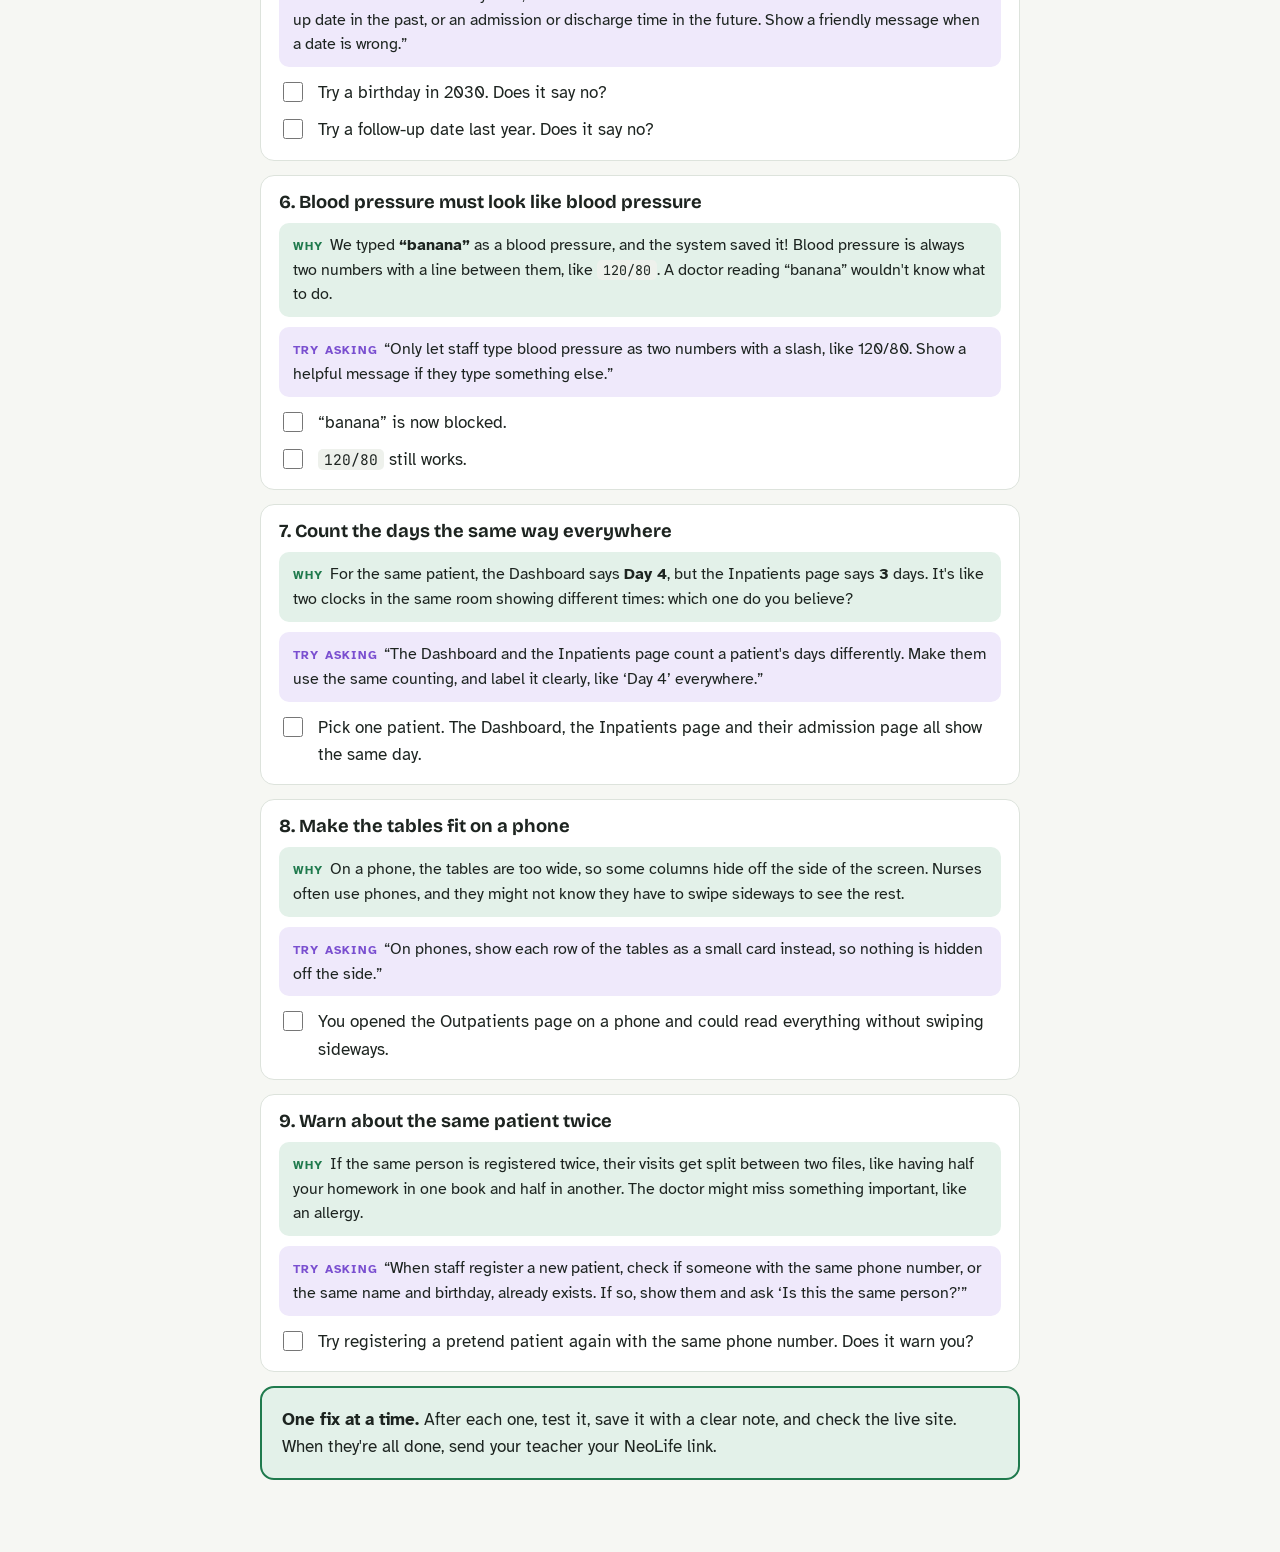
<file: lessons/second-website/index.html>
<!doctype html>
<html lang="en">
<head>
<meta charset="utf-8">
<meta name="viewport" content="width=device-width, initial-scale=1">
<meta name="description" content="Lizzie's assignment: build and host a second website by prompting Claude, step by step.">
<meta name="robots" content="noindex">
<title>My Second Website</title>
<link rel="preconnect" href="https://fonts.googleapis.com">
<link rel="preconnect" href="https://fonts.gstatic.com" crossorigin>
<link rel="stylesheet" href="https://fonts.googleapis.com/css2?family=Bricolage+Grotesque:opsz,wght@12..96,600;12..96,700&family=Atkinson+Hyperlegible:ital,wght@0,400;0,700;1,400&family=JetBrains+Mono:wght@500&display=swap">
<style>
/* Layout: one reading column; the 45-minute build is drawn as a commit history (a line with a dot per step). */
:root {
  --bg: #f6f7f3;
  --surface: #ffffff;
  --fg: #1d2420;
  --muted: #5b665f;
  --line: #dde3dc;
  --main: #1f7a4d;        /* the main branch / merge green */
  --main-soft: #e3f1e9;
  --branch: #7a4fd0;      /* practice-branch purple */
  --branch-soft: #efe9fb;
  --warn: #9a5a00;
  --warn-soft: #fff3df;
  --code-bg: #eef1ec;
  --display: "Bricolage Grotesque", "Avenir Next", system-ui, sans-serif;
  --body: "Atkinson Hyperlegible", system-ui, -apple-system, "Segoe UI", sans-serif;
  --mono: "JetBrains Mono", ui-monospace, Menlo, Consolas, monospace;
}
@media (prefers-color-scheme: dark) {
  :root:not([data-theme="light"]) {
    --bg: #141815; --surface: #1c221e; --fg: #e8ede9; --muted: #a3ada6; --line: #2f3832;
    --main: #4fc187; --main-soft: #1d3327; --branch: #b192f2; --branch-soft: #2a2340;
    --warn: #f0b45a; --warn-soft: #3a2e1a; --code-bg: #252c27; color-scheme: dark;
  }
}
:root[data-theme="dark"] {
  --bg: #141815; --surface: #1c221e; --fg: #e8ede9; --muted: #a3ada6; --line: #2f3832;
  --main: #4fc187; --main-soft: #1d3327; --branch: #b192f2; --branch-soft: #2a2340;
  --warn: #f0b45a; --warn-soft: #3a2e1a; --code-bg: #252c27; color-scheme: dark;
}

* { box-sizing: border-box; }
body {
  background: var(--bg);
  color: var(--fg);
  font: 17px/1.6 var(--body);
  padding-left: max(16px, env(safe-area-inset-left, 0px));
  padding-right: max(16px, env(safe-area-inset-right, 0px));
}
.page { max-width: 760px; margin: 0 auto; padding-block: 40px 72px; }

h1, h2, h3 { font-family: var(--display); line-height: 1.15; text-wrap: balance; margin: 0; }
h1 { font-size: clamp(2rem, 6vw, 2.9rem); letter-spacing: -0.015em; }
h2 { font-size: 1.55rem; margin-bottom: 14px; }
h3 { font-size: 1.15rem; }
p { margin: 0 0 12px; }
a { color: var(--main); font-weight: 700; text-underline-offset: 3px; }
code, .mono { font-family: var(--mono); font-size: 0.86em; }
code { background: var(--code-bg); padding: 1px 6px; border-radius: 5px; overflow-wrap: anywhere; }
strong { font-weight: 700; }

.label {
  font: 700 0.74rem/1 var(--body);
  letter-spacing: 0.1em;
  text-transform: uppercase;
  color: var(--muted);
}

/* Header */
header { display: grid; gap: 14px; padding-bottom: 28px; border-bottom: 1px solid var(--line); }
.goal { font-size: 1.12rem; max-width: 62ch; }
.meta { display: flex; flex-wrap: wrap; gap: 8px 22px; color: var(--muted); font-size: 0.95rem; }
.meta b { color: var(--fg); }
.links { display: flex; flex-wrap: wrap; gap: 8px 18px; font-size: 0.95rem; }

section { padding-top: 40px; }
.section-head { display: flex; align-items: baseline; gap: 12px; flex-wrap: wrap; margin-bottom: 14px; }
.section-head h2 { margin: 0; }
.time { font: 500 0.82rem/1 var(--mono); color: var(--muted); }

/* Checklists */
.checks { list-style: none; margin: 0; padding: 0; display: grid; gap: 10px; }
.checks li { display: flex; gap: 12px; align-items: flex-start; }
.checks input { flex: none; width: 20px; height: 20px; margin-top: 3px; accent-color: var(--main); }
.checks label { cursor: pointer; }
.checks input:checked + label { color: var(--muted); text-decoration: line-through; text-decoration-color: var(--line); }

.note {
  margin-top: 14px;
  padding: 14px 16px;
  border-radius: 10px;
  background: var(--warn-soft);
  color: var(--fg);
  font-size: 0.96rem;
}
.note b { color: var(--warn); }

/* Concept: metaphor table */
.say { font-style: italic; color: var(--muted); }
.table-wrap { overflow-x: auto; margin: 6px 0 4px; }
table { width: 100%; border-collapse: collapse; font-size: 0.97rem; }
th, td { text-align: left; padding: 10px 12px; border-bottom: 1px solid var(--line); vertical-align: top; }
th { font: 700 0.74rem/1.2 var(--body); letter-spacing: 0.08em; text-transform: uppercase; color: var(--muted); }
td:first-child { font-weight: 700; white-space: nowrap; }

.graph { margin: 18px 0 6px; padding: 12px; background: var(--surface); border: 1px solid var(--line); border-radius: 12px; overflow-x: auto; }
.graph pre { margin: 0; }

.rule {
  margin-top: 16px;
  padding: 14px 16px;
  border-left: 4px solid var(--main);
  background: var(--main-soft);
  border-radius: 0 10px 10px 0;
}

/* Build: commit-history timeline */
.history { list-style: none; margin: 8px 0 0; padding: 0; position: relative; }
.history::before {
  content: ""; position: absolute; left: 11px; top: 14px; bottom: 14px; width: 3px;
  background: var(--main); border-radius: 2px;
}
.commit { position: relative; padding: 0 0 26px 44px; }
.commit:last-child { padding-bottom: 0; }
.commit::before {
  content: ""; position: absolute; left: 3px; top: 6px; width: 19px; height: 19px; border-radius: 50%;
  background: var(--surface); border: 4px solid var(--main);
}
.commit.on-branch::before { border-color: var(--branch); }
.commit.on-branch .card { border-color: color-mix(in srgb, var(--branch) 35%, var(--line)); }

.card { background: var(--surface); border: 1px solid var(--line); border-radius: 14px; padding: 16px 18px; }
.card-top { display: flex; align-items: flex-start; justify-content: space-between; gap: 12px; margin-bottom: 10px; }
.card-top .mono { color: var(--muted); font-size: 0.78rem; display: block; margin-bottom: 4px; }
.done { flex: none; display: flex; align-items: center; gap: 6px; font-size: 0.85rem; color: var(--muted); cursor: pointer; }
.done input { width: 18px; height: 18px; accent-color: var(--main); }
.commit.is-done .card { opacity: 0.6; }

.roles { display: grid; grid-template-columns: 1fr 1fr; gap: 14px; }
.roles > div { min-width: 0; }
.roles ol, .roles ul { margin: 6px 0 0; padding-left: 20px; }
.roles li { margin-bottom: 4px; }
.predict {
  margin-top: 12px;
  padding: 10px 14px;
  border-radius: 10px;
  background: var(--branch-soft);
  font-size: 0.97rem;
}
.predict .label { color: var(--branch); margin-right: 6px; }
.answer { color: var(--muted); font-size: 0.92rem; }
.branch-tag { font-family: var(--mono); font-size: 0.8em; color: var(--branch); background: var(--branch-soft); padding: 1px 6px; border-radius: 5px; }

/* Troubleshooting */
.fixes { display: grid; gap: 10px; }
details { background: var(--surface); border: 1px solid var(--line); border-radius: 10px; padding: 12px 16px; }
summary { cursor: pointer; font-weight: 700; }
details p { margin: 8px 0 0; }

/* Lizzie's sheet */
.kid-sheet { background: var(--surface); border: 2px dashed var(--line); border-radius: 16px; padding: 22px; }
.words { display: grid; grid-template-columns: repeat(auto-fill, minmax(200px, 1fr)); gap: 12px 20px; margin: 10px 0 0; }
.words div { min-width: 0; }
.words dt { font-family: var(--mono); font-weight: 500; color: var(--main); }
.words dd { margin: 2px 0 0; font-size: 0.95rem; }
.qs { margin: 8px 0 0; padding-left: 22px; display: grid; gap: 14px; }
.blank { display: block; border-bottom: 1px solid var(--line); height: 26px; }

:focus-visible { outline: 3px solid var(--branch); outline-offset: 2px; }

@media (max-width: 600px) {
  body { font-size: 16px; }
  .page { padding-block: 24px 56px; }
  .roles { grid-template-columns: 1fr; }
  .commit { padding-left: 36px; }
  .card { padding: 14px; }
  td:first-child { white-space: normal; }
}
@media (prefers-reduced-motion: reduce) { * { transition: none !important; } }

body { margin: 0; }
.site-bar { display: flex; flex-wrap: wrap; gap: 8px 18px; align-items: center; justify-content: space-between; padding-block: 14px; border-bottom: 1px solid var(--line); font-size: 0.95rem; }
.site-bar a { text-decoration: none; }
.site-bar nav { display: flex; flex-wrap: wrap; gap: 8px 18px; }
.show-answer { margin-left: 6px; padding: 2px 10px; border: 1.5px solid var(--branch); border-radius: 999px; background: transparent; color: var(--branch); font: 700 0.8rem var(--body); cursor: pointer; vertical-align: baseline; }
.show-answer[aria-expanded="true"] { background: var(--branch); color: var(--surface); }
.show-answer + .answer { margin-left: 6px; }
@media print {
  .site-bar, .show-answer { display: none !important; }
  .answer[hidden] { display: inline !important; }
}
.starter { margin: 10px 0 0; padding: 14px 16px; background: var(--code-bg); border-radius: 10px; overflow-x: auto; font: 500 0.8rem/1.55 var(--mono); }
.big-idea { margin: 6px 0 14px; padding: 18px 20px; background: var(--surface); border: 1px solid var(--line); border-radius: 14px; font-size: 1.08rem; }
.big-idea p:last-child { margin: 0; }
@media print { .starter { white-space: pre-wrap; } }
.ideas { display: flex; flex-wrap: wrap; gap: 8px; margin: 8px 0 0; padding: 0; list-style: none; }
.ideas li { padding: 6px 12px; border-radius: 999px; background: var(--branch-soft); color: var(--fg); font-size: 0.95rem; }
.handin { margin-top: 14px; padding: 18px 20px; border: 2px solid var(--main); border-radius: 14px; background: var(--main-soft); }
.handin p:last-child { margin: 0; }
.checks + h3, .card + h3 { margin-top: 22px; }
.part { margin-bottom: 14px; }
.part h3 { margin-bottom: 10px; }
.ask { margin: 0 0 12px; padding: 10px 14px; border-radius: 10px; background: var(--branch-soft); font-size: 0.97rem; }
.ask .label { color: var(--branch); margin-right: 6px; }
.flow-simple { margin: 0; padding-left: 22px; display: grid; gap: 8px; }
.why { margin: 0 0 10px; padding: 10px 14px; border-radius: 10px; background: var(--main-soft); font-size: 0.97rem; }
.why .label { color: var(--main); margin-right: 6px; }
.part-2 { margin-top: 48px; padding-top: 32px; border-top: 3px dashed var(--line); }
.part2-title { font-size: clamp(1.6rem, 5vw, 2.1rem); margin: 6px 0 14px; }
.group-title { margin: 28px 0 12px; font-size: 1.2rem; }
@media print { .part-2, #staff-group { break-before: page; } }
@media print { body { font-size: 14px; } section { padding-top: 22px; } .part, details, .handin { break-inside: avoid; } }
</style>
</head>
<body>


<div class="page">
  <div class="site-bar">
    <a href="../../demo/">← Lilelus Mini Bakery</a>
    <nav>
      <a href="../hosting/">Hosting lesson</a>
      <a href="#part-2">Part 2: NeoLife fixes</a>
      <a href="My_Second_Website.pdf">Download the PDF</a>
    </nav>
  </div>
  <header>
    <span class="label">Assignment · for Lizzie</span>
    <h1>Build your second website, with Claude</h1>
    <p class="goal">Make a new website about something <strong>you</strong> love, by telling Claude what to build, one step at a time. Claude is your helper. <strong>You</strong> decide what goes on your site.</p>
    <div class="meta">
            <span><b>Hand in:</b> your website link</span>
    </div>
  </header>

  <!-- How -->
  <section id="how">
    <div class="section-head"><h2>How to work with Claude</h2></div>
    <ol class="flow-simple">
      <li><strong>Ask for one thing at a time.</strong> Small cakes are easier to check than giant ones.</li>
      <li><strong>Look at what changed.</strong> Open the site and check it does what you asked.</li>
      <li><strong>Say yes, or ask again.</strong> Not right? Tell Claude what's wrong: <em>“Make the heading bigger and pink.”</em></li>
      <li><strong>Write it down.</strong> Copy each prompt into your journal.</li>
    </ol>
  </section>

  <!-- 1. Pick -->
  <section id="pick">
    <div class="section-head"><h2>1. Pick your topic</h2></div>
    <p>Choose anything you like, except cakes (you've done those!). Some ideas:</p>
    <ul class="ideas">
      <li>My favourite book or film</li>
      <li>A hobby I love</li>
      <li>My dream holiday</li>
      <li>An animal I find amazing</li>
      <li>A recipe I can make</li>
      <li>A game and how to play it</li>
    </ul>
  </section>

  <!-- 2. Build -->
  <section id="build">
    <div class="section-head"><h2>2. Build it, step by step</h2></div>
    <p>Each step has a prompt to try. Use your own words if you like. Then tick the boxes when <strong>you've checked</strong> it worked.</p>

    <div class="card part">
      <h3>Step 1: Start the site</h3>
      <p class="ask"><span class="label">Try asking</span>“Make me a new website about <em>[my topic]</em>. It needs a big heading, two sections of words, a list of my top 3, and a link to another website. Put it in a new GitHub repo called <em>[name]</em>.”</p>
      <ul class="checks">
        <li><input type="checkbox" id="c-repo"><label for="c-repo">There's a <strong>new repo</strong> on your GitHub.</label></li>
        <li><input type="checkbox" id="c-html"><label for="c-html">The page has a <strong>heading</strong>, <strong>2 sections</strong>, a <strong>list</strong> and a <strong>link</strong>.</label></li>
        <li><input type="checkbox" id="c-words"><label for="c-words">The words are <strong>yours</strong>. Change anything that doesn't sound like you.</label></li>
      </ul>
    </div>

    <div class="card part">
      <h3>Step 2: Make it look like you</h3>
      <p class="ask"><span class="label">Try asking</span>“Use <em>[colours]</em> and a fun font. Make the buttons change colour when I hover over them. Make sure it looks good on a phone.”</p>
      <ul class="checks">
        <li><input type="checkbox" id="c-colours"><label for="c-colours">Your own <strong>colours</strong> and <strong>font</strong>.</label></li>
        <li><input type="checkbox" id="c-hover"><label for="c-hover">Something <strong>changes when you hover</strong> over it.</label></li>
        <li><input type="checkbox" id="c-phone"><label for="c-phone">You opened it on a <strong>phone</strong>, and it looks good.</label></li>
      </ul>
    </div>

    <div class="card part">
      <h3>Step 3: Add a photo</h3>
      <p class="ask"><span class="label">Try asking</span>“Add this photo to my site, in an images folder, with alt words that describe it.” (Attach the photo.)</p>
      <ul class="checks">
        <li><input type="checkbox" id="c-img"><label for="c-img">The <strong>photo shows</strong> on the page.</label></li>
        <li><input type="checkbox" id="c-alt"><label for="c-alt">You read the <strong>alt words</strong>. Do they describe the photo well?</label></li>
      </ul>
    </div>

    <div class="card part">
      <h3>Step 4: Put it in the shop window</h3>
      <p class="ask"><span class="label">Try asking</span>“Host my site on Vercel and connect it to my GitHub repo, so it updates by itself.”</p>
      <ul class="checks">
        <li><input type="checkbox" id="c-vercel"><label for="c-vercel">You have a <strong><code>.vercel.app</code> link</strong> that works on a phone.</label></li>
        <li><input type="checkbox" id="c-auto"><label for="c-auto">You asked for a small change, waited a minute and refreshed. Did the live site <strong>change by itself</strong>?</label></li>
      </ul>
    </div>

    <div class="card part">
      <h3>Bonus: a button that does something</h3>
      <p class="ask"><span class="label">Try asking</span>“Add a button that shows a random fun fact about <em>[my topic]</em> when I click it.”</p>
      <ul class="checks">
        <li><input type="checkbox" id="c-js"><label for="c-js">The button works, and you can explain <strong>which file</strong> made it work.</label></li>
      </ul>
    </div>
  </section>

  <!-- 3. Rules -->
  <section id="rules">
    <div class="section-head"><h2>3. Rules</h2></div>
    <ul class="checks">
      <li><input type="checkbox" id="r-safe"><label for="r-safe"><strong>Keep yourself safe.</strong> Your site is public. No full name, school, home address, phone number or photos of faces.</label></li>
      <li><input type="checkbox" id="r-photos"><label for="r-photos"><strong>Use your own photos.</strong> Take them yourself, or use free photos from a site like <a href="https://unsplash.com" target="_blank" rel="noopener">unsplash.com</a>. Don't copy photos from other websites: they belong to the person who took them.</label></li>
      <li><input type="checkbox" id="r-read"><label for="r-read"><strong>Don't understand something? Ask.</strong> <em>“Explain what you just did, simply.”</em> You should be able to say what each file does.</label></li>
      <li><input type="checkbox" id="r-journal"><label for="r-journal"><strong>Keep your prompt journal.</strong> Write down every prompt, and put a ⭐ next to the ones that worked best.</label></li>
    </ul>
  </section>

  <!-- 4. Hand in -->
  <section id="handin">
    <div class="section-head"><h2>4. Hand it in</h2></div>
    <div class="handin">
      <p>When it's finished, send your teacher <strong>your live website link</strong> (the <code>.vercel.app</code> one).</p>
      <p>Before you send it, open it on a phone and check everything works.</p>
    </div>
  </section>

  <!-- 5. Stuck -->
  <section id="stuck">
    <div class="section-head"><h2>Stuck?</h2></div>
    <p>Tell Claude <strong>exactly</strong> what's wrong and what you expected. For example:</p>
    <div class="fixes">
      <details><summary>My photo doesn't show</summary>
        <p><em>“My photo doesn't show on the live site. Can you find out why and explain it simply?”</em> (Phone photos saved as <code>.HEIC</code> often don't show: ask Claude to change it to JPG.)</p>
      </details>
      <details><summary>My live site didn't change</summary>
        <p><em>“I changed my site but the .vercel.app link still shows the old one. Why?”</em> (Often the change is still on a branch and needs merging.)</p>
      </details>
      <details><summary>Claude did something I didn't want</summary>
        <p><em>“Please undo that last change.”</em> Nothing is lost: GitHub keeps every version.</p>
      </details>
    </div>
  </section>

  <!-- ================= PART 2 ================= -->
  <section id="part-2" class="part-2">
    <span class="label">Part 2</span>
    <h2 class="part2-title">Make your NeoLife site even better</h2>
    <p>Your NeoLife site is <strong>really good</strong>. The staff system keeps patients' details private, and only staff can sign in. Well done!</p>
    <p>We tested every button with pretend patients and found some things to fix. Each one has a simple <strong>why</strong>, a prompt to give Claude, and boxes to tick when you've checked it works.</p>
    <p class="note"><b>Test with pretend patients only.</b> All the pretend patients have phone numbers starting with <code>+256 700 000</code>. Never type in a real person's details to test.</p>

    <h3 class="group-title">On the website everyone sees</h3>

    <div class="card part">
      <h3>1. Fill in the empty boxes</h3>
      <p class="why"><span class="label">Why</span>Your site still says <code>[Phone number]</code>, <code>[Street address]</code> and <code>[Email address]</code>. It's like a birthday card that says “Dear [name]”. People can't call or find the clinic yet.</p>
      <p class="ask"><span class="label">Try asking</span>“Replace the placeholders with the clinic's real phone number, address and email: <em>[the real details]</em>. Also fill in the answers about insurance and how to pay.”</p>
      <ul class="checks">
        <li><input type="checkbox" id="p2-blank-ask"><label for="p2-blank-ask">You asked the clinic for the real details first. Don't guess!</label></li>
        <li><input type="checkbox" id="p2-blank-none"><label for="p2-blank-none">No square brackets <code>[ ]</code> are left anywhere on the site.</label></li>
        <li><input type="checkbox" id="p2-blank-call"><label for="p2-blank-call">On a phone, tapping <strong>Call Now</strong> opens the right number.</label></li>
      </ul>
    </div>

    <div class="card part">
      <h3>2. Tell people the real emergency number</h3>
      <p class="why"><span class="label">Why</span>The red box says “call your local emergency number”. But if someone is very sick and scared, they need the actual number to call, right there.</p>
      <p class="ask"><span class="label">Try asking</span>“In the emergency box, show this emergency number as a big button people can tap: <em>[number the clinic gives you]</em>.”</p>
      <ul class="checks">
        <li><input type="checkbox" id="p2-emerg"><label for="p2-emerg">The clinic told you which number to show, and tapping it on a phone starts a call.</label></li>
      </ul>
    </div>

    <div class="card part">
      <h3>3. Write the opening hours in just one place</h3>
      <p class="why"><span class="label">Why</span>The opening hours are written in <strong>four</strong> places: the table, the “call to book” box, the bottom of the page, and the JavaScript. It's like writing your birthday on four cards. If it changes, you have to remember to fix all four, and if you forget one, people get confused.</p>
      <p class="ask"><span class="label">Try asking</span>“The opening hours are written in four places. Keep them in one list in script.js and fill in all the other places from it. Explain how it works simply.”</p>
      <ul class="checks">
        <li><input type="checkbox" id="p2-hours-one"><label for="p2-hours-one">You changed Saturday's hours in one place, and all four places changed.</label></li>
        <li><input type="checkbox" id="p2-hours-back"><label for="p2-hours-back">Then you changed it back!</label></li>
      </ul>
    </div>

    <div class="card part">
      <h3>4. Use the clinic's clock, not the visitor's</h3>
      <p class="why"><span class="label">Why</span>The “Open now” sign looks at the clock on the <strong>visitor's</strong> phone. If someone in London looks at your site at 9 in the morning, it's already 12 in Kampala, but the sign thinks it's 9. The clinic is in Kampala, so the sign should use Kampala time.</p>
      <p class="ask"><span class="label">Try asking</span>“Make the Open now / Closed now sign use Kampala time (East Africa Time), whatever country the visitor is in.”</p>
      <ul class="checks">
        <li><input type="checkbox" id="p2-clock"><label for="p2-clock">Claude explained how you can check it. Ask: <em>“How can I test this without travelling?”</em></label></li>
      </ul>
    </div>

    <h3 class="group-title" id="staff-group">In the staff system</h3>

    <div class="card part">
      <h3>5. Stop birthdays from the future</h3>
      <p class="why"><span class="label">Why</span>We registered a pretend patient born in the year <strong>2030</strong>, and the system said “OK!” and called him 0 months old. Nobody can be born in the future. The form should say “That can't be right” when a date is wrong.</p>
      <p class="ask"><span class="label">Try asking</span>“In the staff system, don't allow a date of birth in the future. Also don't allow a follow-up date in the past, or an admission or discharge time in the future. Show a friendly message when a date is wrong.”</p>
      <ul class="checks">
        <li><input type="checkbox" id="p2-dob"><label for="p2-dob">Try a birthday in 2030. Does it say no?</label></li>
        <li><input type="checkbox" id="p2-followup"><label for="p2-followup">Try a follow-up date last year. Does it say no?</label></li>
      </ul>
    </div>

    <div class="card part">
      <h3>6. Blood pressure must look like blood pressure</h3>
      <p class="why"><span class="label">Why</span>We typed <strong>“banana”</strong> as a blood pressure, and the system saved it! Blood pressure is always two numbers with a line between them, like <code>120/80</code>. A doctor reading “banana” wouldn't know what to do.</p>
      <p class="ask"><span class="label">Try asking</span>“Only let staff type blood pressure as two numbers with a slash, like 120/80. Show a helpful message if they type something else.”</p>
      <ul class="checks">
        <li><input type="checkbox" id="p2-bp-banana"><label for="p2-bp-banana">“banana” is now blocked.</label></li>
        <li><input type="checkbox" id="p2-bp-ok"><label for="p2-bp-ok"><code>120/80</code> still works.</label></li>
      </ul>
    </div>

    <div class="card part">
      <h3>7. Count the days the same way everywhere</h3>
      <p class="why"><span class="label">Why</span>For the same patient, the Dashboard says <strong>Day 4</strong>, but the Inpatients page says <strong>3</strong> days. It's like two clocks in the same room showing different times: which one do you believe?</p>
      <p class="ask"><span class="label">Try asking</span>“The Dashboard and the Inpatients page count a patient's days differently. Make them use the same counting, and label it clearly, like ‘Day 4’ everywhere.”</p>
      <ul class="checks">
        <li><input type="checkbox" id="p2-days"><label for="p2-days">Pick one patient. The Dashboard, the Inpatients page and their admission page all show the same day.</label></li>
      </ul>
    </div>

    <div class="card part">
      <h3>8. Make the tables fit on a phone</h3>
      <p class="why"><span class="label">Why</span>On a phone, the tables are too wide, so some columns hide off the side of the screen. Nurses often use phones, and they might not know they have to swipe sideways to see the rest.</p>
      <p class="ask"><span class="label">Try asking</span>“On phones, show each row of the tables as a small card instead, so nothing is hidden off the side.”</p>
      <ul class="checks">
        <li><input type="checkbox" id="p2-phone"><label for="p2-phone">You opened the Outpatients page on a phone and could read everything without swiping sideways.</label></li>
      </ul>
    </div>

    <div class="card part">
      <h3>9. Warn about the same patient twice</h3>
      <p class="why"><span class="label">Why</span>If the same person is registered twice, their visits get split between two files, like having half your homework in one book and half in another. The doctor might miss something important, like an allergy.</p>
      <p class="ask"><span class="label">Try asking</span>“When staff register a new patient, check if someone with the same phone number, or the same name and birthday, already exists. If so, show them and ask ‘Is this the same person?’”</p>
      <ul class="checks">
        <li><input type="checkbox" id="p2-dup"><label for="p2-dup">Try registering a pretend patient again with the same phone number. Does it warn you?</label></li>
      </ul>
    </div>

    <div class="handin">
      <p><strong>One fix at a time.</strong> After each one, test it, save it with a clear note, and check the live site. When they're all done, send your teacher your NeoLife link.</p>
    </div>
  </section>
</div>

<script>
(function () {
  const KEY = "second-website-checks";
  let saved = {};
  try { saved = JSON.parse(localStorage.getItem(KEY)) || {}; } catch (e) { saved = {}; }
  document.querySelectorAll('input[type="checkbox"]').forEach(function (box) {
    if (saved[box.id]) box.checked = true;
    box.addEventListener("change", function () {
      saved[box.id] = box.checked;
      try { localStorage.setItem(KEY, JSON.stringify(saved)); } catch (e) { /* not saved: fine */ }
    });
  });
})();
</script>

</body>
</html>
</file>
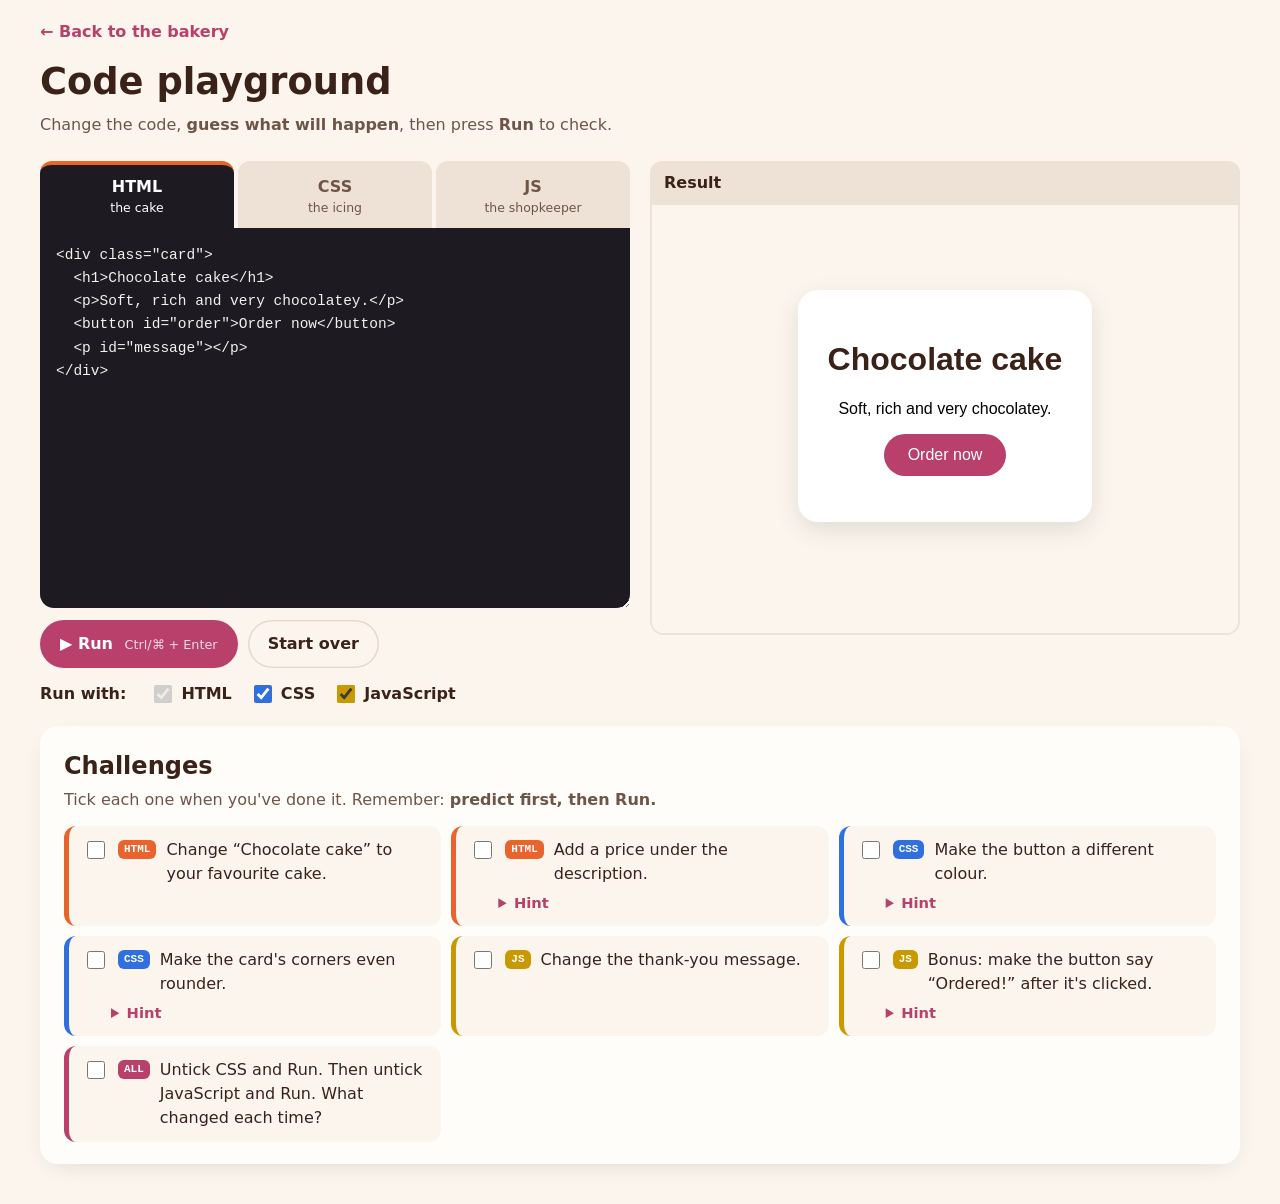
<file: playground.html>
<!doctype html>
<html lang="en">
<head>
  <meta charset="utf-8" />
  <meta name="viewport" content="width=device-width, initial-scale=1" />
  <title>Code Playground · HTML, CSS & JS demo</title>
  <link rel="stylesheet" href="lab/playground.css" />
</head>
<body>
  <header class="pg-top">
    <a href="index.html" class="pg-back">← Back to the bakery</a>
    <h1>Code playground</h1>
    <p>Change the code, <b>guess what will happen</b>, then press <b>Run</b> to check.</p>
  </header>

  <main class="pg-main">
    <section class="pg-editor" aria-label="Code editor">
      <div class="pg-tabs" role="tablist">
        <button role="tab" class="pg-tab tab-html" aria-selected="true" aria-controls="code-html" id="tab-html">HTML <small>the cake</small></button>
        <button role="tab" class="pg-tab tab-css" aria-selected="false" aria-controls="code-css" id="tab-css">CSS <small>the icing</small></button>
        <button role="tab" class="pg-tab tab-js" aria-selected="false" aria-controls="code-js" id="tab-js">JS <small>the shopkeeper</small></button>
      </div>

      <textarea id="code-html" class="pg-code" role="tabpanel" aria-labelledby="tab-html" spellcheck="false" autocapitalize="off" autocomplete="off"></textarea>
      <textarea id="code-css" class="pg-code" role="tabpanel" aria-labelledby="tab-css" spellcheck="false" autocapitalize="off" autocomplete="off" hidden></textarea>
      <textarea id="code-js" class="pg-code" role="tabpanel" aria-labelledby="tab-js" spellcheck="false" autocapitalize="off" autocomplete="off" hidden></textarea>

      <div class="pg-actions">
        <button id="run" class="pg-run">▶ Run <kbd>Ctrl/⌘ + Enter</kbd></button>
        <button id="reset" class="pg-reset">Start over</button>
      </div>

      <fieldset class="pg-layers">
        <legend>Run with:</legend>
        <label class="l-html"><input type="checkbox" checked disabled /> HTML</label>
        <label class="l-css"><input type="checkbox" id="use-css" checked /> CSS</label>
        <label class="l-js"><input type="checkbox" id="use-js" checked /> JavaScript</label>
      </fieldset>
    </section>

    <section class="pg-preview" aria-label="Result">
      <div class="pg-preview-head">
        <span>Result</span>
        <span class="pg-dirty" id="dirty" hidden>Code changed: press Run</span>
      </div>
      <iframe id="preview" title="Result of your code" sandbox="allow-scripts allow-modals"></iframe>
      <p class="pg-error" id="error" role="alert" hidden></p>
    </section>

    <section class="pg-challenges" aria-label="Challenges">
      <h2>Challenges</h2>
      <p class="pg-hint">Tick each one when you've done it. Remember: <b>predict first, then Run.</b></p>
      <ol id="challenges"></ol>
    </section>
  </main>

  <script src="lab/playground.js"></script>
</body>
</html>
</file>
<file: styles.css>
/* ===== Lilelus Cakes & More ===== */

:root {
  --cream: #fbf5ee;
  --cream-2: #f5ebdf;
  --paper: #fffdf9;
  --ink: #3a2219;
  --ink-soft: #6e5548;
  --line: #e8d9c8;
  --berry: #b8406a;
  --berry-dark: #973257;
  --berry-tint: #fbe3e8;
  --butter: #f6d27a;
  --mint: #8fb6a0;
  --radius: 22px;
  --radius-sm: 12px;
  --shadow: 0 1px 2px rgba(58, 34, 25, .06), 0 10px 30px -12px rgba(58, 34, 25, .18);
  --font-display: "Fraunces", Georgia, "Times New Roman", serif;
  --font-body: "DM Sans", system-ui, -apple-system, "Segoe UI", sans-serif;
}

*, *::before, *::after { box-sizing: border-box; }

[hidden] { display: none !important; }

html { scroll-behavior: smooth; scroll-padding-top: 84px; }

body {
  margin: 0;
  background: var(--cream);
  color: var(--ink);
  font-family: var(--font-body);
  font-size: 17px;
  line-height: 1.6;
  -webkit-font-smoothing: antialiased;
}

img, svg { display: block; max-width: 100%; }

h1, h2, h3 {
  font-family: var(--font-display);
  font-weight: 600;
  line-height: 1.1;
  letter-spacing: -0.01em;
  margin: 0 0 .5em;
}

h1 { font-size: clamp(2.4rem, 5.4vw, 4rem); }
h2 { font-size: clamp(2rem, 4vw, 2.9rem); }
h3 { font-size: 1.3rem; }

p { margin: 0 0 1em; }

a { color: inherit; }

.wrap { width: min(1160px, 100% - 40px); margin-inline: auto; }

.eyebrow {
  font-size: .8rem;
  font-weight: 600;
  letter-spacing: .14em;
  text-transform: uppercase;
  color: var(--berry);
  margin-bottom: .9em;
}

.muted { color: var(--ink-soft); }
.small { font-size: .9rem; }
.center { text-align: center; margin-top: 40px; }

/* ===== Buttons ===== */
.btn {
  display: inline-flex;
  align-items: center;
  justify-content: center;
  gap: .5em;
  border: 0;
  border-radius: 999px;
  padding: .9em 1.6em;
  font: 600 1rem/1 var(--font-body);
  text-decoration: none;
  cursor: pointer;
  transition: transform .15s ease, background-color .2s ease, box-shadow .2s ease, color .2s ease;
}
.btn:active { transform: translateY(1px) scale(.98); }
.btn:focus-visible { outline: 3px solid var(--butter); outline-offset: 3px; }

.btn-primary { background: var(--berry); color: #fff; box-shadow: 0 6px 18px -8px rgba(184, 64, 106, .7); }
.btn-primary:hover { background: var(--berry-dark); }

.btn-ghost { background: transparent; color: var(--ink); box-shadow: inset 0 0 0 1.5px var(--line); }
.btn-ghost:hover { box-shadow: inset 0 0 0 1.5px var(--ink); }

.btn-sm { padding: .7em 1.2em; font-size: .92rem; }
.btn-block { width: 100%; }

.btn-card {
  margin-top: auto;
  align-self: flex-start;
  background: var(--cream);
  color: var(--ink);
  padding: .75em 1.3em;
  font-size: .95rem;
  box-shadow: inset 0 0 0 1.5px var(--line);
}
.btn-card:hover { background: var(--ink); color: var(--cream); box-shadow: none; }

/* ===== Header ===== */
.site-header {
  position: sticky;
  top: 0;
  z-index: 20;
  background: rgba(251, 245, 238, .86);
  backdrop-filter: saturate(1.4) blur(10px);
  -webkit-backdrop-filter: saturate(1.4) blur(10px);
  border-bottom: 1px solid transparent;
  transition: border-color .2s ease;
}
.site-header.scrolled { border-bottom-color: var(--line); }

.header-inner { display: flex; align-items: center; gap: 24px; height: 72px; }

.brand { display: flex; align-items: center; gap: 10px; text-decoration: none; margin-right: auto; }
.brand-mark {
  display: grid; place-items: center;
  width: 38px; height: 38px;
  border-radius: 50%;
  background: var(--berry);
  color: #fff;
  font: 700 1.25rem/1 var(--font-display);
}
.brand-name { font: 600 1.25rem/1 var(--font-display); margin: 0; }
.brand-name em { font-style: italic; font-weight: 500; color: var(--berry); }

.nav { display: flex; gap: 28px; }
.nav a { text-decoration: none; font-weight: 500; color: var(--ink-soft); transition: color .2s; }
.nav a:hover { color: var(--ink); }

/* ===== Hero ===== */
.hero { padding: 56px 0 88px; overflow: hidden; }
.hero-inner { display: grid; grid-template-columns: 1.05fr .95fr; gap: 48px; align-items: center; }
.lede { font-size: 1.15rem; color: var(--ink-soft); max-width: 34ch; }
.hero-actions { display: flex; flex-wrap: wrap; gap: 12px; margin: 28px 0 32px; }
.hero-points { list-style: none; padding: 0; margin: 0; display: flex; flex-wrap: wrap; gap: 10px 22px; color: var(--ink-soft); font-size: .95rem; }
.hero-points li { display: flex; align-items: center; gap: 8px; }
.hero-points li::before { content: ""; width: 8px; height: 8px; border-radius: 50%; background: var(--mint); }

.hero-art { position: relative; aspect-ratio: 1 / 1; max-width: 520px; justify-self: center; width: 100%; }
.hero-plate {
  position: absolute; inset: 6%;
  border-radius: 50%;
  background: radial-gradient(circle at 50% 40%, #fff 0 45%, var(--berry-tint) 46% 100%);
  display: grid; place-items: center;
  box-shadow: var(--shadow);
}
.hero-plate .ill { width: 74%; height: auto; aspect-ratio: 200 / 170; color: var(--ink); }
/* A real photo in the hero sits in a tall rounded frame so the whole cake shows */
.hero-plate:has(img) { overflow: hidden; inset: 2% 16%; border-radius: 28px; }
.hero-plate img { width: 100%; height: 100%; object-fit: cover; object-position: center; }
.hero-chip {
  position: absolute;
  width: 32%; aspect-ratio: 1;
  border-radius: 50%;
  background: var(--paper);
  box-shadow: var(--shadow);
  display: grid; place-items: center;
  animation: bob 6s ease-in-out infinite;
}
.hero-chip .ill { width: 78%; height: auto; aspect-ratio: 200 / 170; color: var(--ink); }
.hero-chip-a { left: -2%; bottom: 4%; background: #f6e6d4; }
.hero-chip-b { right: -2%; top: 2%; background: #e5efe7; animation-delay: -3s; }

@keyframes bob { 50% { transform: translateY(-10px); } }

/* ===== Sections ===== */
.section { padding: 88px 0; }
.section-tint { background: var(--cream-2); }
.section-head { max-width: 620px; margin-bottom: 44px; }
.section-head p:last-child { color: var(--ink-soft); font-size: 1.08rem; }

.grid { display: grid; gap: 24px; }
.grid-cakes { grid-template-columns: repeat(4, 1fr); }
.grid-cookies { grid-template-columns: repeat(4, 1fr); }

/* Cake cards */
.card {
  display: flex; flex-direction: column;
  background: var(--paper);
  border-radius: var(--radius);
  overflow: hidden;
  box-shadow: var(--shadow);
  transition: transform .25s ease, box-shadow .25s ease;
}
.card:hover { transform: translateY(-4px); box-shadow: 0 2px 4px rgba(58,34,25,.06), 0 20px 40px -16px rgba(58,34,25,.28); }

.card-media, .mini-media {
  background: var(--bg, var(--cream-2));
  display: grid; place-items: center;
  aspect-ratio: 4 / 3;
  color: var(--ink);
}
.card-media .ill, .mini-media .ill { width: 72%; height: auto; aspect-ratio: 200 / 170; transition: transform .35s ease; }
.card:hover .card-media .ill { transform: scale(1.05) rotate(-2deg); }
/* Real photos dropped into a card fill the frame */
.card-media, .mini-media { position: relative; overflow: hidden; }
/* Absolute so a tall photo can't stretch the frame taller than the drawings */
.card-media img, .mini-media img { position: absolute; inset: 0; width: 100%; height: 100%; object-fit: cover; }

.card-body { display: flex; flex-direction: column; gap: 4px; padding: 22px 22px 24px; flex: 1; }
.card-body p { color: var(--ink-soft); font-size: .97rem; }

.tags { list-style: none; padding: 0; margin: 0 0 18px; display: flex; flex-wrap: wrap; gap: 6px; }
.tags li { font-size: .8rem; font-weight: 500; padding: .35em .8em; border-radius: 999px; background: var(--cream); color: var(--ink-soft); }

/* Cookie minis */
.mini { text-align: center; }
.mini-media { border-radius: 50%; aspect-ratio: 1; margin: 0 auto 18px; width: 82%; box-shadow: var(--shadow); overflow: hidden; transition: transform .3s ease; }
.mini:hover .mini-media { transform: rotate(-6deg) scale(1.03); }
.mini h3 { font-size: 1.15rem; margin-bottom: .3em; }
.mini p { color: var(--ink-soft); font-size: .95rem; }

/* Steps */
.steps { list-style: none; padding: 0; margin: 0; display: grid; grid-template-columns: repeat(3, 1fr); gap: 24px; }
.steps li { background: var(--paper); border-radius: var(--radius); padding: 30px 28px; box-shadow: var(--shadow); }
.steps p { color: var(--ink-soft); margin: 0; }
.step-num {
  display: grid; place-items: center;
  width: 44px; height: 44px;
  border-radius: 50%;
  background: var(--butter);
  font: 700 1.2rem/1 var(--font-display);
  margin-bottom: 18px;
}

/* ===== Order ===== */
.section-order { background: var(--ink); color: var(--cream); }
.section-order .eyebrow { color: var(--butter); }
.order-inner { display: grid; grid-template-columns: .8fr 1.2fr; gap: 56px; align-items: start; }
.order-intro { position: sticky; top: 110px; }
.order-intro p { color: #e3d3c6; font-size: 1.08rem; }
.order-intro strong { color: #fff; }
.order-note { margin-top: 24px; padding: 16px 18px; border-radius: var(--radius-sm); background: rgba(255,255,255,.07); font-size: .98rem !important; }

.order-form {
  background: var(--paper);
  color: var(--ink);
  border-radius: var(--radius);
  padding: 34px;
  display: grid;
  gap: 20px;
  box-shadow: 0 30px 60px -30px rgba(0,0,0,.5);
}

.field-row { display: grid; grid-template-columns: 1fr 1fr; gap: 20px; }
.field { display: flex; flex-direction: column; gap: 7px; min-width: 0; }
fieldset.field { border: 0; padding: 0; margin: 0; }

label, legend { font-weight: 600; font-size: .95rem; }
legend { margin-bottom: 7px; padding: 0; }
.opt { font-weight: 400; color: var(--ink-soft); }

input[type="text"], input[type="tel"], input[type="date"], select, textarea {
  width: 100%;
  font: inherit;
  font-size: 1rem;
  color: var(--ink);
  background: var(--cream);
  border: 1.5px solid var(--line);
  border-radius: var(--radius-sm);
  padding: .78em .95em;
  transition: border-color .2s, box-shadow .2s, background-color .2s;
  appearance: none;
  -webkit-appearance: none;
  min-height: 50px;
}
select {
  background-image: url("data:image/svg+xml,%3Csvg xmlns='http://www.w3.org/2000/svg' width='12' height='8' viewBox='0 0 12 8'%3E%3Cpath d='M1 1l5 5 5-5' stroke='%236e5548' stroke-width='2' fill='none' stroke-linecap='round'/%3E%3C/svg%3E");
  background-repeat: no-repeat;
  background-position: right 16px center;
  padding-right: 40px;
}
select:disabled { opacity: .6; cursor: not-allowed; }
textarea { resize: vertical; min-height: 110px; }
input::placeholder, textarea::placeholder { color: #a8968a; }

input:focus, select:focus, textarea:focus {
  outline: none;
  border-color: var(--berry);
  background: #fff;
  box-shadow: 0 0 0 4px rgba(184, 64, 106, .14);
}

.field.invalid input, .field.invalid select { border-color: #c2412d; background: #fff6f4; }
.error { display: none; font-size: .86rem; color: #b33a26; }
.field.invalid .error { display: block; }

.choice-group { display: flex; flex-wrap: wrap; gap: 10px; }
.choice { position: relative; cursor: pointer; font-weight: 500; }
.choice input { position: absolute; opacity: 0; pointer-events: none; }
.choice span {
  display: inline-flex; align-items: center; gap: 8px;
  padding: .7em 1.15em;
  border-radius: 999px;
  border: 1.5px solid var(--line);
  background: var(--cream);
  transition: all .2s;
}
.choice span::before {
  content: ""; width: 14px; height: 14px; border-radius: 50%;
  border: 1.5px solid var(--ink-soft);
  transition: all .2s;
}
.choice input:checked + span { border-color: var(--berry); background: var(--berry-tint); }
.choice input:checked + span::before { border: 4.5px solid var(--berry); }
.choice input:focus-visible + span { box-shadow: 0 0 0 4px rgba(184, 64, 106, .2); }

.btn-whatsapp { margin-top: 6px; padding-block: 1.05em; font-size: 1.05rem; }

.form-status { margin: 0; font-size: .95rem; color: var(--ink-soft); min-height: 1em; white-space: pre-line; }
.form-status.ok { color: #2f6b47; }
.form-status.warn { color: #9a4b12; background: #fff4e5; padding: 14px 16px; border-radius: var(--radius-sm); }
.form-status:empty { display: none; }

/* ===== Footer ===== */
.site-footer { background: var(--ink); color: var(--cream); border-top: 1px solid rgba(255,255,255,.08); padding: 40px 0; }
.footer-inner { display: flex; flex-wrap: wrap; align-items: center; justify-content: space-between; gap: 20px; }
.footer-brand { margin-bottom: 6px; }
.footer-brand em { color: var(--butter); }
.site-footer .muted { color: #bfa999; margin: 0; }
.footer-links { display: flex; gap: 24px; }
.footer-links a { text-decoration: none; font-weight: 500; }
.footer-links a:hover { color: var(--butter); }

/* ===== Reveal on scroll ===== */
.reveal { opacity: 0; transform: translateY(16px); transition: opacity .6s ease, transform .6s ease; }
.reveal.in { opacity: 1; transform: none; }
.no-js .reveal { opacity: 1; transform: none; }

/* ===== Responsive ===== */
@media (max-width: 1024px) {
  .grid-cakes { grid-template-columns: repeat(2, 1fr); }
  .grid-cookies { grid-template-columns: repeat(2, 1fr); row-gap: 36px; }
}

@media (max-width: 860px) {
  .nav { display: none; }
  .hero { padding: 32px 0 64px; }
  .hero-inner { grid-template-columns: 1fr; gap: 36px; }
  .hero-art { max-width: 380px; }
  .section { padding: 64px 0; }
  .steps { grid-template-columns: 1fr; }
  .order-inner { grid-template-columns: 1fr; gap: 32px; }
  .order-intro { position: static; }
}

@media (max-width: 560px) {
  body { font-size: 16px; }
  .wrap { width: calc(100% - 32px); }
  .header-inner { height: 64px; gap: 12px; }
  .brand-name { font-size: 1.05rem; }
  .brand-mark { width: 34px; height: 34px; font-size: 1.1rem; }
  .grid-cakes { grid-template-columns: 1fr; }
  .grid-cookies { gap: 28px 16px; }
  .mini h3 { font-size: 1.02rem; }
  .mini p { font-size: .88rem; }
  .field-row { grid-template-columns: 1fr; }
  .order-form { padding: 24px 20px; }
  .hero-actions .btn { flex: 1 1 auto; }
  .footer-inner { flex-direction: column; align-items: flex-start; }
}

@media (prefers-reduced-motion: reduce) {
  html { scroll-behavior: auto; }
  *, *::before, *::after { animation: none !important; transition: none !important; }
  .reveal { opacity: 1; transform: none; }
}
</file>
<file: demo/style.css>
/* ==============================================
   🎨 style.css: the "icing" on the cake
   ----------------------------------------------
   CSS tells the browser how things should LOOK.
   Each rule has two parts:
     selector  { property: value; }
     (WHO)       (WHAT to change)
   ============================================== */


/* 1. Colours we reuse everywhere.
   Change one here and it changes across the whole site! */
#site {
  --background: #fbf5ee;   /* cream */
  --text: #3a2219;         /* dark chocolate */
  --main-colour: #b8406a;  /* berry pink */
  --card: #ffffff;         /* white */
  --soft: #f6d27a;         /* butter yellow */
}

/* The second colour theme. JavaScript adds the class "mint" to switch to it. */
#site.mint {
  --background: #eef5f0;
  --text: #1f3a2c;
  --main-colour: #3f8a66;
  --card: #ffffff;
  --soft: #cfe6d8;
}


/* 2. The whole page */
body {
  margin: 0;
}

#site {
  background: var(--background);
  color: var(--text);
  font-family: "DM Sans", sans-serif;
  font-size: 17px;
  line-height: 1.6;
  min-height: 100vh;
  transition: background 0.4s, color 0.4s;   /* smooth colour change */
}

h1, h2 {
  font-family: "Fraunces", serif;
  line-height: 1.15;
}


/* 3. The top bar */
.top-bar {
  display: flex;                    /* put things side by side */
  justify-content: space-between;   /* logo on the left, links on the right */
  align-items: center;
  flex-wrap: wrap;
  gap: 12px;
  padding: 18px 24px;
  background: var(--card);
  border-bottom: 2px solid var(--soft);
}

.logo {
  font-family: "Fraunces", serif;
  font-size: 22px;
  font-weight: 700;
  color: var(--text);
  text-decoration: none;            /* remove the underline */
}

.logo span {
  color: var(--main-colour);
}

nav a {
  margin-left: 18px;
  color: var(--text);
  text-decoration: none;
  font-weight: 500;
}

nav a:hover {
  color: var(--main-colour);
}


/* 4. The big welcome area */
.hero {
  text-align: center;
  padding: 60px 24px 40px;
}

.hero h1 {
  font-size: 48px;
  margin: 0 0 10px;
}

.hero p {
  font-size: 19px;
  max-width: 480px;
  margin: 0 auto 24px;              /* "auto" centres it */
}


/* 5. Buttons */
.button {
  background: var(--main-colour);
  color: white;
  border: none;
  border-radius: 999px;             /* very round corners */
  padding: 12px 22px;
  font-family: inherit;
  font-size: 16px;
  font-weight: 700;
  cursor: pointer;                  /* show a pointing hand */
  transition: transform 0.15s;
}

.button:hover {
  transform: scale(1.05);           /* grow a little when you hover */
}

.button-light {
  background: var(--soft);
  color: var(--text);
}


/* 6. The cake cards: a grid of 3 */
.cakes {
  display: grid;
  grid-template-columns: repeat(3, 1fr);   /* 3 equal columns */
  gap: 24px;
  max-width: 1000px;
  margin: 0 auto;
  padding: 20px 24px;
}

.cake-card {
  background: var(--card);
  border-radius: 20px;
  padding: 24px;
  text-align: center;
  box-shadow: 0 8px 24px rgba(0, 0, 0, 0.08);
}

.cake-picture {
  font-size: 64px;
  background: var(--soft);
  border-radius: 50%;               /* turns a square into a circle */
  width: 110px;
  height: 110px;
  line-height: 110px;
  margin: 0 auto 12px;
}

.cake-card h2 {
  margin: 8px 0;
  font-size: 24px;
}

.price {
  font-weight: 700;
  color: var(--main-colour);
  font-size: 18px;
}


/* 7. My box */
.box {
  max-width: 600px;
  margin: 30px auto;
  padding: 28px;
  background: var(--card);
  border-radius: 20px;
  border: 2px dashed var(--main-colour);
  text-align: center;
}

.box h2 {
  margin-top: 0;
}

#box-list {
  list-style: none;
  padding: 0;
}

#box-list li {
  padding: 8px;
  border-bottom: 1px solid var(--soft);
}

/* A little "pop" when something is added (JavaScript adds the class) */
.pop {
  animation: pop 0.3s;
}

@keyframes pop {
  50% { transform: scale(1.08); }
}


/* 8. Footer */
.footer {
  text-align: center;
  padding: 30px 24px 140px;
  font-size: 15px;
  opacity: 0.8;
}


/* 9. Small screens (phones): stack the cards in one column */
@media (max-width: 700px) {
  .cakes {
    grid-template-columns: 1fr;     /* just 1 column */
  }

  .hero h1 {
    font-size: 36px;
  }

  nav a {
    margin-left: 0;
    margin-right: 14px;
  }
}
</file>
<file: demo/lab/lab.css>
/* Control panel ("lab") styles.
   This file is a tool for the lesson, not part of the bakery site,
   so it stays on even when the site's CSS is switched off. */

.lab {
  --html: #e8642c;
  --css: #2f6fe0;
  --js: #e3b505;
  position: fixed;
  right: 16px;
  bottom: 16px;
  z-index: 1000;
  width: 320px;
  max-width: calc(100vw - 32px);
  background: #1d1a22;
  color: #f4f1ec;
  border-radius: 16px;
  box-shadow: 0 20px 50px -12px rgba(0, 0, 0, 0.55);
  font: 14px/1.4 ui-sans-serif, system-ui, -apple-system, "Segoe UI", sans-serif;
  overflow: hidden;
}

.lab * { box-sizing: border-box; }

.lab-head {
  display: flex;
  align-items: center;
  justify-content: space-between;
  padding: 12px 14px 10px 16px;
  font-size: 13px;
  letter-spacing: 0.04em;
  text-transform: uppercase;
  color: #bdb6c7;
}

.lab-collapse {
  width: 28px;
  height: 28px;
  border: 0;
  border-radius: 8px;
  background: #2c2833;
  color: #f4f1ec;
  font-size: 18px;
  line-height: 1;
  cursor: pointer;
}
.lab-collapse:hover { background: #3a3542; }

.lab-body { padding: 0 12px 14px; }
.lab.collapsed .lab-body { display: none; }

.lab-row {
  display: flex;
  align-items: center;
  justify-content: space-between;
  gap: 12px;
  padding: 10px 10px;
  margin-bottom: 6px;
  border-radius: 12px;
  background: #27232d;
  transition: opacity 0.2s;
}
.lab-row.off { opacity: 0.55; }

.lab-label { display: flex; gap: 10px; align-items: flex-start; }
.lab-label b { font-size: 15px; }
.lab-label small { color: #a9a1b4; font-size: 12px; margin-left: 4px; }
.lab-label p { margin: 2px 0 0; color: #cfc8d8; font-size: 12.5px; }

.lab-dot {
  flex: none;
  width: 12px;
  height: 12px;
  margin-top: 4px;
  border-radius: 50%;
}
.lab-html .lab-dot { background: var(--html); }
.lab-css  .lab-dot { background: var(--css); }
.lab-js   .lab-dot { background: var(--js); }

/* On / off switches */
.lab-switch {
  flex: none;
  position: relative;
  width: 48px;
  height: 28px;
  border: 0;
  border-radius: 999px;
  background: #4a4552;
  cursor: pointer;
  transition: background 0.2s;
}
.lab-switch span {
  position: absolute;
  top: 3px;
  left: 3px;
  width: 22px;
  height: 22px;
  border-radius: 50%;
  background: #fff;
  transition: transform 0.2s;
}
.lab-switch[aria-checked="true"] span { transform: translateX(20px); }
.lab-css .lab-switch[aria-checked="true"] { background: var(--css); }
.lab-js  .lab-switch[aria-checked="true"] { background: var(--js); }

.lab-pill {
  flex: none;
  border: 1.5px solid var(--html);
  background: transparent;
  color: #f4f1ec;
  border-radius: 999px;
  padding: 5px 12px;
  font: inherit;
  font-weight: 600;
  cursor: pointer;
}
.lab-pill[aria-pressed="true"] { background: var(--html); color: #1d1a22; }

.lab-switch:focus-visible, .lab-pill:focus-visible, .lab-collapse:focus-visible, .lab-links a:focus-visible {
  outline: 2px solid #fff;
  outline-offset: 2px;
}

.lab-tip {
  margin: 10px 4px 10px;
  padding: 10px 12px;
  border-radius: 10px;
  background: #34303b;
  color: #fff;
  font-size: 13.5px;
}

.lab-links { display: flex; justify-content: space-between; gap: 8px; padding: 0 4px; flex-wrap: wrap; }
.lab-links a { color: #f6d27a; font-weight: 600; text-decoration: none; font-size: 13px; }
.lab-links a:hover { text-decoration: underline; }

/* Phones: keep the panel short so the site stays visible */
@media (max-width: 560px) {
  .lab { right: 8px; left: 8px; bottom: 8px; width: auto; max-width: none; }
  .lab-label p { display: none; }
  .lab-row { padding: 8px 10px; margin-bottom: 4px; }
  .lab-tip { margin: 8px 2px; font-size: 13px; }
}


/* ===== X-ray mode: show every HTML tag ===== */
.xray #site [data-x] {
  outline: 1.5px dashed rgba(232, 100, 44, 0.7);
  outline-offset: -1px;
  position: relative;
}
.xray #site [data-x]::before {
  content: "<" attr(data-x) ">";
  position: absolute;
  top: 0;
  left: 0;
  z-index: 5;
  padding: 1px 5px;
  border-radius: 0 0 6px 0;
  background: #e8642c;
  color: #fff;
  font: 600 11px/1.4 ui-monospace, "SF Mono", Menlo, monospace;
  letter-spacing: 0;
  text-transform: none;
  pointer-events: none;
  white-space: nowrap;
}
</file>
<file: github/github.css>
/* Styles for the "How GitHub works" page. Same colours as the bakery. */
:root {
  --background: #fbf5ee;
  --tint: #f5ebdf;
  --text: #3a2219;
  --soft-text: #6e5548;
  --main-colour: #b8406a;
  --card: #ffffff;
  --soft: #f6d27a;
  --line: #e8d9c8;
  --green: #1f7a4d;
  --green-soft: #e3f1e9;
  --purple: #7a4fd0;
  --purple-soft: #efe9fb;
  --red: #b3372a;
  --red-soft: #fdeceb;
}

* { box-sizing: border-box; }
[hidden] { display: none !important; }

body {
  margin: 0;
  background: var(--background);
  color: var(--text);
  font-family: "DM Sans", system-ui, sans-serif;
  font-size: 17px;
  line-height: 1.6;
}

h1, h2, h3 { font-family: "Fraunces", Georgia, serif; line-height: 1.15; margin: 0; text-wrap: balance; }
h2 { font-size: clamp(1.8rem, 4vw, 2.4rem); margin-bottom: 8px; }
h3 { font-size: 1.15rem; }
p { margin: 0 0 10px; }
a { color: var(--main-colour); }
code, .term, pre { font-family: "JetBrains Mono", ui-monospace, Menlo, monospace; }
code { font-size: 0.85em; background: var(--tint); padding: 1px 6px; border-radius: 5px; }
.add { color: var(--green); font-weight: 700; }
.del { color: var(--red); font-weight: 700; }

/* Top bar (same as the bakery) */
.top-bar {
  display: flex; justify-content: space-between; align-items: center; flex-wrap: wrap; gap: 12px;
  padding: 18px max(16px, 3vw);
  background: var(--card);
  border-bottom: 2px solid var(--soft);
}
.logo { font: 700 22px "Fraunces", serif; color: var(--text); text-decoration: none; }
.logo span { color: var(--main-colour); }
nav { display: flex; gap: 18px; flex-wrap: wrap; }
nav a { color: var(--text); text-decoration: none; font-weight: 500; }
nav a:hover { color: var(--main-colour); }

.button {
  display: inline-block;
  background: var(--main-colour); color: #fff;
  border-radius: 999px; padding: 12px 22px;
  font-weight: 700; text-decoration: none;
  transition: transform 0.15s;
}
.button:hover { transform: scale(1.04); }
.button-light { background: var(--soft); color: var(--text); }

main > section { padding: 64px max(16px, 3vw); }
.section-tint { background: var(--tint); }
.section-head { max-width: 640px; margin: 0 auto 32px; text-align: center; }
.section-head p { color: var(--soft-text); font-size: 1.05rem; }

/* Hero */
.hero { text-align: center; padding-top: 72px !important; padding-bottom: 56px !important; }
.eyebrow { font-size: 0.8rem; font-weight: 700; letter-spacing: 0.14em; text-transform: uppercase; color: var(--main-colour); }
.hero h1 { font-size: clamp(2.3rem, 6vw, 3.6rem); max-width: 14ch; margin: 0 auto 14px; }
.lede { max-width: 560px; margin: 0 auto 26px; font-size: 1.15rem; color: var(--soft-text); }
.hero-links { display: flex; gap: 12px; justify-content: center; flex-wrap: wrap; }

/* Words */
.words { display: grid; grid-template-columns: repeat(2, 1fr); gap: 16px; max-width: 880px; margin: 0 auto; }
@media (max-width: 640px) { .words { grid-template-columns: 1fr; } }
.word { display: flex; gap: 14px; align-items: flex-start; background: var(--card); border-radius: 18px; padding: 18px; box-shadow: 0 6px 20px -10px rgba(58, 34, 25, 0.25); }
.word-icon { flex: none; width: 52px; height: 52px; border-radius: 50%; background: var(--soft); display: grid; place-items: center; font-size: 26px; }
.word-branch .word-icon { background: var(--purple-soft); }
.word .term { font-size: 0.82rem; color: var(--main-colour); margin-bottom: 2px; }
.word .term small { color: var(--soft-text); }
.word-branch .term { color: var(--purple); }
.word h3 { margin-bottom: 4px; }
.word p:last-child { margin: 0; color: var(--soft-text); font-size: 0.97rem; }

/* Simulator */
.sim { display: grid; grid-template-columns: 300px 1fr; gap: 24px; max-width: 1000px; margin: 0 auto; align-items: start; }
.sim-steps { list-style: none; margin: 0; padding: 0; display: grid; gap: 10px; counter-reset: step; }
.sim-steps li { counter-increment: step; }
.sim-steps button {
  width: 100%; text-align: left;
  display: flex; flex-direction: column; gap: 2px;
  padding: 14px 16px 14px 52px; position: relative;
  border: 2px solid var(--main-colour); border-radius: 14px;
  background: var(--card); color: var(--text);
  font: 700 1rem "DM Sans", sans-serif; cursor: pointer;
  transition: transform 0.15s, background 0.2s;
}
.sim-steps button::before {
  content: counter(step);
  position: absolute; left: 14px; top: 50%; transform: translateY(-50%);
  width: 26px; height: 26px; border-radius: 50%;
  background: var(--main-colour); color: #fff;
  display: grid; place-items: center; font-size: 0.85rem;
}
.sim-steps button .term { font-size: 0.78rem; font-weight: 500; color: var(--soft-text); }
.sim-steps button:hover:not(:disabled) { transform: translateX(4px); }
.sim-steps button:disabled { border-color: var(--line); color: var(--soft-text); cursor: not-allowed; }
.sim-steps button:disabled::before { background: var(--line); }
.sim-steps button.done { border-color: var(--green); background: var(--green-soft); }
.sim-steps button.done::before { content: "✓"; background: var(--green); }
.sim-steps button:focus-visible, .reset:focus-visible { outline: 3px solid var(--purple); outline-offset: 2px; }

.sim-stage { display: grid; grid-template-columns: 1fr; gap: 16px; min-width: 0; }
#sim-graph { max-width: 520px; }
.sim-panel { background: var(--card); border-radius: 16px; padding: 14px 16px; min-width: 0; }
.panel-label { font-size: 0.75rem; font-weight: 700; letter-spacing: 0.1em; text-transform: uppercase; color: var(--soft-text); margin-bottom: 8px; display: flex; justify-content: space-between; gap: 8px; }

#sim-graph { width: 100%; height: auto; display: block; }
.g-main { stroke: var(--green); stroke-width: 6; stroke-linecap: round; }
.g-branch { fill: none; stroke: var(--purple); stroke-width: 6; stroke-linecap: round; stroke-dasharray: 260; stroke-dashoffset: 260; transition: stroke-dashoffset 0.6s ease; }
.g-branch.show { stroke-dashoffset: 0; }
.g-dot { fill: #fff; stroke: var(--green); stroke-width: 5; transition: opacity 0.3s, transform 0.3s; }
.g-dot-branch { stroke: var(--purple); }
.g-dot-merged { fill: var(--green); }
#g-commit, #g-merged, #g-branch-label { opacity: 0; }
#g-commit.show, #g-merged.show, #g-branch-label.show { opacity: 1; }
.g-label { font: 600 12px "JetBrains Mono", monospace; fill: var(--soft-text); }
.g-label-branch { fill: var(--purple); }

.sim-diff pre { margin: 0; padding: 10px 12px; background: #1d1a22; color: #f4f1ec; border-radius: 10px; font-size: 0.8rem; overflow-x: auto; white-space: pre; }
.sim-diff .add { color: #7ee2a8; }
.sim-diff .del { color: #ff9b8f; }
.sim-diff, .sim-pr { margin-top: 12px; }
.sim-pr { padding: 10px 12px; border-radius: 10px; background: var(--purple-soft); font-size: 0.95rem; }
.pill { display: inline-block; font-size: 0.75rem; font-weight: 700; padding: 2px 10px; border-radius: 999px; background: var(--purple); color: #fff; margin-right: 6px; }
.pill.merged { background: var(--green); }

.oven { color: var(--main-colour); text-transform: none; letter-spacing: 0; animation: glow 0.8s ease-in-out infinite alternate; }
@keyframes glow { from { opacity: 0.5; } to { opacity: 1; } }

.mini-site { border: 2px solid var(--line); border-radius: 12px; overflow: hidden; text-align: center; padding-bottom: 18px; }
.mini-bar { display: flex; gap: 5px; padding: 8px 10px; background: var(--tint); margin-bottom: 18px; }
.mini-bar i { width: 9px; height: 9px; border-radius: 50%; background: var(--line); }
.mini-title { font: 700 1.5rem "Fraunces", serif; margin: 0 12px 4px; transition: color 0.3s; }
.mini-title.changed { color: var(--main-colour); animation: pop 0.5s; }
.mini-text { color: var(--soft-text); font-size: 0.9rem; margin: 0; }
@keyframes pop { 50% { transform: scale(1.08); } }

.sim-say { grid-column: 1 / -1; margin: 0; padding: 14px 16px; border-radius: 14px; background: var(--text); color: #fff; font-size: 1.02rem; }
.reset { grid-column: 1 / -1; justify-self: start; background: none; border: 0; color: var(--main-colour); font: 700 0.95rem "DM Sans", sans-serif; cursor: pointer; padding: 4px 0; text-decoration: underline; text-underline-offset: 3px; }

/* Claude */
.flow { list-style: none; margin: 0 auto; padding: 0; max-width: 1000px; display: grid; grid-template-columns: repeat(4, 1fr); gap: 16px; }
.flow li { background: var(--card); border-radius: 18px; padding: 20px; box-shadow: 0 6px 20px -10px rgba(58, 34, 25, 0.25); }
.flow-num { display: grid; place-items: center; width: 36px; height: 36px; border-radius: 50%; background: var(--soft); font: 700 1.05rem "Fraunces", serif; margin-bottom: 12px; }
.flow h3 { margin-bottom: 6px; }
.flow p { margin: 0; color: var(--soft-text); font-size: 0.97rem; }
.claude-note { max-width: 760px; margin: 24px auto 0; text-align: center; color: var(--soft-text); }
.rules { max-width: 760px; margin: 20px auto 0; padding: 20px 24px; border-radius: 18px; border: 2px dashed var(--main-colour); background: var(--card); }
.rules h3 { margin-bottom: 8px; }
.rules ul { margin: 0; padding-left: 20px; display: grid; gap: 6px; }

/* Missions */
.who { text-align: center; color: var(--soft-text); margin: -12px auto 20px; max-width: 640px; }
.missions { list-style: none; margin: 0 auto; padding: 0; max-width: 720px; display: grid; gap: 12px; }
.missions li { display: flex; gap: 16px; align-items: center; background: var(--card); border-radius: 16px; padding: 16px 18px; border: 2px solid transparent; }
.missions li.complete { border-color: var(--green); }
.missions h3 { margin-bottom: 2px; }
.missions p { margin: 0; color: var(--soft-text); font-size: 0.97rem; }
.status { flex: none; width: 88px; text-align: center; font-size: 0.8rem; font-weight: 700; padding: 6px 0; border-radius: 999px; background: var(--tint); color: var(--soft-text); }
.complete .status { background: var(--green); color: #fff; }
.count { font-weight: 700; color: var(--text); }

/* Diary */
.diary { list-style: none; margin: 0 auto; padding: 0; max-width: 760px; display: grid; gap: 10px; }
.diary li { display: flex; gap: 14px; align-items: flex-start; background: var(--card); border-radius: 14px; padding: 14px 16px; }
.diary li.diary-empty { justify-content: center; color: var(--soft-text); }
.diary img { flex: none; width: 40px; height: 40px; border-radius: 50%; background: var(--tint); }
.diary-body { min-width: 0; flex: 1; }
.diary-title { font-weight: 700; overflow-wrap: anywhere; margin: 0 0 4px; }
.diary-meta { display: flex; flex-wrap: wrap; gap: 6px 10px; align-items: center; font-size: 0.86rem; color: var(--soft-text); margin: 0; }
.tag { font-size: 0.74rem; font-weight: 700; padding: 2px 8px; border-radius: 999px; }
.tag-claude { background: #fbe3e8; color: var(--main-colour); }
.tag-pr { background: var(--purple-soft); color: var(--purple); }
.tag-open { background: #fff3df; color: #8a5300; }
.tag-merged { background: var(--green-soft); color: var(--green); }
.tag-closed { background: var(--red-soft); color: var(--red); }
.diary-more { text-align: center; margin-top: 16px; font-weight: 700; }

.footer { text-align: center; padding: 30px 16px 40px; font-size: 0.95rem; color: var(--soft-text); }

/* Smaller screens */
@media (max-width: 900px) {
  .sim { grid-template-columns: 1fr; }
  .flow { grid-template-columns: 1fr 1fr; }
}
@media (max-width: 600px) {
  body { font-size: 16px; }
  main > section { padding-block: 48px; }
  .sim-stage { grid-template-columns: 1fr; }
  .flow { grid-template-columns: 1fr; }
  .missions li { flex-direction: column; align-items: flex-start; gap: 8px; }
  .status { width: auto; padding: 4px 12px; }
}
@media (prefers-reduced-motion: reduce) {
  *, *::before, *::after { animation: none !important; transition: none !important; }
}
</file>
<file: lab/playground.css>
/* Code playground styles */
:root {
  --bg: #fbf5ee;
  --ink: #3a2219;
  --soft-ink: #6e5548;
  --line: #e8d9c8;
  --paper: #fffdf9;
  --berry: #b8406a;
  --html: #e8642c;
  --css: #2f6fe0;
  --js: #c99a00;
  --code-bg: #1d1a22;
}

* { box-sizing: border-box; }
[hidden] { display: none !important; }

body {
  margin: 0;
  background: var(--bg);
  color: var(--ink);
  font: 16px/1.5 ui-sans-serif, system-ui, -apple-system, "Segoe UI", sans-serif;
}

.pg-top { width: min(1200px, 100% - 32px); margin: 0 auto; padding: 20px 0 8px; }
.pg-back { color: var(--berry); font-weight: 600; text-decoration: none; }
.pg-back:hover { text-decoration: underline; }
.pg-top h1 { margin: 10px 0 4px; font-size: clamp(1.7rem, 4vw, 2.3rem); }
.pg-top p { margin: 0; color: var(--soft-ink); }

.pg-main {
  width: min(1200px, 100% - 32px);
  margin: 16px auto 40px;
  display: grid;
  grid-template-columns: 1fr 1fr;
  gap: 20px;
  align-items: start;
}

/* ---- editor ---- */
.pg-editor { min-width: 0; }

.pg-tabs { display: flex; gap: 4px; }
.pg-tab {
  flex: 1;
  border: 0;
  border-radius: 12px 12px 0 0;
  padding: 10px 8px;
  background: #ede2d5;
  color: var(--soft-ink);
  font: inherit;
  font-weight: 700;
  cursor: pointer;
  border-top: 4px solid transparent;
}
.pg-tab small { font-weight: 400; font-size: .78em; display: block; }
.pg-tab[aria-selected="true"] { background: var(--code-bg); color: #fff; }
.tab-html[aria-selected="true"] { border-top-color: var(--html); }
.tab-css[aria-selected="true"]  { border-top-color: var(--css); }
.tab-js[aria-selected="true"]   { border-top-color: var(--js); }
.pg-tab:focus-visible { outline: 3px solid var(--berry); outline-offset: 2px; }

.pg-code {
  display: block;
  width: 100%;
  height: 380px;
  margin: 0;
  padding: 16px;
  border: 0;
  border-radius: 0 0 14px 14px;
  background: var(--code-bg);
  color: #f4f1ec;
  font: 14.5px/1.6 ui-monospace, "SF Mono", Menlo, Consolas, monospace;
  tab-size: 2;
  resize: vertical;
  white-space: pre;
  overflow: auto;
}
.pg-code:focus { outline: 3px solid var(--berry); outline-offset: 0; }

.pg-actions { display: flex; gap: 10px; margin-top: 12px; flex-wrap: wrap; }
.pg-run, .pg-reset {
  border: 0;
  border-radius: 999px;
  padding: 12px 20px;
  font: inherit;
  font-weight: 700;
  cursor: pointer;
}
.pg-run { background: var(--berry); color: #fff; }
.pg-run:hover { background: #973257; }
.pg-run kbd { font: inherit; font-weight: 400; font-size: .8em; opacity: .8; margin-left: 6px; }
.pg-reset { background: transparent; color: var(--ink); box-shadow: inset 0 0 0 1.5px var(--line); }
.pg-reset:hover { box-shadow: inset 0 0 0 1.5px var(--ink); }

.pg-layers { border: 0; margin: 14px 0 0; padding: 0; display: flex; flex-wrap: wrap; gap: 8px 18px; align-items: center; }
.pg-layers legend { float: left; font-weight: 700; margin-right: 6px; padding: 0; }
.pg-layers label { display: inline-flex; gap: 6px; align-items: center; font-weight: 600; }
.pg-layers input { width: 18px; height: 18px; }
.l-html input { accent-color: var(--html); }
.l-css input  { accent-color: var(--css); }
.l-js input   { accent-color: var(--js); }

/* ---- preview ---- */
.pg-preview { position: sticky; top: 16px; min-width: 0; }
.pg-preview-head {
  display: flex;
  justify-content: space-between;
  align-items: center;
  padding: 10px 14px;
  background: #ede2d5;
  border-radius: 12px 12px 0 0;
  font-weight: 700;
}
.pg-dirty { font-size: .85rem; font-weight: 600; color: #fff; background: var(--berry); padding: 2px 10px; border-radius: 999px; }
#preview {
  display: block;
  width: 100%;
  height: 430px;
  border: 2px solid #ede2d5;
  border-top: 0;
  border-radius: 0 0 14px 14px;
  background: #fff;
}
.pg-error {
  margin: 10px 0 0;
  padding: 12px 14px;
  border-radius: 12px;
  background: #fff1ee;
  color: #a2321f;
  font-weight: 600;
}

/* ---- challenges ---- */
.pg-challenges {
  grid-column: 1 / -1;
  background: var(--paper);
  border-radius: 18px;
  padding: 22px 24px;
  box-shadow: 0 8px 24px -12px rgba(58, 34, 25, .2);
}
.pg-challenges h2 { margin: 0 0 4px; }
.pg-hint { margin: 0 0 14px; color: var(--soft-ink); }
#challenges { margin: 0; padding: 0; list-style: none; display: grid; grid-template-columns: repeat(auto-fill, minmax(300px, 1fr)); gap: 10px; }
#challenges li { padding: 12px 14px; border-radius: 12px; background: var(--bg); border-left: 5px solid var(--line); }
#challenges .c-html { border-left-color: var(--html); }
#challenges .c-css  { border-left-color: var(--css); }
#challenges .c-js   { border-left-color: var(--js); }
#challenges .c-all  { border-left-color: var(--berry); }
#challenges label { display: flex; gap: 10px; align-items: flex-start; cursor: pointer; }
#challenges input { width: 18px; height: 18px; margin-top: 3px; flex: none; accent-color: var(--berry); }
#challenges input:checked ~ .c-text { text-decoration: line-through; opacity: .6; }
.c-tag { flex: none; font: 700 11px/1 ui-monospace, Menlo, monospace; padding: 4px 6px; border-radius: 6px; color: #fff; margin-top: 2px; }
.c-html .c-tag { background: var(--html); }
.c-css .c-tag  { background: var(--css); }
.c-js .c-tag   { background: var(--js); }
.c-all .c-tag  { background: var(--berry); }
#challenges details { margin: 6px 0 0 28px; font-size: .92rem; }
#challenges summary { cursor: pointer; color: var(--berry); font-weight: 600; }
#challenges code { display: inline-block; margin-top: 4px; padding: 3px 8px; border-radius: 6px; background: var(--code-bg); color: #f4f1ec; font-size: .88rem; }

@media (max-width: 860px) {
  .pg-main { grid-template-columns: 1fr; }
  .pg-preview { position: static; }
  .pg-code { height: 300px; }
  #preview { height: 360px; }
}

@media (max-width: 560px) {
  .pg-tab small { display: none; }
  .pg-run kbd { display: none; }
  .pg-challenges { padding: 18px 16px; }
  #challenges { grid-template-columns: 1fr; }
}
</file>
